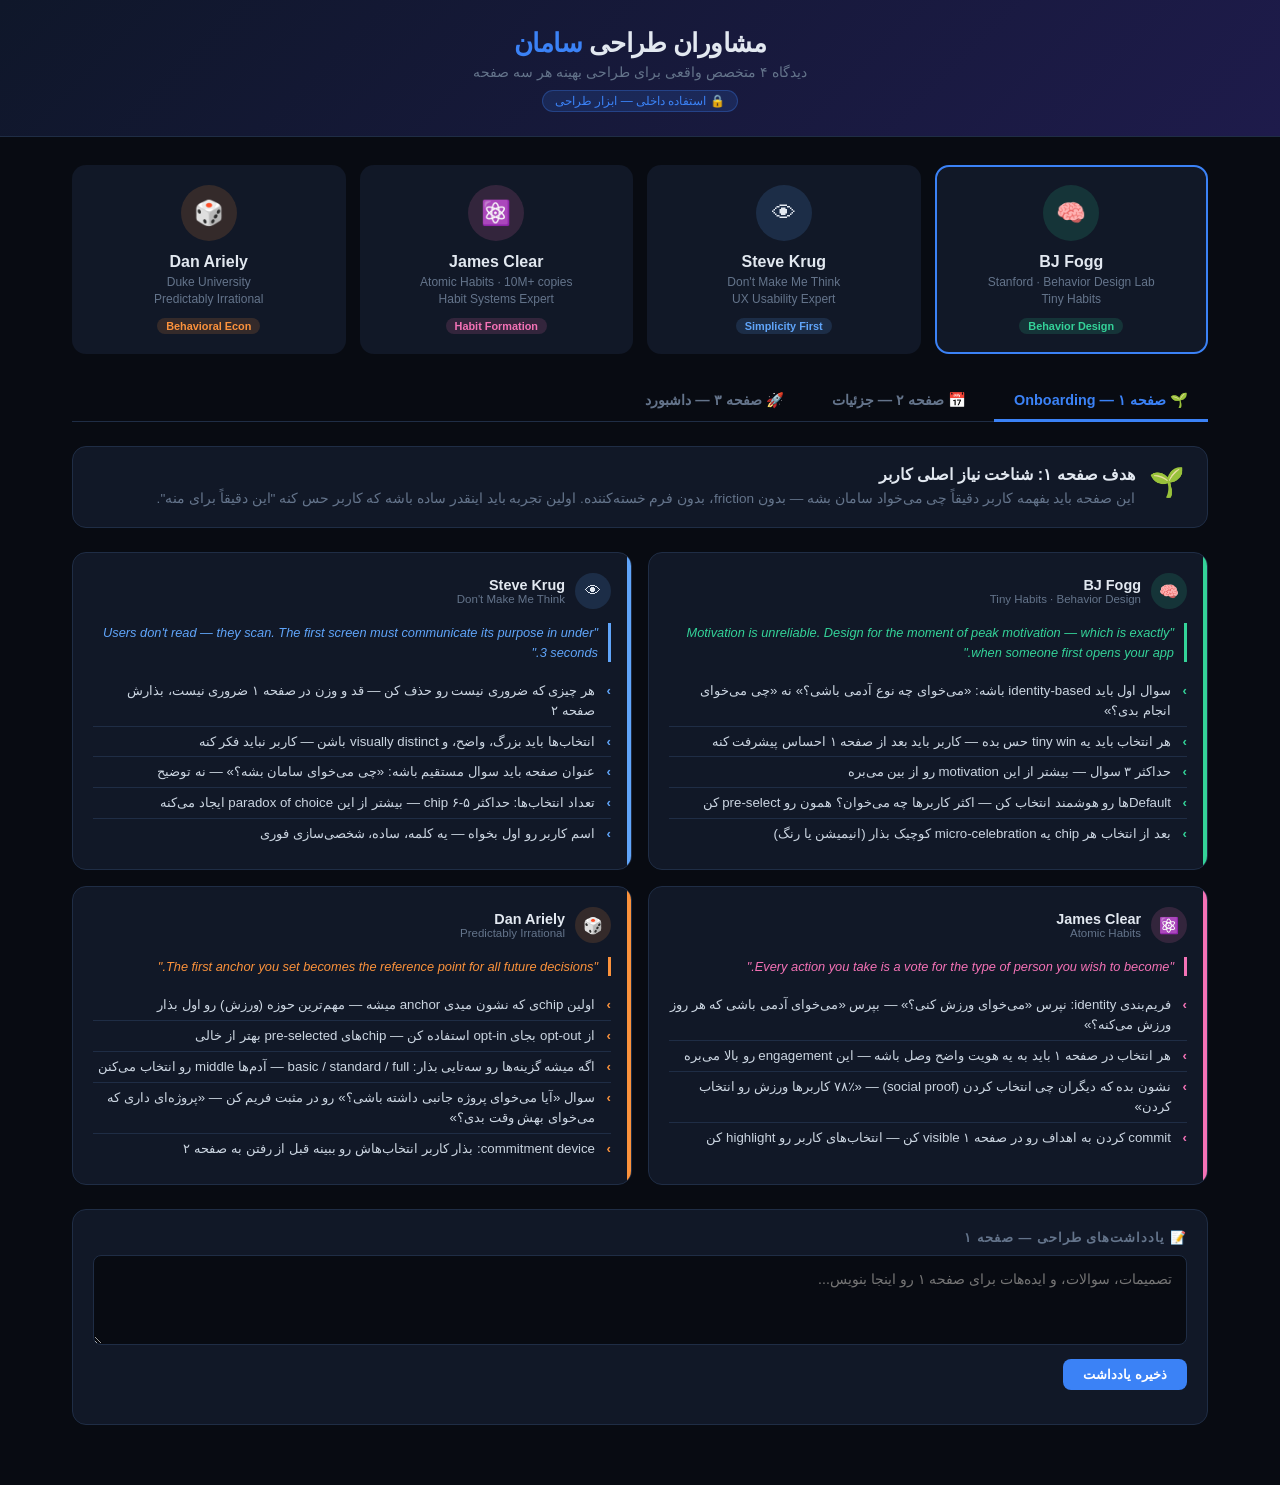
<file: advisors.html>
<!DOCTYPE html>
<html lang="fa" dir="rtl">
<head>
<meta charset="UTF-8">
<meta name="viewport" content="width=device-width, initial-scale=1.0">
<title>مشاوران طراحی — سامان</title>
<style>
  * { box-sizing: border-box; margin: 0; padding: 0; }

  :root {
    --bg:        #080b12;
    --surface:   #111827;
    --surface2:  #1a2235;
    --border:    #1f2d45;
    --accent:    #3b82f6;
    --green:     #34d399;
    --purple:    #a78bfa;
    --orange:    #fb923c;
    --yellow:    #fbbf24;
    --text:      #e2e8f0;
    --muted:     #64748b;
    --radius:    14px;
  }

  body {
    background: var(--bg);
    color: var(--text);
    font-family: 'Segoe UI', Tahoma, Arial, sans-serif;
    min-height: 100vh;
    padding: 0 0 60px;
  }

  /* ── HEADER ── */
  .header {
    background: linear-gradient(135deg, #0f172a 0%, #1e1b4b 100%);
    border-bottom: 1px solid var(--border);
    padding: 28px 32px 24px;
    text-align: center;
  }
  .header h1 { font-size: 1.6rem; font-weight: 800; letter-spacing: -0.5px; }
  .header h1 span { color: var(--accent); }
  .header p { color: var(--muted); font-size: .9rem; margin-top: 6px; }
  .header-badge {
    display: inline-block;
    background: rgba(59,130,246,.15);
    border: 1px solid rgba(59,130,246,.3);
    color: var(--accent);
    font-size: .75rem;
    padding: 3px 12px;
    border-radius: 20px;
    margin-top: 10px;
  }

  /* ── ADVISOR CARDS ROW ── */
  .advisors-row {
    display: grid;
    grid-template-columns: repeat(4, 1fr);
    gap: 14px;
    padding: 28px 32px 0;
    max-width: 1200px;
    margin: 0 auto;
  }
  @media(max-width: 900px) { .advisors-row { grid-template-columns: repeat(2,1fr); } }
  @media(max-width: 560px) { .advisors-row { grid-template-columns: 1fr; } }

  .advisor-card {
    background: var(--surface);
    border: 2px solid transparent;
    border-radius: var(--radius);
    padding: 18px 16px;
    cursor: pointer;
    transition: border-color .2s, transform .15s;
    text-align: center;
  }
  .advisor-card:hover { transform: translateY(-2px); }
  .advisor-card.active { border-color: var(--accent); }

  .adv-avatar {
    width: 56px; height: 56px;
    border-radius: 50%;
    display: flex; align-items: center; justify-content: center;
    font-size: 1.5rem;
    margin: 0 auto 12px;
  }
  .adv-name { font-weight: 700; font-size: 1rem; }
  .adv-role { font-size: .75rem; color: var(--muted); margin-top: 3px; line-height: 1.4; }
  .adv-tag {
    display: inline-block;
    font-size: .68rem; font-weight: 700;
    padding: 2px 9px;
    border-radius: 20px;
    margin-top: 10px;
  }

  /* ── PAGE TABS ── */
  .tabs-wrap {
    max-width: 1200px;
    margin: 28px auto 0;
    padding: 0 32px;
  }
  .tabs {
    display: flex;
    gap: 8px;
    border-bottom: 1px solid var(--border);
    padding-bottom: 0;
  }
  .tab-btn {
    background: none;
    border: none;
    color: var(--muted);
    font-size: .9rem;
    font-weight: 600;
    padding: 10px 20px;
    cursor: pointer;
    border-bottom: 3px solid transparent;
    margin-bottom: -1px;
    transition: color .2s, border-color .2s;
    font-family: inherit;
  }
  .tab-btn:hover { color: var(--text); }
  .tab-btn.active { color: var(--accent); border-bottom-color: var(--accent); }

  /* ── CONTENT AREA ── */
  .content {
    max-width: 1200px;
    margin: 24px auto 0;
    padding: 0 32px;
    display: none;
  }
  .content.active { display: block; }

  /* ── PAGE GOAL BOX ── */
  .page-goal {
    background: var(--surface);
    border: 1px solid var(--border);
    border-radius: var(--radius);
    padding: 18px 22px;
    margin-bottom: 24px;
    display: flex;
    align-items: flex-start;
    gap: 14px;
  }
  .pg-icon { font-size: 1.8rem; flex-shrink: 0; }
  .pg-title { font-weight: 700; font-size: 1rem; margin-bottom: 4px; }
  .pg-desc { font-size: .85rem; color: var(--muted); line-height: 1.6; }

  /* ── ADVICE GRID ── */
  .advice-grid {
    display: grid;
    grid-template-columns: repeat(2, 1fr);
    gap: 16px;
  }
  @media(max-width: 700px) { .advice-grid { grid-template-columns: 1fr; } }

  .advice-card {
    background: var(--surface);
    border: 1px solid var(--border);
    border-radius: var(--radius);
    padding: 20px;
    position: relative;
    overflow: hidden;
  }
  .advice-card::before {
    content: '';
    position: absolute;
    top: 0; right: 0;
    width: 4px; height: 100%;
  }

  .ac-header {
    display: flex;
    align-items: center;
    gap: 10px;
    margin-bottom: 14px;
  }
  .ac-avatar {
    width: 36px; height: 36px;
    border-radius: 50%;
    display: flex; align-items: center; justify-content: center;
    font-size: 1rem; flex-shrink: 0;
  }
  .ac-name { font-weight: 700; font-size: .9rem; }
  .ac-book { font-size: .72rem; color: var(--muted); }

  .ac-quote {
    font-size: .8rem;
    font-style: italic;
    color: var(--accent);
    border-right: 3px solid var(--accent);
    padding-right: 10px;
    margin-bottom: 14px;
    line-height: 1.5;
  }

  .ac-points { list-style: none; }
  .ac-points li {
    font-size: .83rem;
    color: #cbd5e1;
    padding: 5px 0;
    padding-right: 16px;
    position: relative;
    line-height: 1.5;
    border-bottom: 1px solid var(--border);
  }
  .ac-points li:last-child { border-bottom: none; }
  .ac-points li::before {
    content: '›';
    position: absolute;
    right: 0;
    color: var(--accent);
    font-weight: 700;
  }

  /* ── NOTES SECTION ── */
  .notes-section {
    margin-top: 24px;
    background: var(--surface);
    border: 1px solid var(--border);
    border-radius: var(--radius);
    padding: 20px;
  }
  .notes-label {
    font-size: .8rem;
    font-weight: 700;
    color: var(--muted);
    text-transform: uppercase;
    letter-spacing: 1px;
    margin-bottom: 10px;
  }
  .notes-area {
    width: 100%;
    background: var(--bg);
    border: 1px solid var(--border);
    border-radius: 8px;
    color: var(--text);
    font-size: .88rem;
    font-family: inherit;
    padding: 12px 14px;
    resize: vertical;
    min-height: 90px;
    line-height: 1.6;
    direction: rtl;
  }
  .notes-area:focus { outline: none; border-color: var(--accent); }
  .notes-save-btn {
    margin-top: 10px;
    background: var(--accent);
    color: #fff;
    border: none;
    border-radius: 8px;
    padding: 8px 20px;
    font-size: .83rem;
    font-weight: 700;
    cursor: pointer;
    font-family: inherit;
    transition: opacity .2s;
  }
  .notes-save-btn:hover { opacity: .85; }
  .notes-saved { font-size: .78rem; color: var(--green); margin-top: 6px; display: none; }

  /* ── DECISION LOG ── */
  .decision-log {
    margin-top: 14px;
  }
  .decision-item {
    background: var(--surface2);
    border-radius: 8px;
    padding: 10px 14px;
    font-size: .82rem;
    color: #94a3b8;
    margin-bottom: 8px;
    display: flex;
    align-items: flex-start;
    gap: 8px;
    line-height: 1.5;
  }
  .di-time { color: var(--muted); font-size: .72rem; white-space: nowrap; margin-top: 2px; }

  /* color themes per advisor */
  .fogg  { --adv: #34d399; }
  .krug  { --adv: #60a5fa; }
  .clear { --adv: #f472b6; }
  .ariely{ --adv: #fb923c; }

  .advice-card.fogg::before   { background: #34d399; }
  .advice-card.krug::before   { background: #60a5fa; }
  .advice-card.clear::before  { background: #f472b6; }
  .advice-card.ariely::before { background: #fb923c; }

  .fogg  .ac-quote { color: #34d399; border-right-color: #34d399; }
  .krug  .ac-quote { color: #60a5fa; border-right-color: #60a5fa; }
  .clear .ac-quote { color: #f472b6; border-right-color: #f472b6; }
  .ariely .ac-quote { color: #fb923c; border-right-color: #fb923c; }

  .fogg  .ac-points li::before { color: #34d399; }
  .krug  .ac-points li::before { color: #60a5fa; }
  .clear .ac-points li::before { color: #f472b6; }
  .ariely .ac-points li::before { color: #fb923c; }
</style>
</head>
<body>

<div class="header">
  <h1>مشاوران طراحی <span>سامان</span></h1>
  <p>دیدگاه ۴ متخصص واقعی برای طراحی بهینه هر سه صفحه</p>
  <div class="header-badge">🔒 استفاده داخلی — ابزار طراحی</div>
</div>

<!-- ── ADVISOR CARDS ── -->
<div class="advisors-row">

  <div class="advisor-card fogg active" onclick="setAdvisor('fogg',this)">
    <div class="adv-avatar" style="background:rgba(52,211,153,.15)">🧠</div>
    <div class="adv-name">BJ Fogg</div>
    <div class="adv-role">Stanford · Behavior Design Lab<br>Tiny Habits</div>
    <div class="adv-tag" style="background:rgba(52,211,153,.15);color:#34d399">Behavior Design</div>
  </div>

  <div class="advisor-card krug" onclick="setAdvisor('krug',this)">
    <div class="adv-avatar" style="background:rgba(96,165,250,.15)">👁</div>
    <div class="adv-name">Steve Krug</div>
    <div class="adv-role">Don't Make Me Think<br>UX Usability Expert</div>
    <div class="adv-tag" style="background:rgba(96,165,250,.15);color:#60a5fa">Simplicity First</div>
  </div>

  <div class="advisor-card clear" onclick="setAdvisor('clear',this)">
    <div class="adv-avatar" style="background:rgba(244,114,182,.15)">⚛️</div>
    <div class="adv-name">James Clear</div>
    <div class="adv-role">Atomic Habits · 10M+ copies<br>Habit Systems Expert</div>
    <div class="adv-tag" style="background:rgba(244,114,182,.15);color:#f472b6">Habit Formation</div>
  </div>

  <div class="advisor-card ariely" onclick="setAdvisor('ariely',this)">
    <div class="adv-avatar" style="background:rgba(251,146,60,.15)">🎲</div>
    <div class="adv-name">Dan Ariely</div>
    <div class="adv-role">Duke University<br>Predictably Irrational</div>
    <div class="adv-tag" style="background:rgba(251,146,60,.15);color:#fb923c">Behavioral Econ</div>
  </div>

</div>

<!-- ── TABS ── -->
<div class="tabs-wrap">
  <div class="tabs">
    <button class="tab-btn active" onclick="setTab(1,this)">🌱 صفحه ۱ — Onboarding</button>
    <button class="tab-btn" onclick="setTab(2,this)">📅 صفحه ۲ — جزئیات</button>
    <button class="tab-btn" onclick="setTab(3,this)">🚀 صفحه ۳ — داشبورد</button>
  </div>
</div>

<!-- ══════════════════════ PAGE 1 ══════════════════════ -->
<div class="content active" id="tab-1">
  <div class="page-goal">
    <div class="pg-icon">🌱</div>
    <div>
      <div class="pg-title">هدف صفحه ۱: شناخت نیاز اصلی کاربر</div>
      <div class="pg-desc">این صفحه باید بفهمه کاربر دقیقاً چی می‌خواد سامان بشه — بدون friction، بدون فرم خسته‌کننده. اولین تجربه باید اینقدر ساده باشه که کاربر حس کنه "این دقیقاً برای منه".</div>
    </div>
  </div>

  <div class="advice-grid">

    <div class="advice-card fogg">
      <div class="ac-header">
        <div class="ac-avatar" style="background:rgba(52,211,153,.15)">🧠</div>
        <div><div class="ac-name">BJ Fogg</div><div class="ac-book">Tiny Habits · Behavior Design</div></div>
      </div>
      <div class="ac-quote">"Motivation is unreliable. Design for the moment of peak motivation — which is exactly when someone first opens your app."</div>
      <ul class="ac-points">
        <li>سوال اول باید identity-based باشه: «می‌خوای چه نوع آدمی باشی؟» نه «چی می‌خوای انجام بدی؟»</li>
        <li>هر انتخاب باید یه tiny win حس بده — کاربر باید بعد از صفحه ۱ احساس پیشرفت کنه</li>
        <li>حداکثر ۳ سوال — بیشتر از این motivation رو از بین می‌بره</li>
        <li>Default‌ها رو هوشمند انتخاب کن — اکثر کاربرها چه می‌خوان؟ همون رو pre-select کن</li>
        <li>بعد از انتخاب هر chip یه micro-celebration کوچیک بذار (انیمیشن یا رنگ)</li>
      </ul>
    </div>

    <div class="advice-card krug">
      <div class="ac-header">
        <div class="ac-avatar" style="background:rgba(96,165,250,.15)">👁</div>
        <div><div class="ac-name">Steve Krug</div><div class="ac-book">Don't Make Me Think</div></div>
      </div>
      <div class="ac-quote">"Users don't read — they scan. The first screen must communicate its purpose in under 3 seconds."</div>
      <ul class="ac-points">
        <li>هر چیزی که ضروری نیست رو حذف کن — قد و وزن در صفحه ۱ ضروری نیست، بذارش صفحه ۲</li>
        <li>انتخاب‌ها باید بزرگ، واضح، و visually distinct باشن — کاربر نباید فکر کنه</li>
        <li>عنوان صفحه باید سوال مستقیم باشه: «چی می‌خوای سامان بشه؟» — نه توضیح</li>
        <li>تعداد انتخاب‌ها: حداکثر ۵-۶ chip — بیشتر از این paradox of choice ایجاد می‌کنه</li>
        <li>اسم کاربر رو اول بخواه — یه کلمه، ساده، شخصی‌سازی فوری</li>
      </ul>
    </div>

    <div class="advice-card clear">
      <div class="ac-header">
        <div class="ac-avatar" style="background:rgba(244,114,182,.15)">⚛️</div>
        <div><div class="ac-name">James Clear</div><div class="ac-book">Atomic Habits</div></div>
      </div>
      <div class="ac-quote">"Every action you take is a vote for the type of person you wish to become."</div>
      <ul class="ac-points">
        <li>فریم‌بندی identity: نپرس «می‌خوای ورزش کنی؟» — بپرس «می‌خوای آدمی باشی که هر روز ورزش می‌کنه؟»</li>
        <li>هر انتخاب در صفحه ۱ باید به یه هویت واضح وصل باشه — این engagement رو بالا می‌بره</li>
        <li>نشون بده که دیگران چی انتخاب کردن (social proof) — «۷۸٪ کاربرها ورزش رو انتخاب کردن»</li>
        <li>commit کردن به اهداف رو در صفحه ۱ visible کن — انتخاب‌های کاربر رو highlight کن</li>
      </ul>
    </div>

    <div class="advice-card ariely">
      <div class="ac-header">
        <div class="ac-avatar" style="background:rgba(251,146,60,.15)">🎲</div>
        <div><div class="ac-name">Dan Ariely</div><div class="ac-book">Predictably Irrational</div></div>
      </div>
      <div class="ac-quote">"The first anchor you set becomes the reference point for all future decisions."</div>
      <ul class="ac-points">
        <li>اولین chip‌ی که نشون میدی anchor میشه — مهم‌ترین حوزه (ورزش) رو اول بذار</li>
        <li>از opt-out بجای opt-in استفاده کن — chip‌های pre-selected بهتر از خالی</li>
        <li>اگه میشه گزینه‌ها رو سه‌تایی بذار: basic / standard / full — آدم‌ها middle رو انتخاب می‌کنن</li>
        <li>سوال «آیا می‌خوای پروژه جانبی داشته باشی؟» رو در مثبت فریم کن — «پروژه‌ای داری که می‌خوای بهش وقت بدی؟»</li>
        <li>commitment device: بذار کاربر انتخاب‌هاش رو ببینه قبل از رفتن به صفحه ۲</li>
      </ul>
    </div>

  </div>

  <div class="notes-section">
    <div class="notes-label">📝 یادداشت‌های طراحی — صفحه ۱</div>
    <textarea class="notes-area" id="notes-1" placeholder="تصمیمات، سوالات، و ایده‌هات برای صفحه ۱ رو اینجا بنویس..."></textarea>
    <button class="notes-save-btn" onclick="saveNote(1)">ذخیره یادداشت</button>
    <div class="notes-saved" id="saved-1">✓ ذخیره شد</div>
    <div class="decision-log" id="log-1"></div>
  </div>
</div>

<!-- ══════════════════════ PAGE 2 ══════════════════════ -->
<div class="content" id="tab-2">
  <div class="page-goal">
    <div class="pg-icon">📅</div>
    <div>
      <div class="pg-title">هدف صفحه ۲: جمع‌آوری جزئیات هر حوزه</div>
      <div class="pg-desc">این صفحه فقط سوال‌هایی رو نشون میده که کاربر در صفحه ۱ انتخاب کرده. هر سوال باید دقیقاً یه چیز مشخص رو بپرسه — نه بیشتر. هدف: کمترین friction برای بیشترین اطلاعات مفید.</div>
    </div>
  </div>

  <div class="advice-grid">

    <div class="advice-card fogg">
      <div class="ac-header">
        <div class="ac-avatar" style="background:rgba(52,211,153,.15)">🧠</div>
        <div><div class="ac-name">BJ Fogg</div><div class="ac-book">Tiny Habits · Behavior Design</div></div>
      </div>
      <div class="ac-quote">"Ask only what you need right now. Every extra question reduces completion rate."</div>
      <ul class="ac-points">
        <li>برای ورزش: فقط هدف و تعداد روز — بقیه (ساعت، نوع تمرین) بذارش برای بعد</li>
        <li>سوال‌ها رو کوچیک کن: «چند روز در هفته؟» با slider بهتر از هر چیز دیگه‌ایه</li>
        <li>برای تغذیه: یه سوال — «چه نوع رژیمی؟» با ۳-۴ انتخاب واضح. نه بیشتر</li>
        <li>اگه کاربر چیزی رو انتخاب نکرد (مثلاً تغذیه) هیچ سوالی نپرس — invisible باشه</li>
        <li>progress indicator واضح باشه — کاربر باید بدونه چقدر مونده</li>
      </ul>
    </div>

    <div class="advice-card krug">
      <div class="ac-header">
        <div class="ac-avatar" style="background:rgba(96,165,250,.15)">👁</div>
        <div><div class="ac-name">Steve Krug</div><div class="ac-book">Don't Make Me Think</div></div>
      </div>
      <div class="ac-quote">"If something requires a long explanation, it's a sign the design has failed."</div>
      <ul class="ac-points">
        <li>هر section یه heading واضح داشته باشه — «⏰ ساعت کاریت» بجای «مشخصات شغلی»</li>
        <li>time picker‌ها رو با مقدار پیش‌فرض معقول بذار — کاربر فقط اصلاح می‌کنه، از صفر شروع نمی‌کنه</li>
        <li>label‌ها باید human باشن: «کی بیدار میشی؟» نه «ساعت بیداری»</li>
        <li>هر section رو با divider جدا کن — چشم باید بتونه صفحه رو scan کنه</li>
        <li>اگه یه سوال برای همه sections مشترکه (مثل بیداری/خواب) یه بار بپرس، نه چند بار</li>
      </ul>
    </div>

    <div class="advice-card clear">
      <div class="ac-header">
        <div class="ac-avatar" style="background:rgba(244,114,182,.15)">⚛️</div>
        <div><div class="ac-name">James Clear</div><div class="ac-book">Atomic Habits</div></div>
      </div>
      <div class="ac-quote">"Habit stacking: pair your new habit with an existing behavior. Ask about existing schedule first."</div>
      <ul class="ac-points">
        <li>ابتدا بپرس کاربر الان چه روتینی داره — بعد پیشنهاد بده ورزش کجا fit میشه</li>
        <li>برای ورزش: ساعت بپرس، بعد یه پیشنهاد بده «معمولاً بعد از بیداری بهتره» — راهنمایی کن</li>
        <li>habit stacking prompt: «ورزشت رو بعد از کدوم کار روزانه انجام می‌دی؟»</li>
        <li>نشون بده که ترکیب اهداف انتخابی چقدر با هم سازگارن — اگه conflict دارن هشدار بده</li>
      </ul>
    </div>

    <div class="advice-card ariely">
      <div class="ac-header">
        <div class="ac-avatar" style="background:rgba(251,146,60,.15)">🎲</div>
        <div><div class="ac-name">Dan Ariely</div><div class="ac-book">Predictably Irrational</div></div>
      </div>
      <div class="ac-quote">"People don't know what they want until they see it. Show them options, not blank fields."</div>
      <ul class="ac-points">
        <li>جای blank input، گزینه‌های از پیش تعریف‌شده بده — کاربر ۶ صبح رو با slider انتخاب می‌کنه نه تایپ</li>
        <li>anchoring در مدت ورزش: اگه ۴۵ دقیقه رو default بذاری، اکثر همونو نگه می‌دارن</li>
        <li>برای نوع تغذیه، گزینه «همه چیزخور» رو اول بذار — این anchor میشه</li>
        <li>نشون بده که آدم‌های مشابه چی انتخاب کردن: «اکثر کاربرها با هدف عضله‌سازی ۴ روز تمرین می‌کنن»</li>
        <li>اگه کاربر داره exit می‌کنه، با یه nudge نگهش دار: «فقط ۲ سوال مونده!»</li>
      </ul>
    </div>

  </div>

  <div class="notes-section">
    <div class="notes-label">📝 یادداشت‌های طراحی — صفحه ۲</div>
    <textarea class="notes-area" id="notes-2" placeholder="تصمیمات، سوالات، و ایده‌هات برای صفحه ۲ رو اینجا بنویس..."></textarea>
    <button class="notes-save-btn" onclick="saveNote(2)">ذخیره یادداشت</button>
    <div class="notes-saved" id="saved-2">✓ ذخیره شد</div>
    <div class="decision-log" id="log-2"></div>
  </div>
</div>

<!-- ══════════════════════ PAGE 3 ══════════════════════ -->
<div class="content" id="tab-3">
  <div class="page-goal">
    <div class="pg-icon">🚀</div>
    <div>
      <div class="pg-title">هدف صفحه ۳: داشبوردی که آرامش و انگیزه میده</div>
      <div class="pg-desc">این داشبورد هدف اصلی محصوله. باید در ۲ ثانیه قابل scan باشه، حس پیشرفت بده، و کاربر رو هر روز برگردونه. نه اطلاعات زیاد — بلکه اطلاعات درست در جای درست.</div>
    </div>
  </div>

  <div class="advice-grid">

    <div class="advice-card fogg">
      <div class="ac-header">
        <div class="ac-avatar" style="background:rgba(52,211,153,.15)">🧠</div>
        <div><div class="ac-name">BJ Fogg</div><div class="ac-book">Tiny Habits · Behavior Design</div></div>
      </div>
      <div class="ac-quote">"After a tiny habit, celebrate immediately. The feeling of success is what wires the habit into the brain."</div>
      <ul class="ac-points">
        <li>وقتی کاربر یه عادت رو tick می‌کنه، یه celebration کوچیک نشون بده — انیمیشن، رنگ، صدا</li>
        <li>داشبورد باید «برنامه امروز» رو اول نشون بده — نه آمار کلی</li>
        <li>هر item در لیست روزانه باید tiny و قابل انجام باشه — نه «ورزش ۹۰ دقیقه» بلکه «رفتن به باشگاه»</li>
        <li>motivation trigger: اگه کاربر اول صبح داشبورد رو باز کنه، یه پیام انگیزشی کوتاه نشون بده</li>
        <li>از دست دادن streak باید بدون قضاوت باشه — «فردا دوباره شروع کن» نه «خراب کردی»</li>
      </ul>
    </div>

    <div class="advice-card krug">
      <div class="ac-header">
        <div class="ac-avatar" style="background:rgba(96,165,250,.15)">👁</div>
        <div><div class="ac-name">Steve Krug</div><div class="ac-book">Don't Make Me Think</div></div>
      </div>
      <div class="ac-quote">"The most important thing about a dashboard is that users should be able to understand their status at a glance."</div>
      <ul class="ac-points">
        <li>hierarchy واضح: امروز → این هفته → کلی. نه برعکس</li>
        <li>هر card در داشبورد فقط یه چیز بگه — یه number، یه status، یه action</li>
        <li>رنگ‌ها باید معنی داشته باشن و consistent باشن: سبز = انجام شد، خاکستری = باقیمونده</li>
        <li>دکمه ویرایش باید visible باشه ولی dominant نباشه — کوچیک ولی قابل پیدا کردن</li>
        <li>اگه کاربر هیچ چیزی برای امروز نداره، داشبورد خالی نشون نده — empty state راهنما باشه</li>
      </ul>
    </div>

    <div class="advice-card clear">
      <div class="ac-header">
        <div class="ac-avatar" style="background:rgba(244,114,182,.15)">⚛️</div>
        <div><div class="ac-name">James Clear</div><div class="ac-book">Atomic Habits</div></div>
      </div>
      <div class="ac-quote">"Never miss twice. The first mistake is never the problem — it's the spiral of repeated mistakes."</div>
      <ul class="ac-points">
        <li>streak tracking برای هر عادت — visualize کن، نه فقط عدد بنویس</li>
        <li>«never miss twice» rule رو در UI بذار: اگه دیروز miss شد، امروز highlight بشه</li>
        <li>habit stacking رو در داشبورد نشون بده: «بعد از صبحانه ← ورزش ← دوش»</li>
        <li>هفتگی review بذار: «این هفته ۵ از ۷ روز ورزش کردی — عالیه»</li>
        <li>identity reinforcement: «تو کسی هستی که [هدف] انجام میده» — این رو visible کن</li>
      </ul>
    </div>

    <div class="advice-card ariely">
      <div class="ac-header">
        <div class="ac-avatar" style="background:rgba(251,146,60,.15)">🎲</div>
        <div><div class="ac-name">Dan Ariely</div><div class="ac-book">Predictably Irrational</div></div>
      </div>
      <div class="ac-quote">"Loss aversion is twice as powerful as the pleasure of gains. Show what's at stake."</div>
      <ul class="ac-points">
        <li>loss framing: «اگه امروز ورزش نکنی، streak ۵ روزه‌ات میشکنه» قوی‌تر از «امروز ورزش کن»</li>
        <li>sunk cost رو positive کن: «تا اینجا X روز اومدی — ادامه بده»</li>
        <li>ownership effect: کاری کن کاربر داشبورد رو «مال خودش» بدونه — اسم، رنگ، شخصی‌سازی</li>
        <li>completion bias: آیتم‌های نزدیک به تموم شدن رو اول نشون بده — آدم‌ها چیزی رو که نزدیکه تموم میشن</li>
        <li>variable reward: گاهی یه surprise نشون بده — «امروز هفتمین روز متوالیته — یه milestone!»</li>
      </ul>
    </div>

  </div>

  <div class="notes-section">
    <div class="notes-label">📝 یادداشت‌های طراحی — صفحه ۳</div>
    <textarea class="notes-area" id="notes-3" placeholder="تصمیمات، سوالات، و ایده‌هات برای صفحه ۳ رو اینجا بنویس..."></textarea>
    <button class="notes-save-btn" onclick="saveNote(3)">ذخیره یادداشت</button>
    <div class="notes-saved" id="saved-3">✓ ذخیره شد</div>
    <div class="decision-log" id="log-3"></div>
  </div>
</div>

<script>
// ── Tab switching ──
function setTab(n, btn) {
  document.querySelectorAll('.tab-btn').forEach(b => b.classList.remove('active'));
  document.querySelectorAll('.content').forEach(c => c.classList.remove('active'));
  btn.classList.add('active');
  document.getElementById('tab-' + n).classList.add('active');
}

// ── Advisor highlight (cosmetic only) ──
function setAdvisor(name, card) {
  document.querySelectorAll('.advisor-card').forEach(c => c.classList.remove('active'));
  card.classList.add('active');
}

// ── Notes: save to localStorage ──
function saveNote(page) {
  const text = document.getElementById('notes-' + page).value.trim();
  if (!text) return;
  const key = 'saman_design_notes_' + page;
  const notes = JSON.parse(localStorage.getItem(key) || '[]');
  const now = new Date();
  const time = now.toLocaleDateString('fa-IR') + ' ' + now.toLocaleTimeString('fa-IR', {hour:'2-digit',minute:'2-digit'});
  notes.push({ text, time });
  localStorage.setItem(key, JSON.stringify(notes));
  document.getElementById('notes-' + page).value = '';
  const saved = document.getElementById('saved-' + page);
  saved.style.display = 'block';
  setTimeout(() => saved.style.display = 'none', 2000);
  renderLog(page);
}

// ── Notes: render log ──
function renderLog(page) {
  const key = 'saman_design_notes_' + page;
  const notes = JSON.parse(localStorage.getItem(key) || '[]');
  const log = document.getElementById('log-' + page);
  if (!notes.length) { log.innerHTML = ''; return; }
  log.innerHTML = notes.slice().reverse().map(n => `
    <div class="decision-item">
      <span style="flex:1">${n.text}</span>
      <span class="di-time">${n.time}</span>
    </div>
  `).join('');
}

// ── Init: restore notes ──
document.addEventListener('DOMContentLoaded', () => {
  [1,2,3].forEach(renderLog);
});
</script>

</body>
</html>
</file>
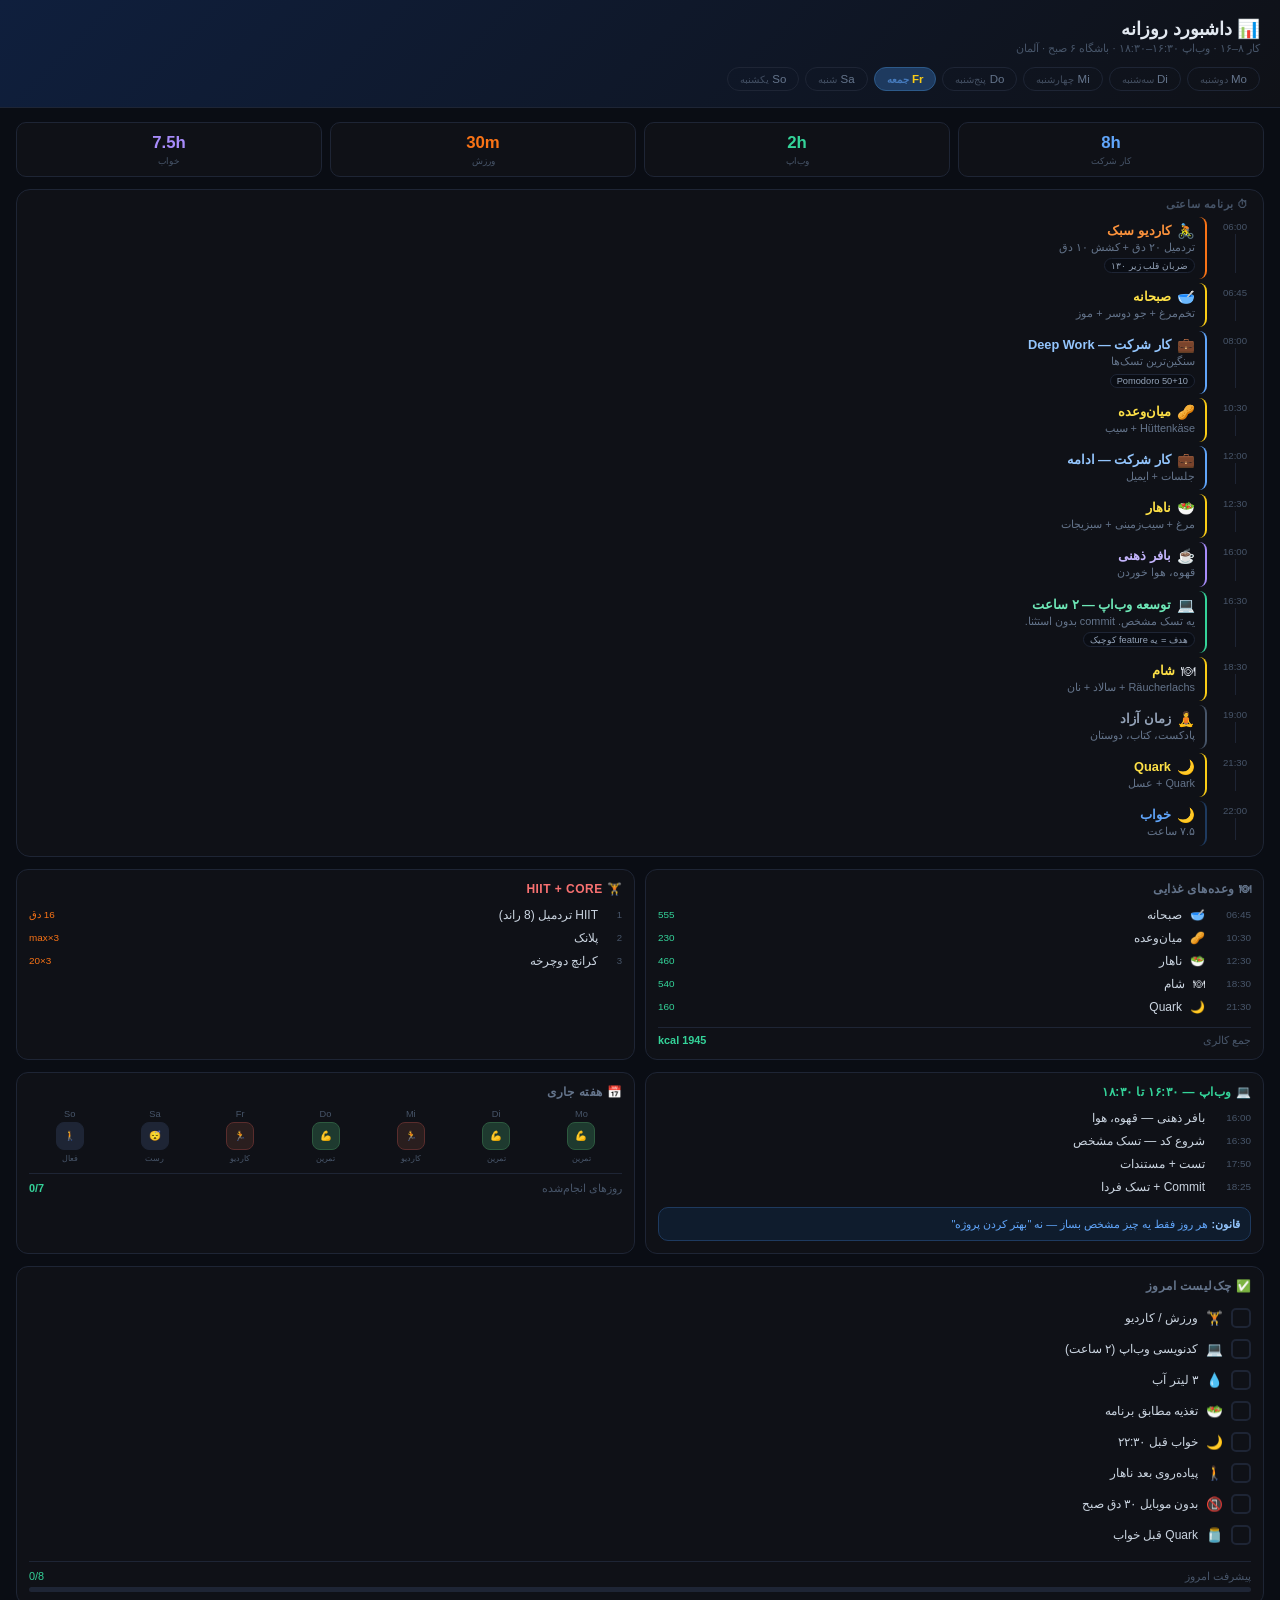
<file: daily_dashboard.html>
<!DOCTYPE html>
<html lang="fa" dir="rtl">
<head>
<meta charset="UTF-8">
<style>
  * { box-sizing: border-box; margin: 0; padding: 0; }
  body { font-family: 'Segoe UI', Tahoma, sans-serif; background: #0a0d14; color: #e2e8f0; direction: rtl; }

  /* Header */
  .header { background: linear-gradient(135deg, #0f1f3d 0%, #0f1117 100%); padding: 18px 20px 14px; border-bottom: 1px solid #1e2535; }
  .header h1 { font-size: 1.15rem; color: #e2e8f0; font-weight: 700; }
  .header .sub { font-size: 0.7rem; color: #475569; margin-top: 2px; }
  .day-strip { display: flex; gap: 6px; margin-top: 12px; overflow-x: auto; padding-bottom: 2px; }
  .day-btn { padding: 5px 12px; border-radius: 14px; border: 1px solid #1e2535; background: transparent; color: #64748b; cursor: pointer; font-size: 0.72rem; white-space: nowrap; transition: all 0.2s; flex-shrink: 0; }
  .day-btn.active { background: #1e3a5f; color: #60a5fa; border-color: #2d5a8a; font-weight: 700; }
  .day-btn.train { }
  .day-btn.rest-d { }

  /* Main layout */
  .main { padding: 14px 16px; display: flex; flex-direction: column; gap: 12px; }

  /* Timeline */
  .timeline-wrap { background: #0f1117; border-radius: 14px; border: 1px solid #1e2535; overflow: hidden; }
  .section-label { font-size: 0.68rem; font-weight: 700; color: #475569; padding: 8px 14px 4px; letter-spacing: 0.05em; text-transform: uppercase; }
  .timeline { display: flex; flex-direction: column; padding: 0 0 8px; }
  .tblock { display: flex; align-items: stretch; gap: 0; position: relative; }
  .tblock:hover .tblock-content { background: #141b2d; }
  .time-col { width: 56px; flex-shrink: 0; display: flex; flex-direction: column; align-items: center; padding: 6px 0; }
  .time-txt { font-size: 0.6rem; color: #475569; white-space: nowrap; }
  .time-line { flex: 1; width: 1px; background: #1e2535; margin: 2px 0; }
  .dot { width: 8px; height: 8px; border-radius: 50%; flex-shrink: 0; margin: 4px 0; }
  .tblock-content { flex: 1; padding: 6px 10px 6px 6px; border-right: 2px solid transparent; margin: 2px 0; border-radius: 0 8px 8px 0; transition: background 0.15s; }
  .tblock-icon { font-size: 0.9rem; float: right; margin-left: 6px; }
  .tblock-title { font-size: 0.8rem; font-weight: 600; margin-bottom: 2px; }
  .tblock-desc { font-size: 0.68rem; color: #64748b; line-height: 1.4; }
  .tblock-tag { display: inline-block; font-size: 0.58rem; padding: 1px 6px; border-radius: 8px; margin-top: 3px; background: #0a0d14; border: 1px solid #1e2535; color: #94a3b8; }

  /* Color coding */
  .c-wake  { border-color: #6366f1; } .c-wake  .dot { background: #6366f1; } .c-wake  .tblock-title { color: #a5b4fc; }
  .c-gym   { border-color: #f97316; } .c-gym   .dot { background: #f97316; } .c-gym   .tblock-title { color: #fb923c; }
  .c-food  { border-color: #facc15; } .c-food  .dot { background: #facc15; } .c-food  .tblock-title { color: #fde047; }
  .c-work  { border-color: #60a5fa; } .c-work  .dot { background: #60a5fa; } .c-work  .tblock-title { color: #93c5fd; }
  .c-buf   { border-color: #a78bfa; } .c-buf   .dot { background: #a78bfa; } .c-buf   .tblock-title { color: #c4b5fd; }
  .c-code  { border-color: #34d399; } .c-code  .dot { background: #34d399; } .c-code  .tblock-title { color: #6ee7b7; }
  .c-free  { border-color: #475569; } .c-free  .dot { background: #475569; } .c-free  .tblock-title { color: #94a3b8; }
  .c-sleep { border-color: #1e3a5f; } .c-sleep .dot { background: #2d4a8a; } .c-sleep .tblock-title { color: #60a5fa; }

  /* Stats row */
  .stats-row { display: grid; grid-template-columns: repeat(4, 1fr); gap: 8px; }
  .stat-card { background: #0f1117; border-radius: 10px; padding: 10px 8px; text-align: center; border: 1px solid #1e2535; }
  .stat-val { font-size: 1.05rem; font-weight: 700; }
  .stat-lbl { font-size: 0.58rem; color: #475569; margin-top: 2px; }
  .s-work { color: #60a5fa; }
  .s-code { color: #34d399; }
  .s-gym  { color: #f97316; }
  .s-sleep{ color: #a78bfa; }

  /* Cards */
  .cards-row { display: grid; grid-template-columns: 1fr 1fr; gap: 10px; }
  .info-card { background: #0f1117; border-radius: 12px; padding: 12px; border: 1px solid #1e2535; }
  .info-card h3 { font-size: 0.75rem; color: #64748b; margin-bottom: 8px; font-weight: 600; text-transform: uppercase; letter-spacing: 0.04em; }
  .meal-line { display: flex; align-items: center; gap: 8px; padding: 4px 0; border-bottom: 1px solid #0f1117; font-size: 0.75rem; }
  .meal-line:last-child { border-bottom: none; }
  .meal-time-sm { font-size: 0.62rem; color: #475569; min-width: 38px; }
  .meal-name-sm { flex: 1; color: #cbd5e1; }
  .meal-kcal { font-size: 0.62rem; color: #34d399; white-space: nowrap; }

  .workout-line { display: flex; align-items: center; gap: 8px; padding: 4px 0; border-bottom: 1px solid #0f1117; font-size: 0.75rem; }
  .workout-line:last-child { border-bottom: none; }
  .ex-num { font-size: 0.6rem; color: #475569; min-width: 16px; }
  .ex-name { flex: 1; color: #cbd5e1; }
  .ex-sets { font-size: 0.62rem; color: #f97316; white-space: nowrap; }

  /* Habit tracker */
  .habits-card { background: #0f1117; border-radius: 12px; padding: 12px; border: 1px solid #1e2535; }
  .habits-card h3 { font-size: 0.75rem; color: #64748b; margin-bottom: 10px; font-weight: 600; text-transform: uppercase; letter-spacing: 0.04em; }
  .habit-row { display: flex; align-items: center; gap: 8px; padding: 5px 0; border-bottom: 1px solid #0f1117; }
  .habit-row:last-child { border-bottom: none; }
  .habit-check { width: 20px; height: 20px; border-radius: 5px; border: 2px solid #1e2535; background: transparent; cursor: pointer; display: flex; align-items: center; justify-content: center; font-size: 0.65rem; flex-shrink: 0; transition: all 0.2s; }
  .habit-check.done { background: #34d399; border-color: #34d399; color: #0a0d14; font-weight: 700; }
  .habit-label { flex: 1; font-size: 0.75rem; color: #cbd5e1; }
  .habit-icon { font-size: 0.85rem; }

  /* Progress bar */
  .prog-card { background: #0f1117; border-radius: 12px; padding: 12px; border: 1px solid #1e2535; }
  .prog-card h3 { font-size: 0.75rem; color: #64748b; margin-bottom: 10px; font-weight: 600; text-transform: uppercase; letter-spacing: 0.04em; }
  .prog-item { margin-bottom: 10px; }
  .prog-item:last-child { margin-bottom: 0; }
  .prog-header { display: flex; justify-content: space-between; font-size: 0.7rem; margin-bottom: 4px; }
  .prog-name { color: #94a3b8; }
  .prog-val { font-weight: 600; }
  .prog-bar { height: 5px; background: #1e2535; border-radius: 3px; overflow: hidden; }
  .prog-fill { height: 100%; border-radius: 3px; transition: width 0.5s; }

  /* Week mini calendar */
  .week-card { background: #0f1117; border-radius: 12px; padding: 12px; border: 1px solid #1e2535; }
  .week-card h3 { font-size: 0.75rem; color: #64748b; margin-bottom: 10px; font-weight: 600; text-transform: uppercase; letter-spacing: 0.04em; }
  .week-row-cal { display: flex; gap: 4px; }
  .week-day-cal { flex: 1; display: flex; flex-direction: column; align-items: center; gap: 3px; }
  .wdc-label { font-size: 0.58rem; color: #475569; }
  .wdc-dot { width: 28px; height: 28px; border-radius: 8px; display: flex; align-items: center; justify-content: center; font-size: 0.6rem; font-weight: 700; border: 1px solid #1e2535; cursor: pointer; transition: all 0.2s; }
  .wdc-dot.today { border-color: #60a5fa; color: #60a5fa; }
  .wdc-dot.train-day { background: #1e3a2f; color: #34d399; border-color: #2d5a3f; }
  .wdc-dot.cardio-day { background: #2a1e1e; color: #f87171; border-color: #5a2d2d; }
  .wdc-dot.rest-day2 { background: #1e2535; color: #475569; }
  .wdc-dot.done-day { background: #34d399 !important; color: #0a0d14 !important; border-color: #34d399 !important; }
  .wdc-type { font-size: 0.52rem; color: #475569; text-align: center; }

  /* Notes */
  .note-box { background: #0f1c2d; border: 1px solid #1e3a5f; border-radius: 10px; padding: 10px 12px; font-size: 0.75rem; color: #60a5fa; line-height: 1.7; }
  .note-box strong { color: #93c5fd; }

  .rest-note { background: #1a1a2e; border: 1px solid #2d2d5a; border-radius: 12px; padding: 16px; text-align: center; }
  .rest-note .big { font-size: 2rem; margin-bottom: 8px; }
  .rest-note h3 { font-size: 0.9rem; color: #a78bfa; margin-bottom: 6px; }
  .rest-note p { font-size: 0.75rem; color: #64748b; line-height: 1.6; }
</style>
</head>
<body>

<div class="header">
  <h1>📊 داشبورد روزانه</h1>
  <div class="sub">کار ۸–۱۶ · وب‌اپ ۱۶:۳۰–۱۸:۳۰ · باشگاه ۶ صبح · آلمان</div>
  <div class="day-strip" id="dayStrip"></div>
</div>

<div class="main" id="mainContent"></div>

<script>
const days = [
  { de:'Mo', fa:'دوشنبه', type:'train', gym:'سینه + سه‌سر', gymColor:'#60a5fa',
    exercises:[
      { name:'پرس سینه هالتر', sets:'4×6-8' },
      { name:'پرس دمبل زاویه‌دار', sets:'3×8-10' },
      { name:'فلای دمبل', sets:'3×12' },
      { name:'پشت بازو سیمکش', sets:'3×10-12' },
      { name:'پشت بازو دمبل', sets:'3×12' },
    ]
  },
  { de:'Di', fa:'سه‌شنبه', type:'train', gym:'پشت + دوسر', gymColor:'#34d399',
    exercises:[
      { name:'ددلیفت رومانیایی', sets:'4×6-8' },
      { name:'زیربغل سیمکش', sets:'4×8-10' },
      { name:'پشت بازو هالتر خم', sets:'3×10' },
      { name:'جلو بازو هالتر', sets:'3×8-10' },
      { name:'جلو بازو چکشی', sets:'3×12' },
    ]
  },
  { de:'Mi', fa:'چهارشنبه', type:'cardio', gym:'کاردیو سبک', gymColor:'#f87171',
    exercises:[
      { name:'تردمیل / دوچرخه ثابت', sets:'20 دق' },
      { name:'کشش کامل بدن', sets:'10 دق' },
    ]
  },
  { de:'Do', fa:'پنج‌شنبه', type:'train', gym:'پا + شانه', gymColor:'#f97316',
    exercises:[
      { name:'اسکوات هالتر', sets:'4×6-8' },
      { name:'پرس پا', sets:'3×10-12' },
      { name:'ساق پا ایستاده', sets:'4×15' },
      { name:'پرس سرشانه دمبل', sets:'3×10' },
      { name:'نشر جانب دمبل', sets:'3×12-15' },
    ]
  },
  { de:'Fr', fa:'جمعه', type:'cardio', gym:'HIIT + Core', gymColor:'#f87171',
    exercises:[
      { name:'HIIT تردمیل (8 راند)', sets:'16 دق' },
      { name:'پلانک', sets:'3×max' },
      { name:'کرانچ دوچرخه', sets:'3×20' },
    ]
  },
  { de:'Sa', fa:'شنبه', type:'rest', gym:'استراحت کامل', gymColor:'#475569', exercises:[] },
  { de:'So', fa:'یکشنبه', type:'rest-active', gym:'استراحت فعال', gymColor:'#475569', exercises:[] },
];

const meals = {
  train: [
    { time:'05:15', icon:'⚡', name:'پیش‌وعده ورزش', desc:'موز + کره بادام‌زمینی', kcal:'220' },
    { time:'07:00', icon:'🍳', name:'صبحانه Post-Workout', desc:'تخم‌مرغ + جو دوسر + Skyr', kcal:'750' },
    { time:'10:30', icon:'🥜', name:'میان‌وعده', desc:'Hüttenkäse + Vollkornbrot', kcal:'350' },
    { time:'12:30', icon:'🥗', name:'ناهار', desc:'مرغ + برنج قهوه‌ای + قارچ', kcal:'620' },
    { time:'15:30', icon:'🍎', name:'میان‌وعده ۲', desc:'Skyr + بلوبری + آجیل', kcal:'300' },
    { time:'18:30', icon:'🍽', name:'شام', desc:'Räucherlachs + سیب‌زمینی + سالاد', kcal:'630' },
    { time:'21:30', icon:'🌙', name:'Quark قبل خواب', desc:'Quark + عسل + دارچین', kcal:'200' },
  ],
  cardio: [
    { time:'06:45', icon:'🥣', name:'صبحانه', desc:'تخم‌مرغ + جو دوسر + موز', kcal:'555' },
    { time:'10:30', icon:'🥜', name:'میان‌وعده', desc:'Hüttenkäse + سیب', kcal:'230' },
    { time:'12:30', icon:'🥗', name:'ناهار', desc:'مرغ + سیب‌زمینی + سبزیجات', kcal:'460' },
    { time:'18:30', icon:'🍽', name:'شام', desc:'Räucherlachs + سالاد + نان', kcal:'540' },
    { time:'21:30', icon:'🌙', name:'Quark', desc:'Quark + عسل', kcal:'160' },
  ],
  rest: [
    { time:'08:00', icon:'🥞', name:'صبحانه آرام', desc:'تخم‌مرغ + نان + Hüttenkäse', kcal:'580' },
    { time:'13:00', icon:'🍳', name:'ناهار', desc:'مرغ + قارچ + سبزیجات + برنج', kcal:'530' },
    { time:'18:30', icon:'🍽', name:'شام', desc:'ماهی + سالاد + سیب‌زمینی شیرین', kcal:'590' },
    { time:'21:30', icon:'🌙', name:'Quark', desc:'Quark + عسل + دارچین', kcal:'165' },
  ],
};

const timeline = {
  train: [
    { time:'05:15', cls:'c-food',  icon:'⚡', title:'پیش‌وعده ورزش', desc:'موز + کره بادام‌زمینی', tag:null },
    { time:'06:00', cls:'c-gym',   icon:'🏋️', title:'باشگاه', desc:'۴۵–۵۵ دقیقه', tag:'گرم‌کردن ۸ دقیقه فراموش نشه' },
    { time:'07:00', cls:'c-food',  icon:'🍳', title:'صبحانه Post-Workout', desc:'تخم‌مرغ + جو دوسر + Skyr', tag:null },
    { time:'08:00', cls:'c-work',  icon:'💼', title:'کار شرکت — Deep Work', desc:'سنگین‌ترین تسک‌ها. Pomodoro 50+10', tag:'موبایل ساکت' },
    { time:'10:30', cls:'c-food',  icon:'🥜', title:'میان‌وعده', desc:'Hüttenkäse + Vollkornbrot', tag:null },
    { time:'12:00', cls:'c-work',  icon:'💼', title:'کار شرکت — ادامه', desc:'جلسات + ایمیل + تسک‌های سبک‌تر', tag:null },
    { time:'12:30', cls:'c-food',  icon:'🥗', title:'ناهار + پیاده‌روی', desc:'مرغ + برنج + قارچ — ۱۰ دق پیاده‌روی', tag:null },
    { time:'15:30', cls:'c-food',  icon:'🍎', title:'میان‌وعده ۲', desc:'Skyr + بلوبری + آجیل', tag:null },
    { time:'16:00', cls:'c-buf',   icon:'☕', title:'بافر / ریکاوری ذهنی', desc:'قهوه، هوا — بدون کد!', tag:'shift از کارمند به سازنده' },
    { time:'16:30', cls:'c-code',  icon:'💻', title:'توسعه وب‌اپ — ۲ ساعت', desc:'یه تسک مشخص. commit بدون استثنا.', tag:'هدف = یه feature کوچیک' },
    { time:'18:30', cls:'c-food',  icon:'🍽', title:'شام', desc:'Räucherlachs + سیب‌زمینی + سالاد', tag:null },
    { time:'19:00', cls:'c-free',  icon:'🧘', title:'زمان آزاد', desc:'پادکست، کتاب، خانواده — بدون فشار', tag:null },
    { time:'21:30', cls:'c-food',  icon:'🌙', title:'Quark قبل خواب', desc:'Quark + عسل + دارچین', tag:null },
    { time:'22:00', cls:'c-sleep', icon:'🌙', title:'خواب — ۷.۵ ساعت', desc:'صفحه نمایش خاموش. غیرقابل معامله.', tag:null },
  ],
  cardio: [
    { time:'06:00', cls:'c-gym',   icon:'🚴', title:'کاردیو سبک', desc:'تردمیل ۲۰ دق + کشش ۱۰ دق', tag:'ضربان قلب زیر ۱۳۰' },
    { time:'06:45', cls:'c-food',  icon:'🥣', title:'صبحانه', desc:'تخم‌مرغ + جو دوسر + موز', tag:null },
    { time:'08:00', cls:'c-work',  icon:'💼', title:'کار شرکت — Deep Work', desc:'سنگین‌ترین تسک‌ها', tag:'Pomodoro 50+10' },
    { time:'10:30', cls:'c-food',  icon:'🥜', title:'میان‌وعده', desc:'Hüttenkäse + سیب', tag:null },
    { time:'12:00', cls:'c-work',  icon:'💼', title:'کار شرکت — ادامه', desc:'جلسات + ایمیل', tag:null },
    { time:'12:30', cls:'c-food',  icon:'🥗', title:'ناهار', desc:'مرغ + سیب‌زمینی + سبزیجات', tag:null },
    { time:'16:00', cls:'c-buf',   icon:'☕', title:'بافر ذهنی', desc:'قهوه، هوا خوردن', tag:null },
    { time:'16:30', cls:'c-code',  icon:'💻', title:'توسعه وب‌اپ — ۲ ساعت', desc:'یه تسک مشخص. commit بدون استثنا.', tag:'هدف = یه feature کوچیک' },
    { time:'18:30', cls:'c-food',  icon:'🍽', title:'شام', desc:'Räucherlachs + سالاد + نان', tag:null },
    { time:'19:00', cls:'c-free',  icon:'🧘', title:'زمان آزاد', desc:'پادکست، کتاب، دوستان', tag:null },
    { time:'21:30', cls:'c-food',  icon:'🌙', title:'Quark', desc:'Quark + عسل', tag:null },
    { time:'22:00', cls:'c-sleep', icon:'🌙', title:'خواب', desc:'۷.۵ ساعت', tag:null },
  ],
  rest: [
    { time:'08:00', cls:'c-wake',  icon:'☀️', title:'بیدار شدن آزاد', desc:'بدون زنگ ساعت', tag:null },
    { time:'09:00', cls:'c-food',  icon:'🥞', title:'صبحانه + Meal Prep', desc:'آماده‌سازی غذای هفته', tag:'شنبه = خرید + Meal Prep' },
    { time:'13:00', cls:'c-food',  icon:'🍳', title:'ناهار', desc:'مرغ + قارچ + سبزیجات + برنج', tag:null },
    { time:'15:00', cls:'c-free',  icon:'🚶', title:'پیاده‌روی / طبیعت', desc:'۳۰–۴۵ دقیقه — ریکاوری فعال', tag:null },
    { time:'18:30', cls:'c-food',  icon:'🍽', title:'شام', desc:'ماهی تازه + سالاد + سیب‌زمینی شیرین', tag:null },
    { time:'19:00', cls:'c-free',  icon:'🧘', title:'زمان آزاد کامل', desc:'خانواده، دوستان، سرگرمی', tag:null },
    { time:'21:30', cls:'c-food',  icon:'🌙', title:'Quark', desc:'Quark + عسل + دارچین', tag:null },
    { time:'22:00', cls:'c-sleep', icon:'🌙', title:'خواب', desc:'۷.۵ ساعت', tag:null },
  ],
};

const habits = [
  { icon:'🏋️', label:'ورزش / کاردیو' },
  { icon:'💻', label:'کدنویسی وب‌اپ (۲ ساعت)' },
  { icon:'💧', label:'۳ لیتر آب' },
  { icon:'🥗', label:'تغذیه مطابق برنامه' },
  { icon:'🌙', label:'خواب قبل ۲۲:۳۰' },
  { icon:'🚶', label:'پیاده‌روی بعد ناهار' },
  { icon:'📵', label:'بدون موبایل ۳۰ دق صبح' },
  { icon:'🫙', label:'Quark قبل خواب' },
];

const habitState = {};
const dayDoneState = {};
let currentDay = 0;

// Get current day of week (Mo=0)
const jsDay = new Date().getDay();
const todayIdx = jsDay === 0 ? 6 : jsDay - 1;

function getType(day) {
  return day.type === 'rest' || day.type === 'rest-active' ? 'rest' : day.type;
}

function renderDayStrip() {
  const strip = document.getElementById('dayStrip');
  strip.innerHTML = '';
  days.forEach((d, i) => {
    const btn = document.createElement('button');
    btn.className = 'day-btn' + (i === currentDay ? ' active' : '');
    const isToday = i === todayIdx;
    btn.innerHTML = `<span style="color:${isToday?'#facc15':'inherit'}">${d.de}</span> <span style="opacity:0.6;font-size:0.65rem">${d.fa}</span>`;
    btn.onclick = () => { currentDay = i; render(); };
    strip.appendChild(btn);
  });
}

function renderStats(day) {
  const type = getType(day);
  const isRest = type === 'rest';
  const workHours = isRest ? 0 : 8;
  const codeHours = isRest ? 0 : 2;
  const gymMin = isRest ? 0 : (day.type === 'cardio' ? 30 : 50);
  const sleepH = 7.5;
  return `<div class="stats-row">
    <div class="stat-card"><div class="stat-val s-work">${workHours}h</div><div class="stat-lbl">کار شرکت</div></div>
    <div class="stat-card"><div class="stat-val s-code">${codeHours}h</div><div class="stat-lbl">وب‌اپ</div></div>
    <div class="stat-card"><div class="stat-val s-gym">${gymMin}m</div><div class="stat-lbl">ورزش</div></div>
    <div class="stat-card"><div class="stat-val s-sleep">${sleepH}h</div><div class="stat-lbl">خواب</div></div>
  </div>`;
}

function renderTimeline(day) {
  const type = getType(day);
  const blocks = timeline[type] || timeline.rest;
  let html = `<div class="timeline-wrap"><div class="section-label">⏱ برنامه ساعتی</div><div class="timeline">`;
  blocks.forEach(b => {
    html += `<div class="tblock">
      <div class="time-col">
        <div class="time-txt">${b.time}</div>
        <div class="time-line"></div>
      </div>
      <div class="tblock-content ${b.cls}">
        <span class="tblock-icon">${b.icon}</span>
        <div class="tblock-title">${b.title}</div>
        <div class="tblock-desc">${b.desc}</div>
        ${b.tag ? `<div class="tblock-tag">${b.tag}</div>` : ''}
      </div>
    </div>`;
  });
  html += `</div></div>`;
  return html;
}

function renderMealsCard(day) {
  const type = getType(day);
  const ms = meals[type] || meals.rest;
  const total = ms.reduce((s, m) => s + parseInt(m.kcal), 0);
  let html = `<div class="info-card"><h3>🍽 وعده‌های غذایی</h3>`;
  ms.forEach(m => {
    html += `<div class="meal-line">
      <span class="meal-time-sm">${m.time}</span>
      <span style="font-size:0.75rem">${m.icon}</span>
      <span class="meal-name-sm">${m.name}</span>
      <span class="meal-kcal">${m.kcal}</span>
    </div>`;
  });
  html += `<div style="display:flex;justify-content:space-between;font-size:0.68rem;margin-top:8px;padding-top:6px;border-top:1px solid #1e2535">
    <span style="color:#475569">جمع کالری</span>
    <span style="color:#34d399;font-weight:700">${total} kcal</span>
  </div></div>`;
  return html;
}

function renderGymCard(day) {
  if (day.type === 'rest' || day.type === 'rest-active') {
    return `<div class="info-card" style="display:flex;flex-direction:column;align-items:center;justify-content:center;text-align:center;min-height:120px">
      <div style="font-size:1.5rem;margin-bottom:6px">😴</div>
      <div style="font-size:0.8rem;color:#a78bfa;font-weight:600">روز استراحت</div>
      <div style="font-size:0.68rem;color:#475569;margin-top:4px;line-height:1.5">عضله در استراحت می‌سازه.<br>پیاده‌روی سبک کافیه.</div>
    </div>`;
  }
  let html = `<div class="info-card"><h3 style="color:${day.gymColor}">🏋️ ${day.gym}</h3>`;
  day.exercises.forEach((ex, i) => {
    html += `<div class="workout-line">
      <span class="ex-num">${i+1}</span>
      <span class="ex-name">${ex.name}</span>
      <span class="ex-sets">${ex.sets}</span>
    </div>`;
  });
  html += `</div>`;
  return html;
}

function renderHabits(dayIdx) {
  let html = `<div class="habits-card"><h3>✅ چک‌لیست امروز</h3>`;
  habits.forEach((h, hi) => {
    const key = `${dayIdx}-${hi}`;
    const done = habitState[key];
    html += `<div class="habit-row">
      <div class="habit-check ${done ? 'done' : ''}" onclick="toggleHabit(${dayIdx},${hi})">${done ? '✓' : ''}</div>
      <span class="habit-icon">${h.icon}</span>
      <span class="habit-label" style="${done ? 'text-decoration:line-through;color:#475569' : ''}">${h.label}</span>
    </div>`;
  });
  const doneCount = habits.filter((_, hi) => habitState[`${dayIdx}-${hi}`]).length;
  const pct = Math.round(doneCount / habits.length * 100);
  html += `<div style="margin-top:10px;padding-top:8px;border-top:1px solid #1e2535">
    <div style="display:flex;justify-content:space-between;font-size:0.68rem;margin-bottom:4px">
      <span style="color:#475569">پیشرفت امروز</span>
      <span style="color:#34d399">${doneCount}/${habits.length}</span>
    </div>
    <div class="prog-bar"><div class="prog-fill" style="width:${pct}%;background:#34d399"></div></div>
  </div></div>`;
  return html;
}

function renderWeekProgress() {
  const dayTypeLabels = ['💪','💪','🏃','💪','🏃','😴','🚶'];
  const dayLabels = ['Mo','Di','Mi','Do','Fr','Sa','So'];
  const typeClass = ['train-day','train-day','cardio-day','train-day','cardio-day','rest-day2','rest-day2'];
  let html = `<div class="week-card"><h3>📅 هفته جاری</h3><div class="week-row-cal">`;
  dayLabels.forEach((dl, i) => {
    const isToday = i === todayIdx;
    const isDone = dayDoneState[i];
    let cls = typeClass[i];
    if (isDone) cls = 'done-day';
    if (isToday && !isDone) cls += ' today';
    html += `<div class="week-day-cal">
      <div class="wdc-label">${dl}</div>
      <div class="wdc-dot ${cls}" onclick="toggleDayDone(${i})">${isDone ? '✓' : dayTypeLabels[i]}</div>
      <div class="wdc-type">${days[i].type === 'rest' ? 'رست' : days[i].type === 'rest-active' ? 'فعال' : days[i].type === 'cardio' ? 'کاردیو' : 'تمرین'}</div>
    </div>`;
  });
  html += `</div>`;
  const doneDays = Object.values(dayDoneState).filter(Boolean).length;
  html += `<div style="display:flex;justify-content:space-between;font-size:0.68rem;margin-top:10px;padding-top:8px;border-top:1px solid #1e2535">
    <span style="color:#475569">روزهای انجام‌شده</span>
    <span style="color:#34d399;font-weight:700">${doneDays}/7</span>
  </div></div>`;
  return html;
}

function renderWebappCard(day) {
  const type = getType(day);
  const isRest = day.type === 'rest';
  if (isRest) {
    return `<div class="info-card" style="display:flex;flex-direction:column;align-items:center;justify-content:center;text-align:center;min-height:80px">
      <div style="font-size:0.8rem;color:#64748b">امروز کدنویسی نداری</div>
      <div style="font-size:0.68rem;color:#475569;margin-top:4px">برنامه فردا رو بنویس</div>
    </div>`;
  }
  return `<div class="info-card">
    <h3 style="color:#34d399">💻 وب‌اپ — ۱۶:۳۰ تا ۱۸:۳۰</h3>
    <div class="meal-line"><span class="meal-time-sm">16:00</span><span class="meal-name-sm">بافر ذهنی — قهوه، هوا</span></div>
    <div class="meal-line"><span class="meal-time-sm">16:30</span><span class="meal-name-sm">شروع کد — تسک مشخص</span></div>
    <div class="meal-line"><span class="meal-time-sm">17:50</span><span class="meal-name-sm">تست + مستندات</span></div>
    <div class="meal-line"><span class="meal-time-sm">18:25</span><span class="meal-name-sm">Commit + تسک فردا</span></div>
    <div class="note-box" style="margin-top:8px;font-size:0.68rem;padding:7px 10px">
      <strong>قانون:</strong> هر روز فقط یه چیز مشخص بساز — نه "بهتر کردن پروژه"
    </div>
  </div>`;
}

function render() {
  renderDayStrip();
  const day = days[currentDay];
  const main = document.getElementById('mainContent');
  main.innerHTML = renderStats(day)
    + renderTimeline(day)
    + `<div class="cards-row">${renderMealsCard(day)}${renderGymCard(day)}</div>`
    + `<div class="cards-row">${renderWebappCard(day)}${renderWeekProgress()}</div>`
    + renderHabits(currentDay);
}

function toggleHabit(dayIdx, hi) {
  const key = `${dayIdx}-${hi}`;
  habitState[key] = !habitState[key];
  render();
}

function toggleDayDone(i) {
  dayDoneState[i] = !dayDoneState[i];
  render();
}

currentDay = todayIdx;
render();
</script>
</body>
</html>
</file>
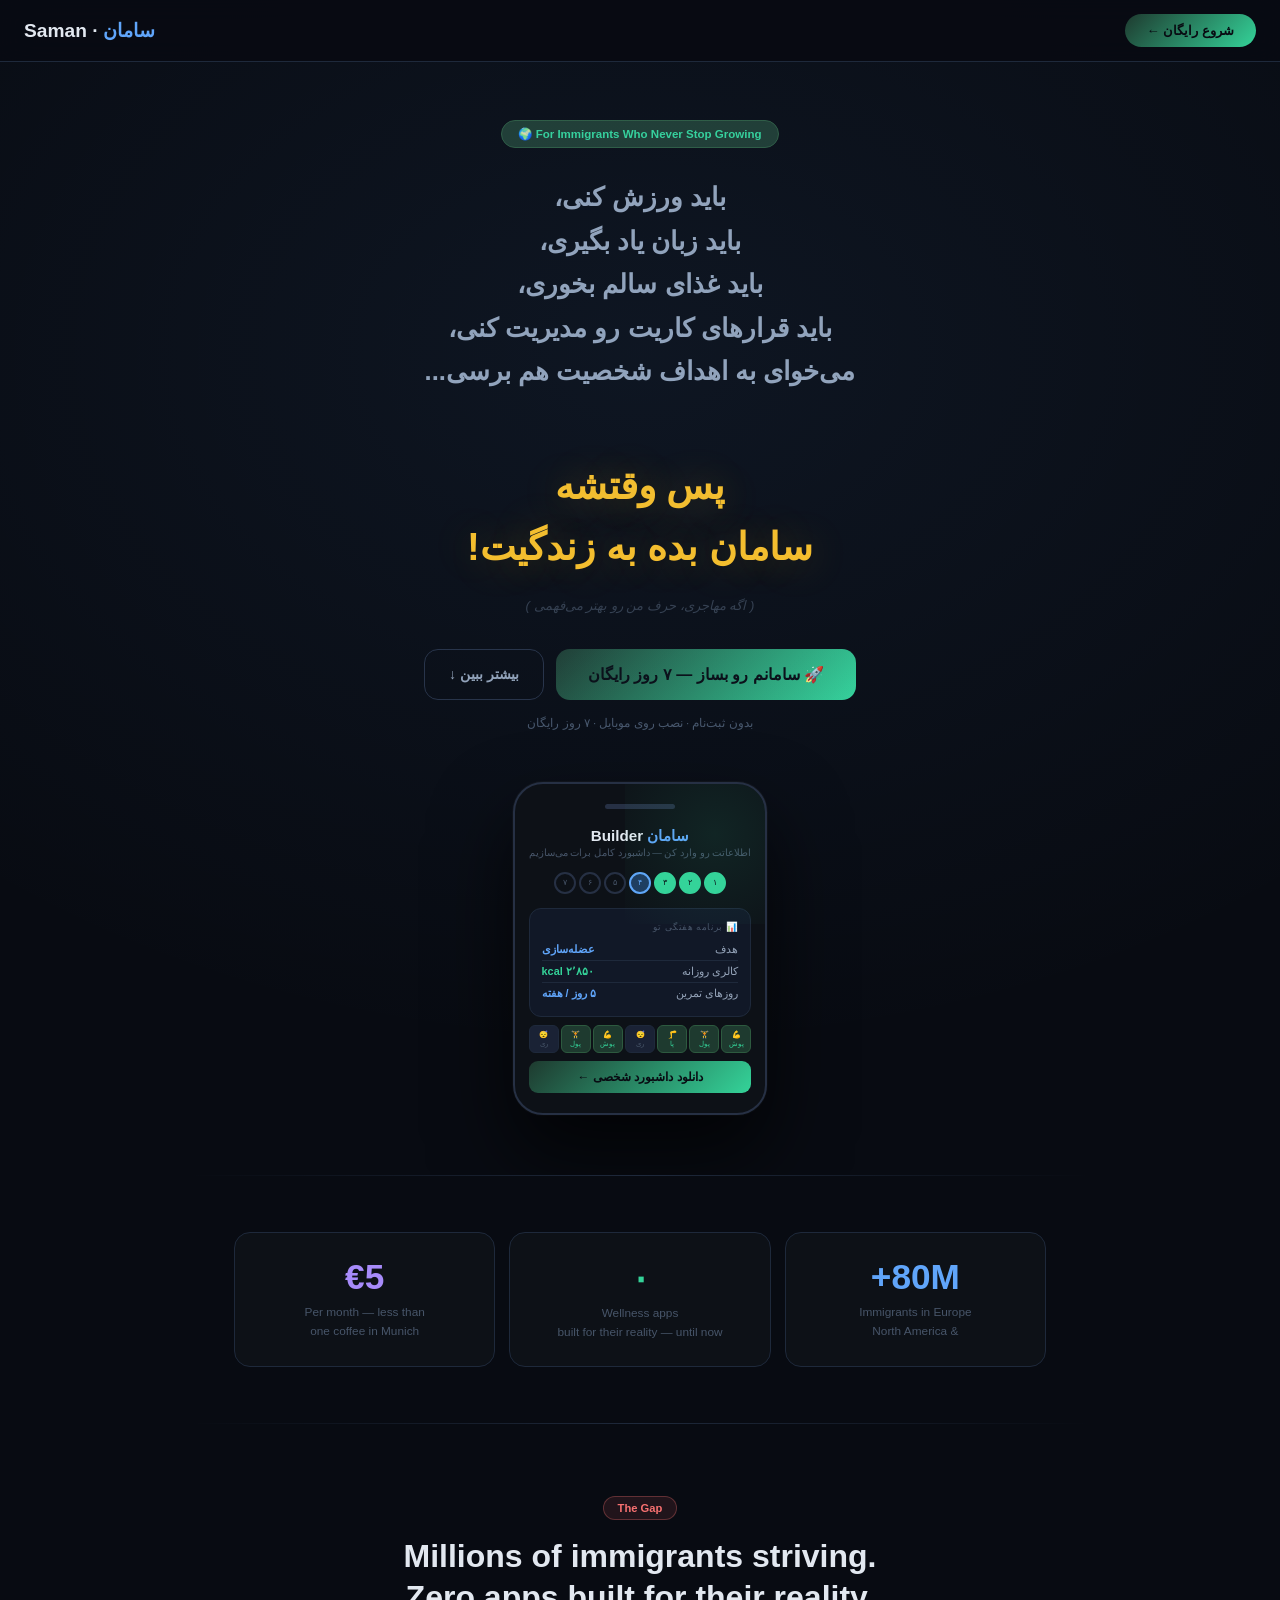
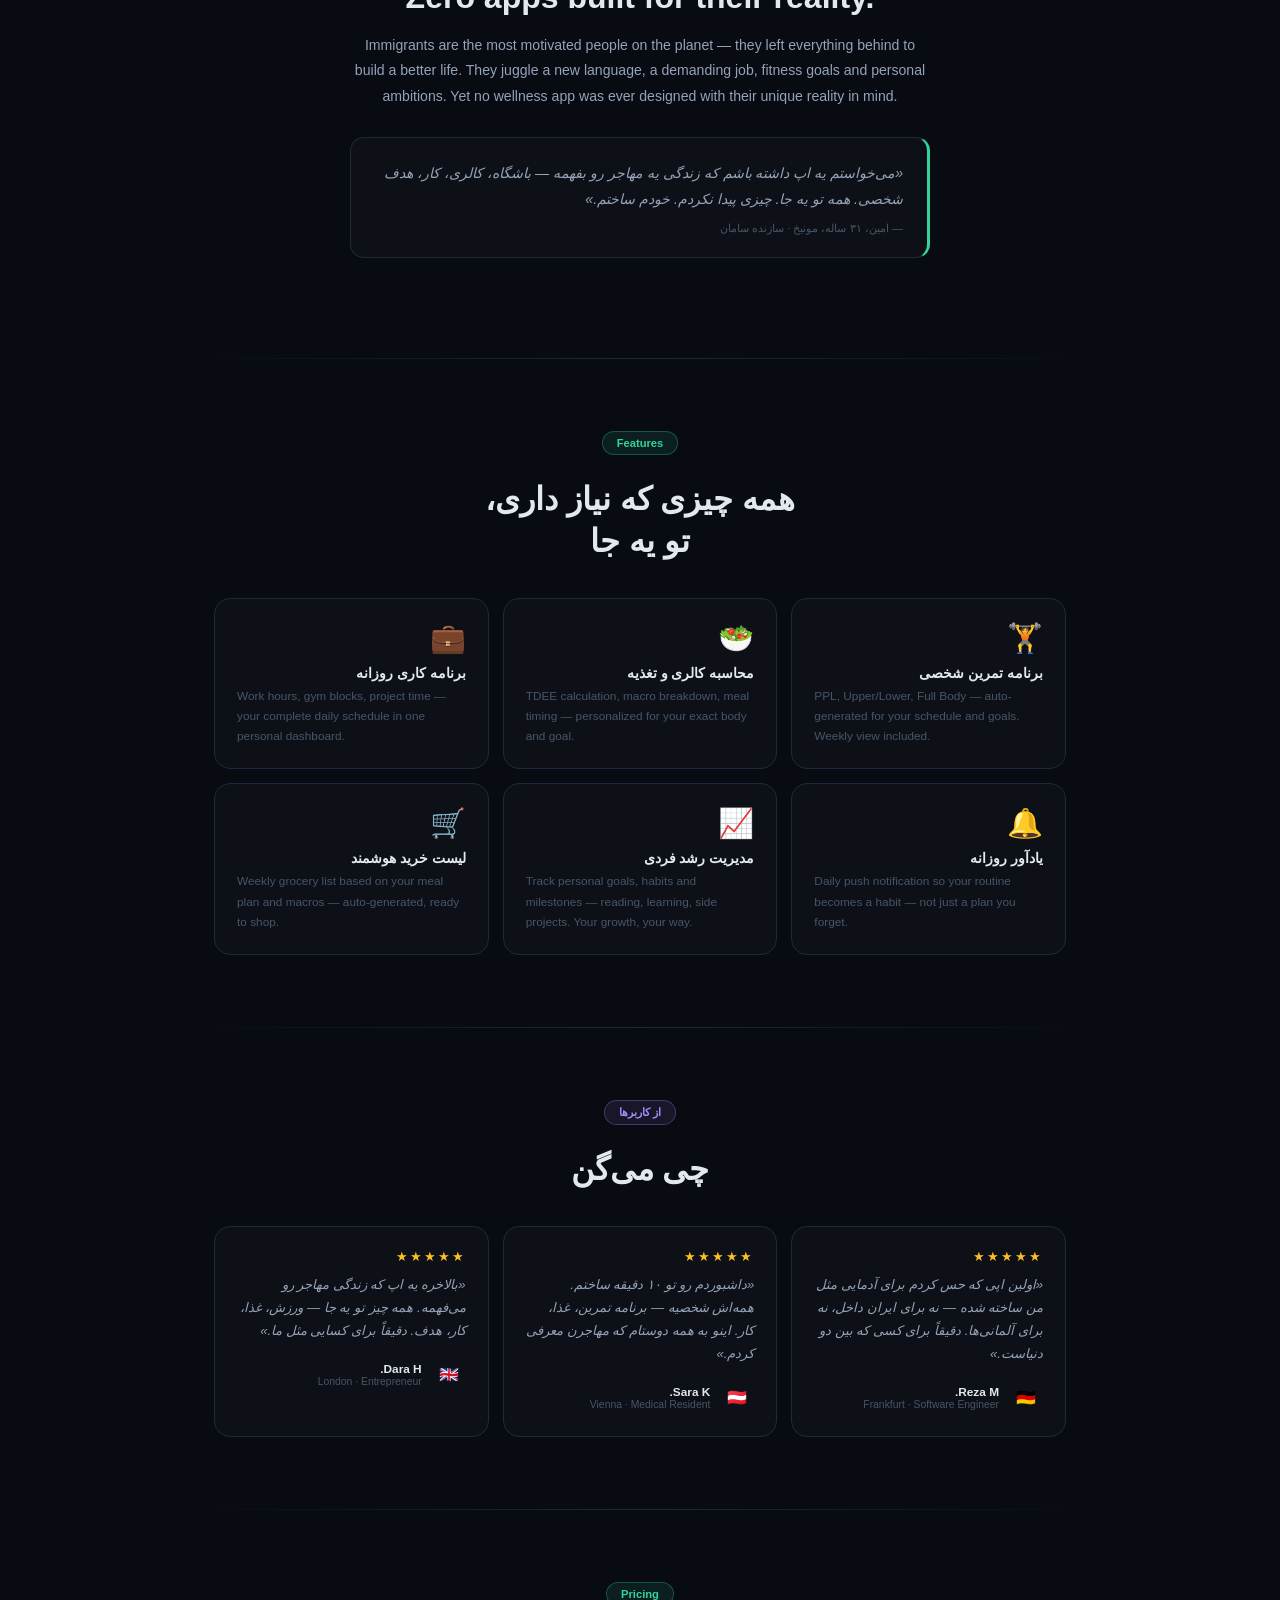
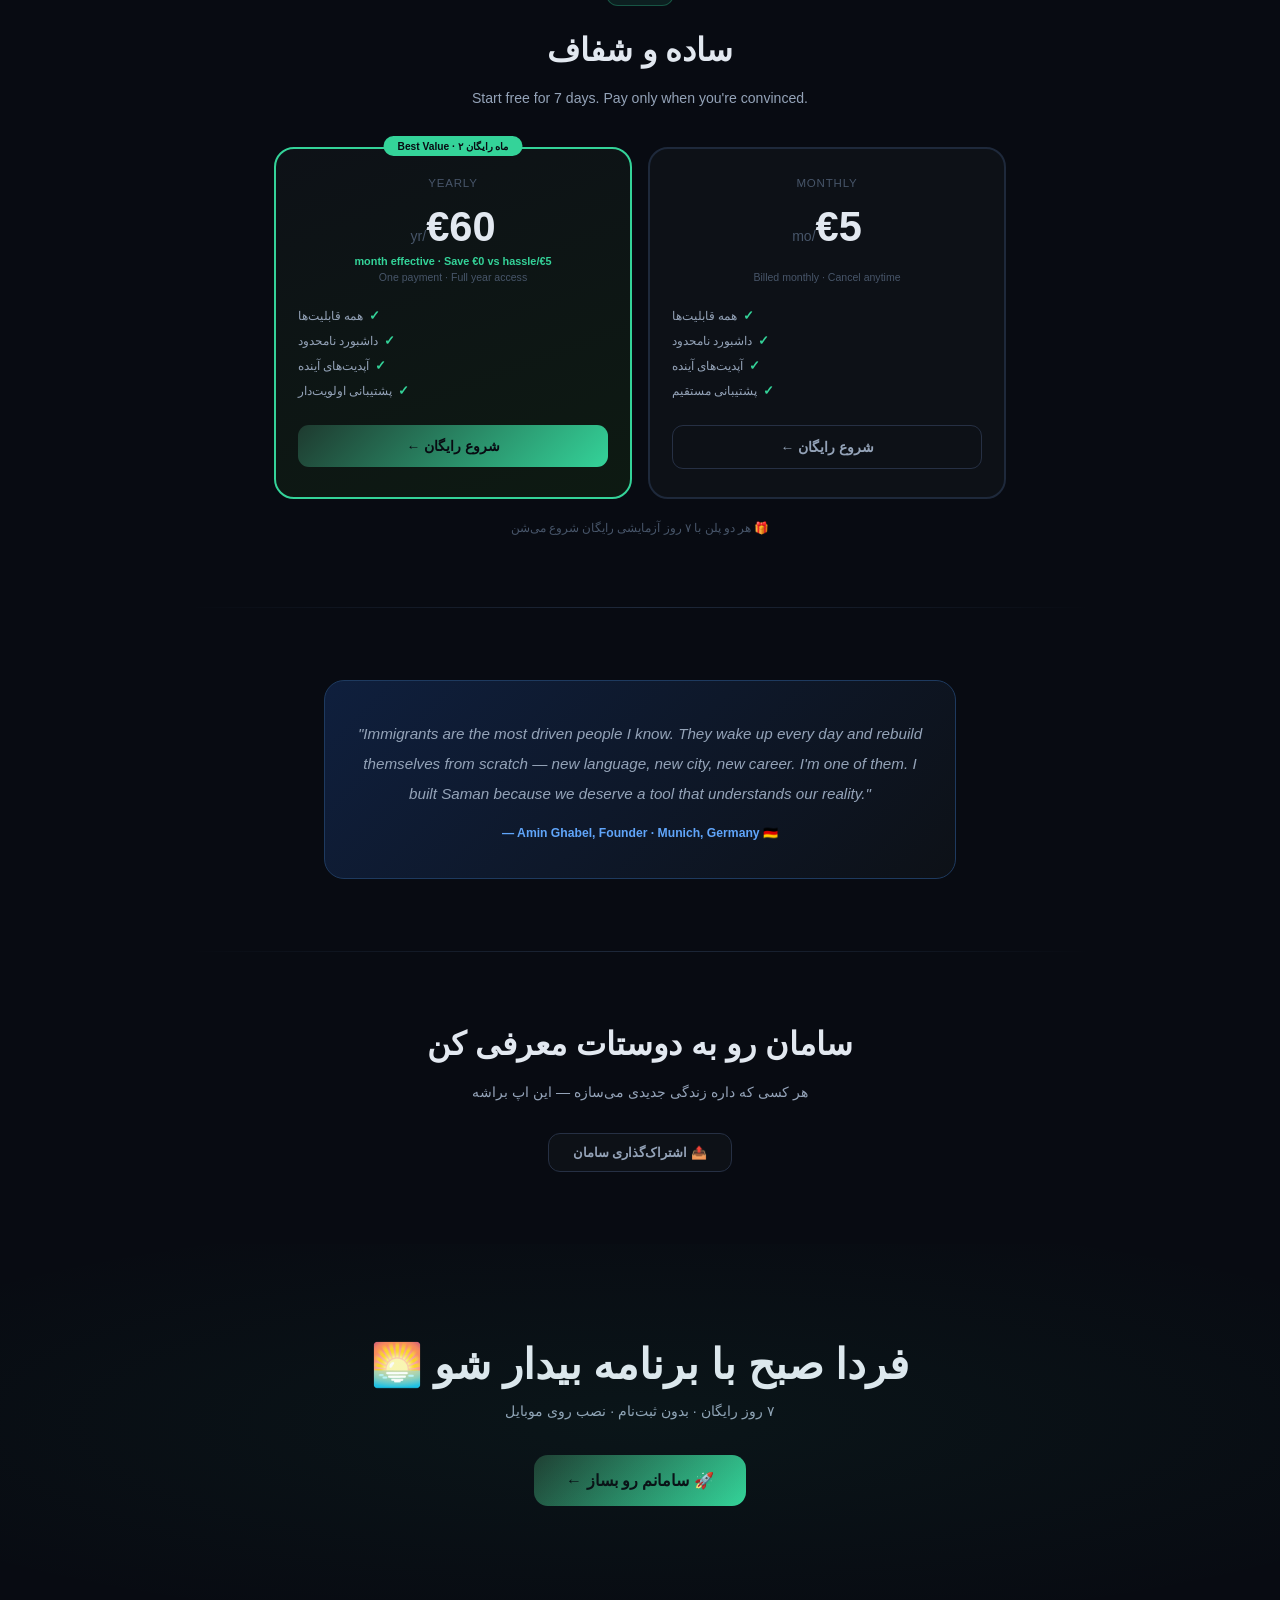
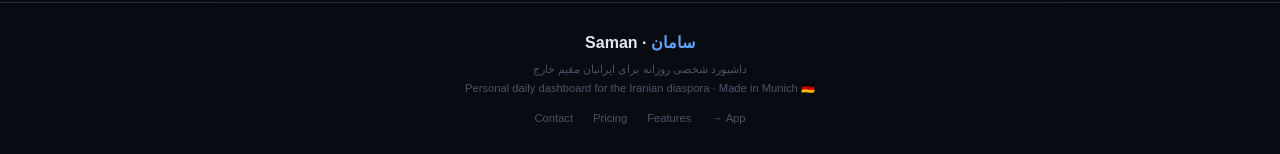
<file: landing.html>
<!DOCTYPE html>
<html lang="fa" dir="rtl">
<head>
<meta charset="UTF-8">
<meta name="viewport" content="width=device-width, initial-scale=1.0">
<title>سامان — اولین داشبورد سلامتی فارسی برای diaspora</title>
<meta name="description" content="هر روز صبح با برنامه بیدار شو. داشبورد شخصی ورزش، تغذیه و برنامه کاری — به فارسی.">
<meta property="og:title" content="سامان — اولین داشبورد سلامتی فارسی">
<meta property="og:description" content="First Persian wellness app for diaspora Iranians. Fitness · Nutrition · Work routine. 7-day free trial.">
<meta property="og:type" content="website">
<meta name="theme-color" content="#080b12">
<style>
:root{
  --bg:#080b12;--bg1:#0d1117;--bg2:#111827;--bg3:#1a2235;
  --border:#1e293b;--border2:#263044;
  --text:#e2e8f0;--text2:#94a3b8;--text3:#475569;
  --blue:#60a5fa;--blue-d:#1e3a5f;
  --green:#34d399;--green-d:#1e3a2f;
  --orange:#f97316;--purple:#a78bfa;
  --yellow:#fbbf24;--red:#f87171;
}
*{box-sizing:border-box;margin:0;padding:0}
html{scroll-behavior:smooth}
body{font-family:'Segoe UI',Tahoma,Arial,sans-serif;background:var(--bg);color:var(--text);overflow-x:hidden}

/* ── NAV ── */
nav{position:fixed;top:0;left:0;right:0;z-index:100;background:rgba(8,11,18,.9);backdrop-filter:blur(12px);border-bottom:1px solid var(--border);padding:14px 24px;display:flex;align-items:center;justify-content:space-between}
.nav-logo{font-size:1.2rem;font-weight:800;color:var(--text);text-decoration:none;direction:rtl}
.nav-logo span{color:var(--blue)}
.nav-cta{background:linear-gradient(135deg,var(--green-d),var(--green));color:var(--bg);padding:9px 22px;border-radius:20px;font-weight:700;font-size:0.82rem;text-decoration:none;transition:opacity .2s;white-space:nowrap}
.nav-cta:hover{opacity:.85}

/* ── HERO ── */
.hero{min-height:100vh;display:flex;flex-direction:column;align-items:center;justify-content:center;text-align:center;padding:120px 24px 60px;position:relative;overflow:hidden}
.hero::before{content:'';position:absolute;inset:0;background:radial-gradient(ellipse 80% 60% at 50% 30%,rgba(96,165,250,.07),transparent);pointer-events:none}
.hero-badge{display:inline-flex;align-items:center;gap:6px;background:var(--green-d);border:1px solid #2d5a3f;border-radius:20px;padding:6px 16px;font-size:0.72rem;color:var(--green);font-weight:600;margin-bottom:28px;direction:ltr}
.hero-h1{font-size:clamp(1.3rem,4vw,2.4rem);font-weight:900;line-height:1.6;margin-bottom:20px;direction:rtl}
.hero-line{display:block;font-size:clamp(1rem,3vw,1.6rem);font-weight:600;color:var(--text2);line-height:1.7}
.hero-h1 .hl-g{color:var(--green)}
.hero-h1 .hl-b{color:var(--blue)}
.hero-feeling{font-size:clamp(1rem,2.5vw,1.2rem);color:var(--text2);margin-bottom:10px;direction:rtl;line-height:1.8;max-width:520px}
.hero-en{font-size:0.84rem;color:var(--text3);margin-bottom:40px;direction:ltr;font-style:italic}
.hero-btns{display:flex;gap:12px;flex-wrap:wrap;justify-content:center;margin-bottom:16px}
.btn-primary{display:inline-flex;align-items:center;gap:8px;background:linear-gradient(135deg,var(--green-d),var(--green));color:var(--bg);padding:16px 32px;border-radius:14px;font-weight:800;font-size:1rem;text-decoration:none;transition:all .2s;direction:rtl}
.btn-primary:hover{opacity:.9;transform:translateY(-2px)}
.btn-secondary{display:inline-flex;align-items:center;gap:8px;background:transparent;color:var(--text2);border:1px solid var(--border2);padding:14px 24px;border-radius:14px;font-weight:600;font-size:0.88rem;text-decoration:none;transition:all .2s}
.btn-secondary:hover{border-color:var(--blue);color:var(--blue)}
.hero-note{font-size:0.72rem;color:var(--text3);direction:rtl;margin-bottom:52px}
.hero-whisper{font-size:0.82rem;color:var(--text3);direction:rtl;font-style:italic;margin-bottom:36px;opacity:.7}
.hl-punch{color:var(--yellow);font-weight:900;text-shadow:0 0 40px rgba(251,191,36,.3)}

/* ── MOCKUP ── */
.mockup-wrap{max-width:360px;margin:0 auto}
.mockup-phone{background:var(--bg1);border:2px solid var(--border2);border-radius:30px;padding:20px 14px;box-shadow:0 40px 80px rgba(0,0,0,.7),0 0 0 1px rgba(255,255,255,.03);overflow:hidden;position:relative}
.mockup-glow{position:absolute;width:180px;height:180px;background:radial-gradient(circle,rgba(52,211,153,.1),transparent);top:-40px;right:-40px;pointer-events:none}
.mockup-notch{width:70px;height:5px;background:var(--border2);border-radius:3px;margin:0 auto 18px}
.mockup-header{text-align:center;margin-bottom:14px}
.mockup-header h3{font-size:.95rem;font-weight:800;direction:rtl}
.mockup-header h3 span{color:var(--blue)}
.mockup-header p{font-size:.6rem;color:var(--text3);direction:rtl;margin-top:2px}
.mockup-steps{display:flex;justify-content:center;gap:3px;margin-bottom:14px}
.ms{width:22px;height:22px;border-radius:50%;border:2px solid var(--border2);display:flex;align-items:center;justify-content:center;font-size:.5rem;color:var(--text3)}
.ms.done{background:var(--green);border-color:var(--green);color:var(--bg)}
.ms.active{background:var(--blue-d);border-color:var(--blue);color:var(--blue)}
.mockup-card{background:var(--bg2);border-radius:12px;border:1px solid var(--border);padding:12px;margin-bottom:8px}
.mc-label{font-size:.58rem;color:var(--text3);text-transform:uppercase;letter-spacing:.05em;margin-bottom:7px;text-align:right;direction:rtl}
.mc-row{display:flex;justify-content:space-between;align-items:center;padding:4px 0;border-bottom:1px solid var(--border);direction:rtl}
.mc-row:last-child{border-bottom:none}
.mc-row span:first-child{font-size:.68rem;color:var(--text2)}
.mc-row span:last-child{font-size:.68rem;font-weight:600;color:var(--blue)}
.mockup-week{display:grid;grid-template-columns:repeat(7,1fr);gap:2px;margin-bottom:8px}
.mw-day{border-radius:6px;padding:4px 2px;text-align:center;border:1px solid var(--border);font-size:.45rem;color:var(--text3)}
.mw-day.train{background:var(--green-d);border-color:#2d5a3f;color:var(--green)}
.mw-day.rest{background:var(--bg3)}
.mockup-btn{width:100%;background:linear-gradient(135deg,var(--green-d),var(--green));color:var(--bg);border:none;border-radius:9px;padding:9px;font-weight:700;font-size:.75rem;cursor:pointer;font-family:inherit;direction:rtl}

/* ── MANIFESTO ── */
.manifesto{padding:56px 24px 48px;text-align:center}
.manifesto-tag{display:inline-block;font-size:0.7rem;color:var(--text3);border:1px solid var(--border2);border-radius:20px;padding:5px 16px;margin-bottom:28px;direction:rtl;font-style:italic}
.manifesto-card{max-width:520px;margin:0 auto;background:var(--bg1);border:1px solid var(--border2);border-radius:20px;padding:32px 36px;position:relative;overflow:hidden}
.manifesto-card::before{content:'';position:absolute;inset:0;background:radial-gradient(ellipse 80% 60% at 50% 0%,rgba(96,165,250,.04),transparent);pointer-events:none}
.manifesto-lines{display:flex;flex-direction:column;gap:10px;margin-bottom:28px;direction:rtl;text-align:right}
.mf-line{font-size:clamp(0.9rem,2.5vw,1.05rem);color:var(--text2);display:flex;align-items:center;gap:10px;justify-content:flex-end;font-weight:500}
.mf-bullet{color:var(--border2);font-size:1rem;flex-shrink:0}
.mf-conclusion{font-size:clamp(1.1rem,3vw,1.4rem);font-weight:800;color:var(--text);direction:rtl;border-top:1px solid var(--border);padding-top:22px;line-height:1.5}
.mf-conclusion span{color:var(--green)}

/* ── DIVIDER ── */
.divider{height:1px;background:linear-gradient(90deg,transparent,var(--border),transparent);max-width:900px;margin:0 auto}

/* ── STATS ── */
.stats{padding:56px 24px;max-width:860px;margin:0 auto}
.stats-grid{display:grid;grid-template-columns:repeat(3,1fr);gap:14px}
.stat-card{background:var(--bg1);border:1px solid var(--border);border-radius:16px;padding:24px;text-align:center}
.stat-num{font-size:2.2rem;font-weight:900;color:var(--blue);margin-bottom:6px}
.stat-label{font-size:0.74rem;color:var(--text3);line-height:1.6}

/* ── TAGS ── */
.section-tag{display:inline-block;background:rgba(248,113,113,.1);border:1px solid rgba(248,113,113,.3);border-radius:20px;padding:5px 14px;font-size:0.7rem;color:var(--red);font-weight:600;margin-bottom:16px;direction:ltr}
.section-tag.green{background:rgba(52,211,153,.1);border-color:rgba(52,211,153,.3);color:var(--green)}
.section-tag.blue{background:rgba(96,165,250,.1);border-color:rgba(96,165,250,.3);color:var(--blue)}
.section-tag.purple{background:rgba(167,139,250,.1);border-color:rgba(167,139,250,.3);color:var(--purple)}
.section-h{font-size:clamp(1.4rem,4vw,2rem);font-weight:800;margin-bottom:14px;line-height:1.3}
.section-p{font-size:0.88rem;color:var(--text2);line-height:1.8;max-width:580px;margin:0 auto}

/* ── PROBLEM ── */
.problem{padding:72px 24px;max-width:780px;margin:0 auto;text-align:center}
.problem-quote{background:var(--bg1);border:1px solid var(--border);border-right:3px solid var(--green);border-radius:14px;padding:22px 24px;margin:28px auto;max-width:580px;text-align:right;direction:rtl}
.problem-quote p{font-size:0.88rem;color:var(--text2);line-height:1.85;font-style:italic}
.problem-quote .quote-src{font-size:0.7rem;color:var(--text3);margin-top:10px}

/* ── FEATURES ── */
.features{padding:72px 24px;max-width:900px;margin:0 auto}
.features-grid{display:grid;grid-template-columns:repeat(auto-fit,minmax(240px,1fr));gap:14px;margin-top:36px}
.feat-card{background:var(--bg1);border:1px solid var(--border);border-radius:16px;padding:22px;transition:border-color .2s}
.feat-card:hover{border-color:var(--border2)}
.feat-icon{font-size:1.8rem;margin-bottom:10px}
.feat-h{font-size:0.88rem;font-weight:700;margin-bottom:5px;direction:rtl;text-align:right}
.feat-p{font-size:0.74rem;color:var(--text3);line-height:1.7;direction:ltr;text-align:left}

/* ── SOCIAL PROOF ── */
.social-proof{padding:72px 24px;max-width:900px;margin:0 auto}
.testimonials{display:grid;grid-template-columns:repeat(auto-fit,minmax(260px,1fr));gap:14px;margin-top:36px}
.testi-card{background:var(--bg1);border:1px solid var(--border);border-radius:16px;padding:22px}
.testi-stars{color:var(--yellow);font-size:0.8rem;margin-bottom:10px;letter-spacing:2px}
.testi-text{font-size:0.82rem;color:var(--text2);line-height:1.75;direction:rtl;text-align:right;margin-bottom:14px;font-style:italic}
.testi-author{display:flex;align-items:center;gap:10px}
.testi-avatar{width:34px;height:34px;border-radius:50%;display:flex;align-items:center;justify-content:center;font-size:1rem;flex-shrink:0}
.testi-name{font-size:0.74rem;font-weight:700;direction:rtl}
.testi-loc{font-size:0.65rem;color:var(--text3);direction:ltr}

/* ── PRICING ── */
.pricing{padding:72px 24px;max-width:780px;margin:0 auto;text-align:center}
.pricing-cards{display:grid;grid-template-columns:1fr 1fr;gap:16px;margin-top:36px}
.price-card{background:var(--bg1);border:2px solid var(--border);border-radius:20px;padding:28px 22px;text-align:center;position:relative;transition:all .2s}
.price-card:hover{border-color:var(--border2)}
.price-card.popular{border-color:var(--green);background:linear-gradient(160deg,#0d1117,#0d1a12)}
.popular-badge{position:absolute;top:-13px;left:50%;transform:translateX(-50%);background:var(--green);color:var(--bg);font-size:0.64rem;font-weight:700;padding:4px 14px;border-radius:20px;white-space:nowrap;direction:ltr}
.price-name{font-size:0.72rem;color:var(--text3);text-transform:uppercase;letter-spacing:.07em;margin-bottom:14px}
.price-amt{font-size:2.6rem;font-weight:900;color:var(--text);margin-bottom:4px}
.price-amt span{font-size:0.88rem;font-weight:400;color:var(--text3)}
.price-save{font-size:0.68rem;color:var(--green);font-weight:600;margin-bottom:4px}
.price-note{font-size:0.66rem;color:var(--text3);margin-bottom:20px}
.price-features{text-align:right;direction:rtl;margin-bottom:22px}
.pf{font-size:0.74rem;color:var(--text2);padding:5px 0;display:flex;align-items:center;gap:6px;justify-content:flex-end}
.pf::before{content:'✓';color:var(--green);font-weight:700;font-size:0.8rem}
.price-btn{display:block;width:100%;background:linear-gradient(135deg,var(--green-d),var(--green));color:var(--bg);padding:13px;border-radius:11px;font-weight:700;font-size:0.85rem;text-decoration:none;transition:opacity .2s}
.price-btn:hover{opacity:.85}
.price-btn.outline{background:transparent;color:var(--text2);border:1px solid var(--border2)}
.price-btn.outline:hover{border-color:var(--blue);color:var(--blue)}
.trial-note{font-size:0.74rem;color:var(--text3);margin-top:22px;direction:rtl}

/* ── FOUNDER / PITCH ── */
.pitch{padding:72px 24px;max-width:680px;margin:0 auto;text-align:center}
.pitch-box{background:linear-gradient(135deg,#0f1f3d,var(--bg1));border:1px solid var(--blue-d);border-radius:20px;padding:38px 30px}
.pitch-quote{font-size:0.95rem;color:var(--text2);line-height:1.95;margin-bottom:18px;direction:ltr;font-style:italic}
.pitch-author{font-size:0.76rem;color:var(--blue);font-weight:600;direction:ltr}

/* ── COMMUNITY ── */
.community{padding:72px 24px;max-width:780px;margin:0 auto;text-align:center}
.comm-cards{display:grid;grid-template-columns:repeat(auto-fit,minmax(200px,1fr));gap:12px;margin-top:32px}
.comm-card{background:var(--bg1);border:1px solid var(--border);border-radius:14px;padding:20px 16px;text-align:center;text-decoration:none;transition:all .2s;display:block}
.comm-card:hover{border-color:var(--border2);transform:translateY(-2px)}
.comm-icon{font-size:1.8rem;margin-bottom:8px}
.comm-name{font-size:0.82rem;font-weight:700;color:var(--text);margin-bottom:4px;direction:ltr}
.comm-desc{font-size:0.68rem;color:var(--text3);direction:rtl}

/* ── SHARE BUTTON ── */
.share-wrap{text-align:center;padding:40px 24px 0}
.share-btn{display:inline-flex;align-items:center;gap:8px;background:var(--bg1);border:1px solid var(--border2);color:var(--text2);padding:11px 24px;border-radius:12px;font-size:0.8rem;font-weight:600;cursor:pointer;font-family:inherit;transition:all .2s}
.share-btn:hover{border-color:var(--blue);color:var(--blue)}

/* ── FINAL CTA ── */
.final-cta{padding:96px 24px;text-align:center;position:relative;overflow:hidden}
.final-cta::before{content:'';position:absolute;inset:0;background:radial-gradient(ellipse 70% 60% at 50% 50%,rgba(52,211,153,.05),transparent);pointer-events:none}
.final-cta h2{font-size:clamp(1.6rem,5vw,2.6rem);font-weight:900;margin-bottom:14px;direction:rtl}
.final-cta p{font-size:0.88rem;color:var(--text2);margin-bottom:36px;direction:rtl}

/* ── FOOTER ── */
footer{border-top:1px solid var(--border);padding:30px 24px;text-align:center}
.footer-logo{font-size:1rem;font-weight:800;color:var(--text);margin-bottom:8px;direction:rtl}
.footer-logo span{color:var(--blue)}
footer p{font-size:0.7rem;color:var(--text3);line-height:1.7;direction:ltr}
.footer-links{display:flex;gap:20px;justify-content:center;margin-top:14px;flex-wrap:wrap}
.footer-links a{font-size:0.7rem;color:var(--text3);text-decoration:none;transition:color .2s}
.footer-links a:hover{color:var(--blue)}

/* ── RESPONSIVE ── */
@media(max-width:600px){
  .stats-grid{grid-template-columns:1fr 1fr}
  .pricing-cards{grid-template-columns:1fr}
  .hero-btns{flex-direction:column;align-items:center}
  .btn-primary,.btn-secondary{width:100%;justify-content:center;max-width:320px}
  .comm-cards{grid-template-columns:1fr 1fr}
}
</style>
</head>
<body>

<!-- ── NAV ── -->
<nav>
  <a href="./routine_builder.html" class="nav-cta">شروع رایگان ←</a>
  <a href="#" class="nav-logo"><span>سامان</span> · Saman</a>
</nav>

<!-- ── HERO ── -->
<section class="hero">
  <div class="hero-badge">🌍 For Immigrants Who Never Stop Growing</div>

  <h1 class="hero-h1">
    <span class="hero-line">باید ورزش کنی،</span>
    <span class="hero-line">باید زبان یاد بگیری،</span>
    <span class="hero-line">باید غذای سالم بخوری،</span>
    <span class="hero-line">باید قرارهای کاریت رو مدیریت کنی،</span>
    <span class="hero-line">می‌خوای به اهداف شخصیت هم برسی...</span>
    <br>
    <span class="hl-punch">پس وقتشه<br>سامان بده به زندگیت!</span>
  </h1>

  <p class="hero-whisper">( اگه مهاجری، حرف من رو بهتر می‌فهمی )</p>

  <div class="hero-btns">
    <a href="./routine_builder.html" class="btn-primary">🚀 سامانم رو بساز — ۷ روز رایگان</a>
    <a href="#features" class="btn-secondary">بیشتر ببین ↓</a>
  </div>
  <p class="hero-note">بدون ثبت‌نام · نصب روی موبایل · ۷ روز رایگان</p>

  <!-- Phone Mockup -->
  <div class="mockup-wrap">
    <div class="mockup-phone">
      <div class="mockup-glow"></div>
      <div class="mockup-notch"></div>
      <div class="mockup-header">
        <h3><span>سامان</span> Builder</h3>
        <p>اطلاعاتت رو وارد کن — داشبورد کامل برات می‌سازیم</p>
      </div>
      <div class="mockup-steps">
        <div class="ms done">۱</div>
        <div class="ms done">۲</div>
        <div class="ms done">۳</div>
        <div class="ms active">۴</div>
        <div class="ms">۵</div>
        <div class="ms">۶</div>
        <div class="ms">۷</div>
      </div>
      <div class="mockup-card">
        <div class="mc-label">📊 برنامه هفتگی تو</div>
        <div class="mc-row"><span>هدف</span><span>عضله‌سازی</span></div>
        <div class="mc-row"><span>کالری روزانه</span><span style="color:var(--green)">۲٬۸۵۰ kcal</span></div>
        <div class="mc-row"><span>روزهای تمرین</span><span>۵ روز / هفته</span></div>
      </div>
      <div class="mockup-week">
        <div class="mw-day train">💪<br>پوش</div>
        <div class="mw-day train">🏋️<br>پول</div>
        <div class="mw-day train">🦵<br>پا</div>
        <div class="mw-day rest">😴<br>ری</div>
        <div class="mw-day train">💪<br>پوش</div>
        <div class="mw-day train">🏋️<br>پول</div>
        <div class="mw-day rest">😴<br>ری</div>
      </div>
      <button class="mockup-btn">دانلود داشبورد شخصی ←</button>
    </div>
  </div>
</section>

<div class="divider"></div>

<!-- ── STATS ── -->
<section class="stats">
  <div class="stats-grid">
    <div class="stat-card">
      <div class="stat-num">80M+</div>
      <div class="stat-label">Immigrants in Europe<br>& North America</div>
    </div>
    <div class="stat-card">
      <div class="stat-num" style="color:var(--green)">۰</div>
      <div class="stat-label">Wellness apps<br>built for their reality — until now</div>
    </div>
    <div class="stat-card">
      <div class="stat-num" style="color:var(--purple)">€5</div>
      <div class="stat-label">Per month — less than<br>one coffee in Munich</div>
    </div>
  </div>
</section>

<div class="divider"></div>

<!-- ── PROBLEM ── -->
<section class="problem">
  <div class="section-tag">The Gap</div>
  <h2 class="section-h" style="direction:ltr">Millions of immigrants striving.<br>Zero apps built for their reality.</h2>
  <p class="section-p" style="direction:ltr">
    Immigrants are the most motivated people on the planet — they left everything behind to build a better life.
    They juggle a new language, a demanding job, fitness goals and personal ambitions.
    Yet no wellness app was ever designed with their unique reality in mind.
  </p>
  <div class="problem-quote">
    <p>«می‌خواستم یه اپ داشته باشم که زندگی یه مهاجر رو بفهمه — باشگاه، کالری، کار، هدف شخصی. همه تو یه جا. چیزی پیدا نکردم. خودم ساختم.»</p>
    <div class="quote-src">— امین، ۳۱ ساله، مونیخ · سازنده سامان</div>
  </div>
</section>

<div class="divider"></div>

<!-- ── FEATURES ── -->
<section class="features" id="features">
  <div style="text-align:center">
    <div class="section-tag green">Features</div>
    <h2 class="section-h" style="direction:rtl;margin-top:8px">همه چیزی که نیاز داری،<br>تو یه جا</h2>
  </div>
  <div class="features-grid">
    <div class="feat-card">
      <div class="feat-icon">🏋️</div>
      <h3 class="feat-h">برنامه تمرین شخصی</h3>
      <p class="feat-p">PPL, Upper/Lower, Full Body — auto-generated for your schedule and goals. Weekly view included.</p>
    </div>
    <div class="feat-card">
      <div class="feat-icon">🥗</div>
      <h3 class="feat-h">محاسبه کالری و تغذیه</h3>
      <p class="feat-p">TDEE calculation, macro breakdown, meal timing — personalized for your exact body and goal.</p>
    </div>
    <div class="feat-card">
      <div class="feat-icon">💼</div>
      <h3 class="feat-h">برنامه کاری روزانه</h3>
      <p class="feat-p">Work hours, gym blocks, project time — your complete daily schedule in one personal dashboard.</p>
    </div>
    <div class="feat-card">
      <div class="feat-icon">🔔</div>
      <h3 class="feat-h">یادآور روزانه</h3>
      <p class="feat-p">Daily push notification so your routine becomes a habit — not just a plan you forget.</p>
    </div>
    <div class="feat-card">
      <div class="feat-icon">📈</div>
      <h3 class="feat-h">مدیریت رشد فردی</h3>
      <p class="feat-p">Track personal goals, habits and milestones — reading, learning, side projects. Your growth, your way.</p>
    </div>
    <div class="feat-card">
      <div class="feat-icon">🛒</div>
      <h3 class="feat-h">لیست خرید هوشمند</h3>
      <p class="feat-p">Weekly grocery list based on your meal plan and macros — auto-generated, ready to shop.</p>
    </div>
  </div>
</section>

<div class="divider"></div>

<!-- ── SOCIAL PROOF ── -->
<section class="social-proof">
  <div style="text-align:center">
    <div class="section-tag purple">از کاربرها</div>
    <h2 class="section-h" style="direction:rtl;margin-top:8px">چی می‌گن</h2>
  </div>
  <div class="testimonials">
    <div class="testi-card">
      <div class="testi-stars">★★★★★</div>
      <p class="testi-text">«اولین اپی که حس کردم برای آدمایی مثل من ساخته شده — نه برای ایران داخل، نه برای آلمانی‌ها. دقیقاً برای کسی که بین دو دنیاست.»</p>
      <div class="testi-author">
        <div class="testi-avatar">🇩🇪</div>
        <div>
          <div class="testi-name">Reza M.</div>
          <div class="testi-loc">Frankfurt · Software Engineer</div>
        </div>
      </div>
    </div>
    <div class="testi-card">
      <div class="testi-stars">★★★★★</div>
      <p class="testi-text">«داشبوردم رو تو ۱۰ دقیقه ساختم. همه‌اش شخصیه — برنامه تمرین، غذا، کار. اینو به همه دوستام که مهاجرن معرفی کردم.»</p>
      <div class="testi-author">
        <div class="testi-avatar">🇦🇹</div>
        <div>
          <div class="testi-name">Sara K.</div>
          <div class="testi-loc">Vienna · Medical Resident</div>
        </div>
      </div>
    </div>
    <div class="testi-card">
      <div class="testi-stars">★★★★★</div>
      <p class="testi-text">«بالاخره یه اپ که زندگی مهاجر رو می‌فهمه. همه چیز تو یه جا — ورزش، غذا، کار، هدف. دقیقاً برای کسایی مثل ما.»</p>
      <div class="testi-author">
        <div class="testi-avatar">🇬🇧</div>
        <div>
          <div class="testi-name">Dara H.</div>
          <div class="testi-loc">London · Entrepreneur</div>
        </div>
      </div>
    </div>
  </div>
</section>

<div class="divider"></div>

<!-- ── PRICING ── -->
<section class="pricing" id="pricing">
  <div class="section-tag green">Pricing</div>
  <h2 class="section-h" style="margin-top:8px;direction:rtl">ساده و شفاف</h2>
  <p class="section-p" style="margin-top:8px;direction:ltr">Start free for 7 days. Pay only when you're convinced.</p>

  <div class="pricing-cards">
    <div class="price-card">
      <div class="price-name">Monthly</div>
      <div class="price-amt">€5<span>/mo</span></div>
      <div class="price-save">&nbsp;</div>
      <div class="price-note">Billed monthly · Cancel anytime</div>
      <div class="price-features">
        <div class="pf">همه قابلیت‌ها</div>
        <div class="pf">داشبورد نامحدود</div>
        <div class="pf">آپدیت‌های آینده</div>
        <div class="pf">پشتیبانی مستقیم</div>
      </div>
      <a href="./routine_builder.html" class="price-btn outline">شروع رایگان ←</a>
    </div>
    <div class="price-card popular">
      <div class="popular-badge">Best Value · ۲ ماه رایگان</div>
      <div class="price-name">Yearly</div>
      <div class="price-amt">€60<span>/yr</span></div>
      <div class="price-save">€5/month effective · Save €0 vs hassle</div>
      <div class="price-note">One payment · Full year access</div>
      <div class="price-features">
        <div class="pf">همه قابلیت‌ها</div>
        <div class="pf">داشبورد نامحدود</div>
        <div class="pf">آپدیت‌های آینده</div>
        <div class="pf">پشتیبانی اولویت‌دار</div>
      </div>
      <a href="./routine_builder.html" class="price-btn">شروع رایگان ←</a>
    </div>
  </div>
  <p class="trial-note">🎁 هر دو پلن با ۷ روز آزمایشی رایگان شروع می‌شن</p>
</section>

<div class="divider"></div>

<!-- ── FOUNDER PITCH ── -->
<section class="pitch">
  <div class="pitch-box">
    <p class="pitch-quote">
      "Immigrants are the most driven people I know. They wake up every day and rebuild themselves
      from scratch — new language, new city, new career. I'm one of them.
      I built Saman because we deserve a tool that understands our reality."
    </p>
    <div class="pitch-author">— Amin Ghabel, Founder · Munich, Germany 🇩🇪</div>
  </div>
</section>

<div class="divider"></div>

<!-- ── SHARE ── -->
<section class="community">
  <h2 class="section-h" style="margin-top:0;direction:rtl">سامان رو به دوستات معرفی کن</h2>
  <p class="section-p" style="direction:rtl;margin-top:8px;margin-bottom:28px">هر کسی که داره زندگی جدیدی می‌سازه — این اپ براشه</p>
  <div class="share-wrap" style="padding:0">
    <button class="share-btn" onclick="shareApp()">
      📤 اشتراک‌گذاری سامان
    </button>
  </div>
</section>

<!-- ── FINAL CTA ── -->
<section class="final-cta">
  <h2>فردا صبح با برنامه بیدار شو 🌅</h2>
  <p>۷ روز رایگان · بدون ثبت‌نام · نصب روی موبایل</p>
  <a href="./routine_builder.html" class="btn-primary" style="display:inline-flex">
    🚀 سامانم رو بساز ←
  </a>
</section>

<!-- ── FOOTER ── -->
<footer>
  <div class="footer-logo"><span>سامان</span> · Saman</div>
  <p>داشبورد شخصی روزانه برای ایرانیان مقیم خارج<br>
  Personal daily dashboard for the Iranian diaspora · Made in Munich 🇩🇪</p>
  <div class="footer-links">
    <a href="./routine_builder.html">App →</a>
    <a href="#features">Features</a>
    <a href="#pricing">Pricing</a>
    <a href="mailto:aminghabel@gmail.com">Contact</a>
  </div>
</footer>

<script>
function shareApp() {
  const text = 'سامان — اولین داشبورد سلامتی فارسی برای diaspora 🇮🇷\nورزش · تغذیه · برنامه کاری — همه به فارسی\n۷ روز رایگان ←';
  const url = window.location.href;
  if (navigator.share) {
    navigator.share({ title: 'سامان — داشبورد فارسی', text, url }).catch(() => {});
  } else {
    navigator.clipboard.writeText(text + '\n' + url).then(() => {
      alert('لینک کپی شد! 📋 برای دوستات بفرست');
    });
  }
}
</script>

</body>
</html>
</file>
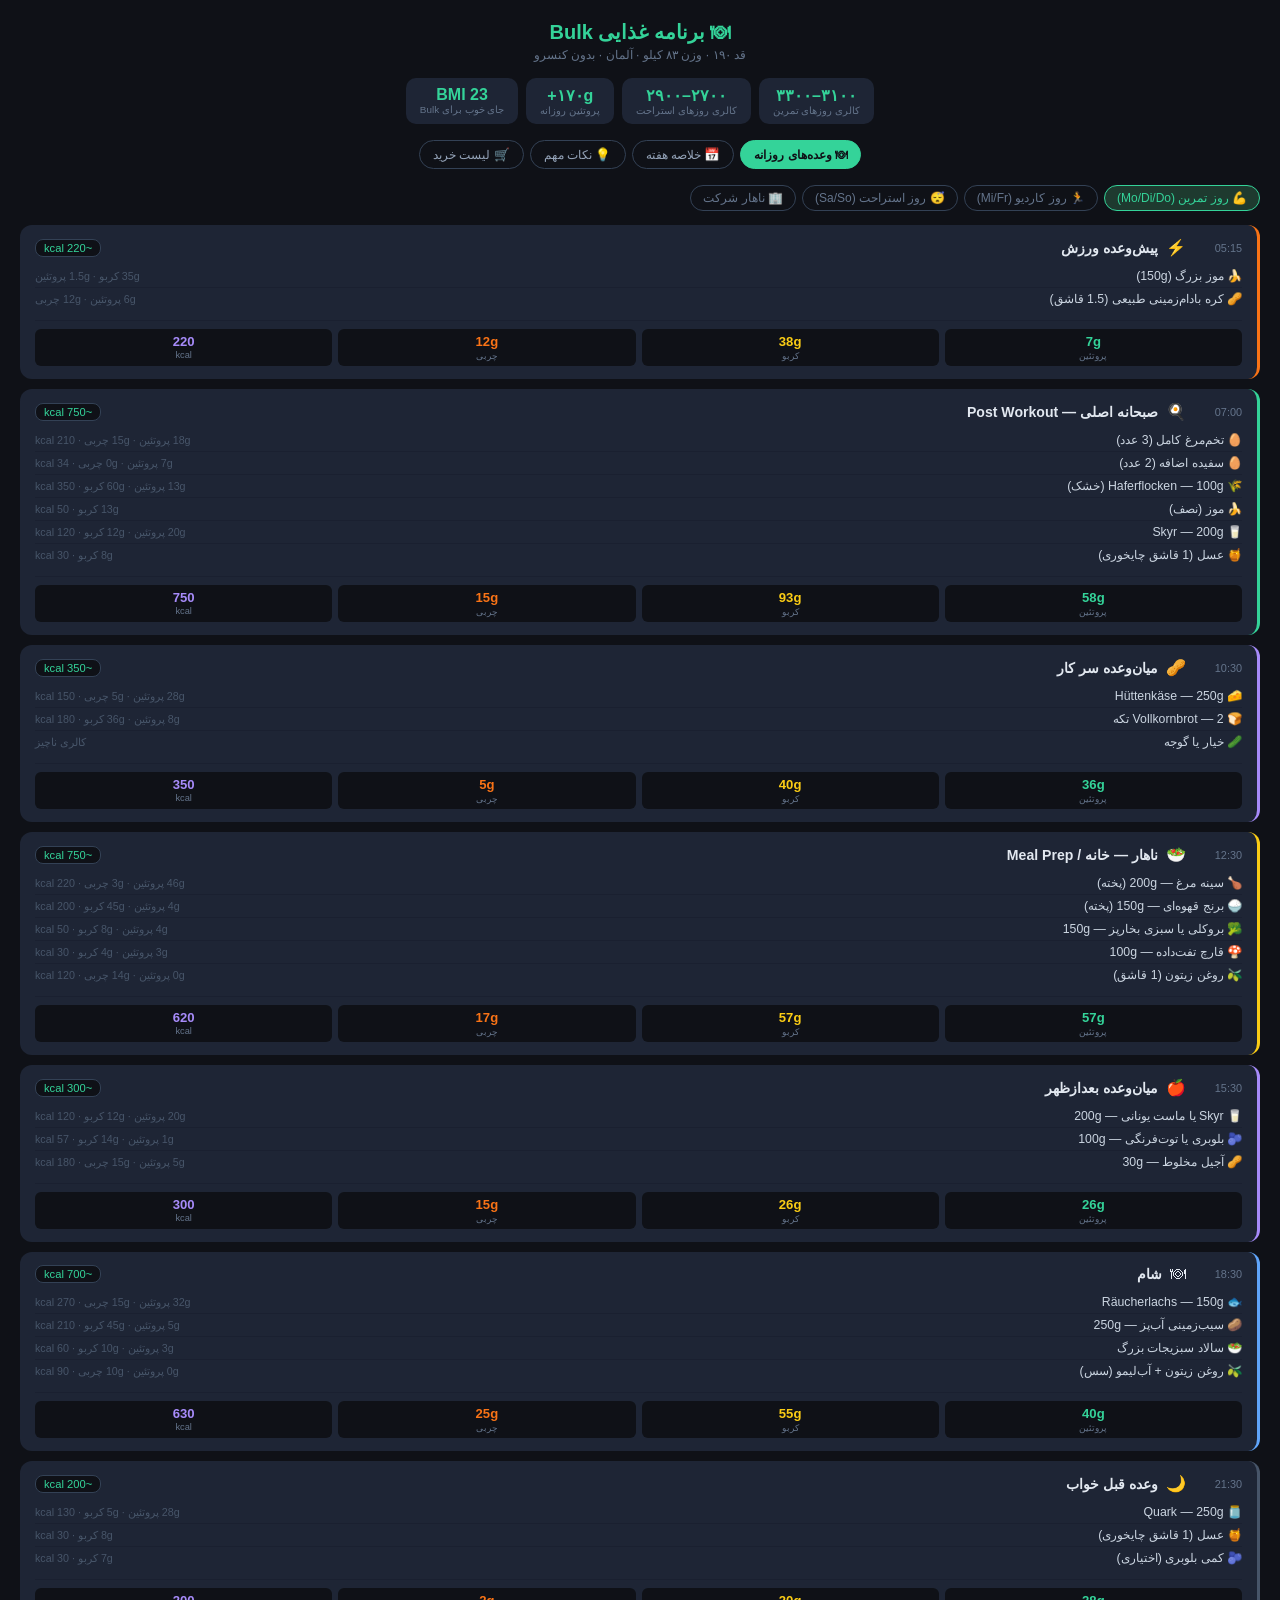
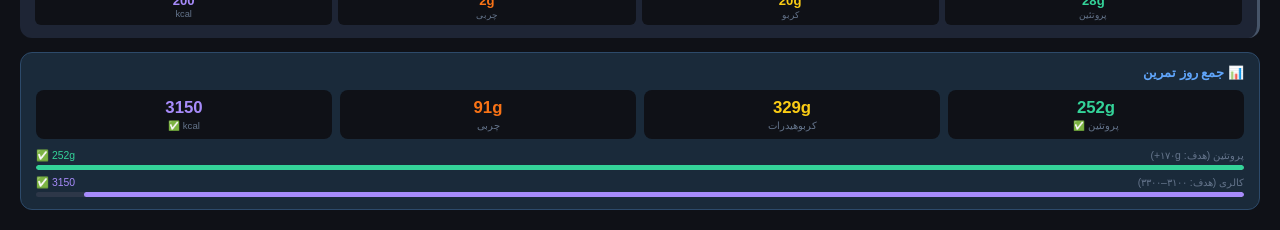
<file: meal_plan_190_83kg.html>
<!DOCTYPE html>
<html lang="fa" dir="rtl">
<head>
<meta charset="UTF-8">
<style>
  * { box-sizing: border-box; margin: 0; padding: 0; }
  body { font-family: 'Segoe UI', Tahoma, sans-serif; background: #0f1117; color: #e2e8f0; padding: 20px; direction: rtl; }
  h1 { text-align: center; font-size: 1.25rem; color: #34d399; margin-bottom: 4px; }
  .subtitle { text-align: center; font-size: 0.76rem; color: #64748b; margin-bottom: 16px; }
  .stats { display: flex; gap: 8px; justify-content: center; margin-bottom: 16px; flex-wrap: wrap; }
  .stat { background: #1e2535; border-radius: 10px; padding: 8px 14px; text-align: center; }
  .stat .v { font-size: 1rem; font-weight: 700; color: #34d399; }
  .stat .l { font-size: 0.62rem; color: #64748b; }

  .tabs { display: flex; gap: 6px; justify-content: center; margin-bottom: 16px; flex-wrap: wrap; }
  .tab { padding: 6px 13px; border-radius: 20px; border: 1px solid #334155; background: transparent; color: #94a3b8; cursor: pointer; font-size: 0.78rem; transition: all 0.2s; }
  .tab.active { background: #34d399; color: #0f1117; border-color: #34d399; font-weight: 700; }
  .section { display: none; }
  .section.active { display: block; }

  .day-tabs { display: flex; gap: 6px; margin-bottom: 14px; flex-wrap: wrap; }
  .day-tab { padding: 5px 12px; border-radius: 16px; border: 1px solid #334155; background: transparent; color: #64748b; cursor: pointer; font-size: 0.75rem; transition: all 0.2s; }
  .day-tab.active { background: #1e3a2f; color: #34d399; border-color: #34d399; }
  .day-content { display: none; }
  .day-content.active { display: block; }

  .meals { display: flex; flex-direction: column; gap: 10px; }
  .meal { background: #1e2535; border-radius: 12px; padding: 13px 15px; border-right: 3px solid transparent; }
  .meal.pre    { border-color: #f97316; }
  .meal.post   { border-color: #34d399; }
  .meal.lunch  { border-color: #facc15; }
  .meal.snack  { border-color: #a78bfa; }
  .meal.dinner { border-color: #60a5fa; }
  .meal.night  { border-color: #475569; }

  .meal-header { display: flex; align-items: center; gap: 8px; margin-bottom: 8px; }
  .meal-time { font-size: 0.68rem; color: #64748b; min-width: 48px; }
  .meal-icon { font-size: 1rem; }
  .meal-name { font-size: 0.88rem; font-weight: 600; flex: 1; }
  .meal-cal { font-size: 0.7rem; background: #0f1117; border: 1px solid #334155; border-radius: 8px; padding: 2px 8px; color: #34d399; white-space: nowrap; }

  .meal-items { display: flex; flex-direction: column; gap: 0; }
  .meal-item { display: flex; justify-content: space-between; align-items: center; font-size: 0.77rem; padding: 4px 0; border-bottom: 1px solid #1a2030; }
  .meal-item:last-child { border-bottom: none; }
  .item-name { color: #cbd5e1; }
  .item-macros { font-size: 0.67rem; color: #475569; white-space: nowrap; margin-right: 6px; }

  .macros-bar { display: flex; gap: 6px; margin-top: 10px; padding-top: 8px; border-top: 1px solid #1a2030; }
  .macro-pill { flex: 1; text-align: center; background: #0f1117; border-radius: 6px; padding: 5px 2px; }
  .macro-pill .val { font-size: 0.82rem; font-weight: 700; }
  .macro-pill .lbl { font-size: 0.58rem; color: #64748b; margin-top: 1px; }
  .p-col { color: #34d399; }
  .c-col { color: #facc15; }
  .f-col { color: #f97316; }
  .k-col { color: #a78bfa; }

  .daily-total { background: #1a2a3a; border: 1px solid #2d4a6a; border-radius: 12px; padding: 12px 15px; margin-top: 14px; }
  .daily-total h3 { font-size: 0.8rem; color: #60a5fa; margin-bottom: 10px; }
  .total-row { display: flex; gap: 8px; }
  .total-pill { flex: 1; text-align: center; background: #0f1117; border-radius: 8px; padding: 8px 4px; }
  .total-pill .big { font-size: 1.05rem; font-weight: 700; }
  .total-pill .sm { font-size: 0.6rem; color: #64748b; margin-top: 2px; }
  .prog-wrap { margin-top: 10px; }
  .prog-label { display: flex; justify-content: space-between; font-size: 0.65rem; color: #64748b; margin-bottom: 3px; margin-top: 6px; }
  .prog-bar { height: 5px; background: #2d3748; border-radius: 3px; overflow: hidden; }
  .prog-fill { height: 100%; border-radius: 3px; }

  /* Weekly summary */
  .week-grid { display: grid; grid-template-columns: 1fr 1fr; gap: 10px; }
  .w-card { background: #1e2535; border-radius: 12px; padding: 13px; border: 1px solid #2d3748; }
  .w-card h3 { font-size: 0.82rem; color: #34d399; margin-bottom: 10px; }
  .w-row { display: flex; justify-content: space-between; font-size: 0.77rem; padding: 4px 0; border-bottom: 1px solid #1a2030; }
  .w-row:last-child { border-bottom: none; }
  .w-row .day { color: #94a3b8; }
  .w-row .kcal { color: #34d399; font-weight: 600; }
  .w-row .prot { color: #60a5fa; }

  .tip { background: #1c2a1c; border: 1px solid #2d5a2d; border-radius: 10px; padding: 11px; font-size: 0.78rem; color: #86efac; margin-top: 12px; line-height: 1.7; }
  .tip strong { color: #34d399; }
  .warn { background: #2a1e1e; border: 1px solid #5a2d2d; border-radius: 10px; padding: 11px; font-size: 0.78rem; color: #fca5a5; margin-top: 10px; line-height: 1.7; }
  .warn strong { color: #f87171; }
</style>
</head>
<body>

<h1>🍽 برنامه غذایی Bulk</h1>
<p class="subtitle">قد ۱۹۰ · وزن ۸۳ کیلو · آلمان · بدون کنسرو</p>

<div class="stats">
  <div class="stat"><div class="v">۳۱۰۰–۳۳۰۰</div><div class="l">کالری روزهای تمرین</div></div>
  <div class="stat"><div class="v">۲۷۰۰–۲۹۰۰</div><div class="l">کالری روزهای استراحت</div></div>
  <div class="stat"><div class="v">۱۷۰g+</div><div class="l">پروتئین روزانه</div></div>
  <div class="stat"><div class="v">BMI 23</div><div class="l">جای خوب برای Bulk</div></div>
</div>

<div class="tabs">
  <button class="tab active" onclick="show('meals',this)">🍽 وعده‌های روزانه</button>
  <button class="tab" onclick="show('week',this)">📅 خلاصه هفته</button>
  <button class="tab" onclick="show('tips',this)">💡 نکات مهم</button>
  <button class="tab" onclick="show('shop',this)">🛒 لیست خرید</button>
</div>

<!-- MEALS -->
<div id="meals" class="section active">
  <div class="day-tabs">
    <button class="day-tab active" onclick="showDay('train',this)">💪 روز تمرین (Mo/Di/Do)</button>
    <button class="day-tab" onclick="showDay('cardio',this)">🏃 روز کاردیو (Mi/Fr)</button>
    <button class="day-tab" onclick="showDay('rest',this)">😴 روز استراحت (Sa/So)</button>
    <button class="day-tab" onclick="showDay('office',this)">🏢 ناهار شرکت</button>
  </div>

  <!-- TRAIN DAY -->
  <div id="train" class="day-content active">
    <div class="meals">

      <div class="meal pre">
        <div class="meal-header">
          <span class="meal-time">05:15</span>
          <span class="meal-icon">⚡</span>
          <span class="meal-name">پیش‌وعده ورزش</span>
          <span class="meal-cal">~220 kcal</span>
        </div>
        <div class="meal-items">
          <div class="meal-item"><span class="item-name">🍌 موز بزرگ (150g)</span><span class="item-macros">35g کربو · 1.5g پروتئین</span></div>
          <div class="meal-item"><span class="item-name">🥜 کره بادام‌زمینی طبیعی (1.5 قاشق)</span><span class="item-macros">6g پروتئین · 12g چربی</span></div>
        </div>
        <div class="macros-bar">
          <div class="macro-pill"><div class="val p-col">7g</div><div class="lbl">پروتئین</div></div>
          <div class="macro-pill"><div class="val c-col">38g</div><div class="lbl">کربو</div></div>
          <div class="macro-pill"><div class="val f-col">12g</div><div class="lbl">چربی</div></div>
          <div class="macro-pill"><div class="val k-col">220</div><div class="lbl">kcal</div></div>
        </div>
      </div>

      <div class="meal post">
        <div class="meal-header">
          <span class="meal-time">07:00</span>
          <span class="meal-icon">🍳</span>
          <span class="meal-name">صبحانه اصلی — Post Workout</span>
          <span class="meal-cal">~750 kcal</span>
        </div>
        <div class="meal-items">
          <div class="meal-item"><span class="item-name">🥚 تخم‌مرغ کامل (3 عدد)</span><span class="item-macros">18g پروتئین · 15g چربی · 210 kcal</span></div>
          <div class="meal-item"><span class="item-name">🥚 سفیده اضافه (2 عدد)</span><span class="item-macros">7g پروتئین · 0g چربی · 34 kcal</span></div>
          <div class="meal-item"><span class="item-name">🌾 Haferflocken — 100g (خشک)</span><span class="item-macros">13g پروتئین · 60g کربو · 350 kcal</span></div>
          <div class="meal-item"><span class="item-name">🍌 موز (نصف)</span><span class="item-macros">13g کربو · 50 kcal</span></div>
          <div class="meal-item"><span class="item-name">🥛 Skyr — 200g</span><span class="item-macros">20g پروتئین · 12g کربو · 120 kcal</span></div>
          <div class="meal-item"><span class="item-name">🍯 عسل (1 قاشق چایخوری)</span><span class="item-macros">8g کربو · 30 kcal</span></div>
        </div>
        <div class="macros-bar">
          <div class="macro-pill"><div class="val p-col">58g</div><div class="lbl">پروتئین</div></div>
          <div class="macro-pill"><div class="val c-col">93g</div><div class="lbl">کربو</div></div>
          <div class="macro-pill"><div class="val f-col">15g</div><div class="lbl">چربی</div></div>
          <div class="macro-pill"><div class="val k-col">750</div><div class="lbl">kcal</div></div>
        </div>
      </div>

      <div class="meal snack">
        <div class="meal-header">
          <span class="meal-time">10:30</span>
          <span class="meal-icon">🥜</span>
          <span class="meal-name">میان‌وعده سر کار</span>
          <span class="meal-cal">~350 kcal</span>
        </div>
        <div class="meal-items">
          <div class="meal-item"><span class="item-name">🧀 Hüttenkäse — 250g</span><span class="item-macros">28g پروتئین · 5g چربی · 150 kcal</span></div>
          <div class="meal-item"><span class="item-name">🍞 Vollkornbrot — 2 تکه</span><span class="item-macros">8g پروتئین · 36g کربو · 180 kcal</span></div>
          <div class="meal-item"><span class="item-name">🥒 خیار یا گوجه</span><span class="item-macros">کالری ناچیز</span></div>
        </div>
        <div class="macros-bar">
          <div class="macro-pill"><div class="val p-col">36g</div><div class="lbl">پروتئین</div></div>
          <div class="macro-pill"><div class="val c-col">40g</div><div class="lbl">کربو</div></div>
          <div class="macro-pill"><div class="val f-col">5g</div><div class="lbl">چربی</div></div>
          <div class="macro-pill"><div class="val k-col">350</div><div class="lbl">kcal</div></div>
        </div>
      </div>

      <div class="meal lunch">
        <div class="meal-header">
          <span class="meal-time">12:30</span>
          <span class="meal-icon">🥗</span>
          <span class="meal-name">ناهار — خانه / Meal Prep</span>
          <span class="meal-cal">~750 kcal</span>
        </div>
        <div class="meal-items">
          <div class="meal-item"><span class="item-name">🍗 سینه مرغ — 200g (پخته)</span><span class="item-macros">46g پروتئین · 3g چربی · 220 kcal</span></div>
          <div class="meal-item"><span class="item-name">🍚 برنج قهوه‌ای — 150g (پخته)</span><span class="item-macros">4g پروتئین · 45g کربو · 200 kcal</span></div>
          <div class="meal-item"><span class="item-name">🥦 بروکلی یا سبزی بخارپز — 150g</span><span class="item-macros">4g پروتئین · 8g کربو · 50 kcal</span></div>
          <div class="meal-item"><span class="item-name">🍄 قارچ تفت‌داده — 100g</span><span class="item-macros">3g پروتئین · 4g کربو · 30 kcal</span></div>
          <div class="meal-item"><span class="item-name">🫒 روغن زیتون (1 قاشق)</span><span class="item-macros">0g پروتئین · 14g چربی · 120 kcal</span></div>
        </div>
        <div class="macros-bar">
          <div class="macro-pill"><div class="val p-col">57g</div><div class="lbl">پروتئین</div></div>
          <div class="macro-pill"><div class="val c-col">57g</div><div class="lbl">کربو</div></div>
          <div class="macro-pill"><div class="val f-col">17g</div><div class="lbl">چربی</div></div>
          <div class="macro-pill"><div class="val k-col">620</div><div class="lbl">kcal</div></div>
        </div>
      </div>

      <div class="meal snack">
        <div class="meal-header">
          <span class="meal-time">15:30</span>
          <span class="meal-icon">🍎</span>
          <span class="meal-name">میان‌وعده بعدازظهر</span>
          <span class="meal-cal">~300 kcal</span>
        </div>
        <div class="meal-items">
          <div class="meal-item"><span class="item-name">🥛 Skyr یا ماست یونانی — 200g</span><span class="item-macros">20g پروتئین · 12g کربو · 120 kcal</span></div>
          <div class="meal-item"><span class="item-name">🫐 بلوبری یا توت‌فرنگی — 100g</span><span class="item-macros">1g پروتئین · 14g کربو · 57 kcal</span></div>
          <div class="meal-item"><span class="item-name">🥜 آجیل مخلوط — 30g</span><span class="item-macros">5g پروتئین · 15g چربی · 180 kcal</span></div>
        </div>
        <div class="macros-bar">
          <div class="macro-pill"><div class="val p-col">26g</div><div class="lbl">پروتئین</div></div>
          <div class="macro-pill"><div class="val c-col">26g</div><div class="lbl">کربو</div></div>
          <div class="macro-pill"><div class="val f-col">15g</div><div class="lbl">چربی</div></div>
          <div class="macro-pill"><div class="val k-col">300</div><div class="lbl">kcal</div></div>
        </div>
      </div>

      <div class="meal dinner">
        <div class="meal-header">
          <span class="meal-time">18:30</span>
          <span class="meal-icon">🍽</span>
          <span class="meal-name">شام</span>
          <span class="meal-cal">~700 kcal</span>
        </div>
        <div class="meal-items">
          <div class="meal-item"><span class="item-name">🐟 Räucherlachs — 150g</span><span class="item-macros">32g پروتئین · 15g چربی · 270 kcal</span></div>
          <div class="meal-item"><span class="item-name">🥔 سیب‌زمینی آب‌پز — 250g</span><span class="item-macros">5g پروتئین · 45g کربو · 210 kcal</span></div>
          <div class="meal-item"><span class="item-name">🥗 سالاد سبزیجات بزرگ</span><span class="item-macros">3g پروتئین · 10g کربو · 60 kcal</span></div>
          <div class="meal-item"><span class="item-name">🫒 روغن زیتون + آب‌لیمو (سس)</span><span class="item-macros">0g پروتئین · 10g چربی · 90 kcal</span></div>
        </div>
        <div class="macros-bar">
          <div class="macro-pill"><div class="val p-col">40g</div><div class="lbl">پروتئین</div></div>
          <div class="macro-pill"><div class="val c-col">55g</div><div class="lbl">کربو</div></div>
          <div class="macro-pill"><div class="val f-col">25g</div><div class="lbl">چربی</div></div>
          <div class="macro-pill"><div class="val k-col">630</div><div class="lbl">kcal</div></div>
        </div>
      </div>

      <div class="meal night">
        <div class="meal-header">
          <span class="meal-time">21:30</span>
          <span class="meal-icon">🌙</span>
          <span class="meal-name">وعده قبل خواب</span>
          <span class="meal-cal">~200 kcal</span>
        </div>
        <div class="meal-items">
          <div class="meal-item"><span class="item-name">🫙 Quark — 250g</span><span class="item-macros">28g پروتئین · 5g کربو · 130 kcal</span></div>
          <div class="meal-item"><span class="item-name">🍯 عسل (1 قاشق چایخوری)</span><span class="item-macros">8g کربو · 30 kcal</span></div>
          <div class="meal-item"><span class="item-name">🫐 کمی بلوبری (اختیاری)</span><span class="item-macros">7g کربو · 30 kcal</span></div>
        </div>
        <div class="macros-bar">
          <div class="macro-pill"><div class="val p-col">28g</div><div class="lbl">پروتئین</div></div>
          <div class="macro-pill"><div class="val c-col">20g</div><div class="lbl">کربو</div></div>
          <div class="macro-pill"><div class="val f-col">2g</div><div class="lbl">چربی</div></div>
          <div class="macro-pill"><div class="val k-col">200</div><div class="lbl">kcal</div></div>
        </div>
      </div>

    </div>

    <div class="daily-total">
      <h3>📊 جمع روز تمرین</h3>
      <div class="total-row">
        <div class="total-pill"><div class="big p-col">252g</div><div class="sm">پروتئین ✅</div></div>
        <div class="total-pill"><div class="big c-col">329g</div><div class="sm">کربوهیدرات</div></div>
        <div class="total-pill"><div class="big f-col">91g</div><div class="sm">چربی</div></div>
        <div class="total-pill"><div class="big k-col">3150</div><div class="sm">kcal ✅</div></div>
      </div>
      <div class="prog-wrap">
        <div class="prog-label"><span>پروتئین (هدف: ۱۷۰g+)</span><span class="p-col">252g ✅</span></div>
        <div class="prog-bar"><div class="prog-fill" style="width:100%;background:#34d399"></div></div>
        <div class="prog-label"><span>کالری (هدف: ۳۱۰۰–۳۳۰۰)</span><span class="k-col">3150 ✅</span></div>
        <div class="prog-bar"><div class="prog-fill" style="width:96%;background:#a78bfa"></div></div>
      </div>
    </div>
  </div>

  <!-- CARDIO DAY -->
  <div id="cardio" class="day-content">
    <div class="meals">
      <div class="meal post">
        <div class="meal-header">
          <span class="meal-time">06:45</span>
          <span class="meal-icon">🥣</span>
          <span class="meal-name">صبحانه (بعد کاردیو سبک)</span>
          <span class="meal-cal">~550 kcal</span>
        </div>
        <div class="meal-items">
          <div class="meal-item"><span class="item-name">🥚 تخم‌مرغ کامل (3 عدد)</span><span class="item-macros">18g پروتئین · 15g چربی</span></div>
          <div class="meal-item"><span class="item-name">🌾 Haferflocken — 80g</span><span class="item-macros">10g پروتئین · 48g کربو</span></div>
          <div class="meal-item"><span class="item-name">🍌 موز</span><span class="item-macros">1g پروتئین · 27g کربو</span></div>
          <div class="meal-item"><span class="item-name">☕ قهوه (اختیاری)</span><span class="item-macros">—</span></div>
        </div>
        <div class="macros-bar">
          <div class="macro-pill"><div class="val p-col">29g</div><div class="lbl">پروتئین</div></div>
          <div class="macro-pill"><div class="val c-col">75g</div><div class="lbl">کربو</div></div>
          <div class="macro-pill"><div class="val f-col">15g</div><div class="lbl">چربی</div></div>
          <div class="macro-pill"><div class="val k-col">555</div><div class="lbl">kcal</div></div>
        </div>
      </div>

      <div class="meal snack">
        <div class="meal-header">
          <span class="meal-time">10:30</span>
          <span class="meal-icon">🥜</span>
          <span class="meal-name">میان‌وعده</span>
          <span class="meal-cal">~300 kcal</span>
        </div>
        <div class="meal-items">
          <div class="meal-item"><span class="item-name">🧀 Hüttenkäse — 200g</span><span class="item-macros">22g پروتئین</span></div>
          <div class="meal-item"><span class="item-name">🍎 سیب یا میوه فصل</span><span class="item-macros">20g کربو</span></div>
        </div>
        <div class="macros-bar">
          <div class="macro-pill"><div class="val p-col">23g</div><div class="lbl">پروتئین</div></div>
          <div class="macro-pill"><div class="val c-col">25g</div><div class="lbl">کربو</div></div>
          <div class="macro-pill"><div class="val f-col">4g</div><div class="lbl">چربی</div></div>
          <div class="macro-pill"><div class="val k-col">230</div><div class="lbl">kcal</div></div>
        </div>
      </div>

      <div class="meal lunch">
        <div class="meal-header">
          <span class="meal-time">12:30</span>
          <span class="meal-icon">🥗</span>
          <span class="meal-name">ناهار — کمی کربو کمتر</span>
          <span class="meal-cal">~550 kcal</span>
        </div>
        <div class="meal-items">
          <div class="meal-item"><span class="item-name">🍗 سینه مرغ — 200g</span><span class="item-macros">46g پروتئین</span></div>
          <div class="meal-item"><span class="item-name">🥔 سیب‌زمینی کوچک — 150g</span><span class="item-macros">27g کربو</span></div>
          <div class="meal-item"><span class="item-name">🍄 قارچ + سبزیجات بخارپز</span><span class="item-macros">10g کربو</span></div>
        </div>
        <div class="macros-bar">
          <div class="macro-pill"><div class="val p-col">50g</div><div class="lbl">پروتئین</div></div>
          <div class="macro-pill"><div class="val c-col">40g</div><div class="lbl">کربو</div></div>
          <div class="macro-pill"><div class="val f-col">10g</div><div class="lbl">چربی</div></div>
          <div class="macro-pill"><div class="val k-col">460</div><div class="lbl">kcal</div></div>
        </div>
      </div>

      <div class="meal dinner">
        <div class="meal-header">
          <span class="meal-time">18:30</span>
          <span class="meal-icon">🍽</span>
          <span class="meal-name">شام</span>
          <span class="meal-cal">~600 kcal</span>
        </div>
        <div class="meal-items">
          <div class="meal-item"><span class="item-name">🐟 Räucherlachs — 150g</span><span class="item-macros">32g پروتئین · 15g چربی</span></div>
          <div class="meal-item"><span class="item-name">🥗 سالاد بزرگ با آووکادو</span><span class="item-macros">5g پروتئین · 15g چربی</span></div>
          <div class="meal-item"><span class="item-name">🍞 Vollkornbrot — 1 تکه</span><span class="item-macros">4g پروتئین · 18g کربو</span></div>
        </div>
        <div class="macros-bar">
          <div class="macro-pill"><div class="val p-col">41g</div><div class="lbl">پروتئین</div></div>
          <div class="macro-pill"><div class="val c-col">25g</div><div class="lbl">کربو</div></div>
          <div class="macro-pill"><div class="val f-col">30g</div><div class="lbl">چربی</div></div>
          <div class="macro-pill"><div class="val k-col">540</div><div class="lbl">kcal</div></div>
        </div>
      </div>

      <div class="meal night">
        <div class="meal-header">
          <span class="meal-time">21:30</span>
          <span class="meal-icon">🌙</span>
          <span class="meal-name">Quark قبل خواب</span>
          <span class="meal-cal">~160 kcal</span>
        </div>
        <div class="meal-items">
          <div class="meal-item"><span class="item-name">🫙 Quark — 250g + عسل</span><span class="item-macros">28g پروتئین · 13g کربو</span></div>
        </div>
        <div class="macros-bar">
          <div class="macro-pill"><div class="val p-col">28g</div><div class="lbl">پروتئین</div></div>
          <div class="macro-pill"><div class="val c-col">13g</div><div class="lbl">کربو</div></div>
          <div class="macro-pill"><div class="val f-col">1g</div><div class="lbl">چربی</div></div>
          <div class="macro-pill"><div class="val k-col">160</div><div class="lbl">kcal</div></div>
        </div>
      </div>
    </div>

    <div class="daily-total">
      <h3>📊 جمع روز کاردیو</h3>
      <div class="total-row">
        <div class="total-pill"><div class="big p-col">171g</div><div class="sm">پروتئین ✅</div></div>
        <div class="total-pill"><div class="big c-col">178g</div><div class="sm">کربوهیدرات</div></div>
        <div class="total-pill"><div class="big f-col">60g</div><div class="sm">چربی</div></div>
        <div class="total-pill"><div class="big k-col">1945</div><div class="sm">kcal</div></div>
      </div>
    </div>
  </div>

  <!-- REST DAY -->
  <div id="rest" class="day-content">
    <div class="tip" style="margin-bottom:12px">
      💡 <strong>روز استراحت:</strong> کربو رو کم کن، پروتئین رو نگه دار. هدف ~۲۷۰۰ کیلوکالری.
    </div>
    <div class="meals">
      <div class="meal post">
        <div class="meal-header">
          <span class="meal-time">08:00</span>
          <span class="meal-icon">🥞</span>
          <span class="meal-name">صبحانه آرام (بدون عجله)</span>
          <span class="meal-cal">~600 kcal</span>
        </div>
        <div class="meal-items">
          <div class="meal-item"><span class="item-name">🥚 تخم‌مرغ (4 عدد) + قارچ</span><span class="item-macros">28g پروتئین</span></div>
          <div class="meal-item"><span class="item-name">🍞 Vollkornbrot — 2 تکه</span><span class="item-macros">8g پروتئین · 36g کربو</span></div>
          <div class="meal-item"><span class="item-name">🧀 Hüttenkäse — 100g</span><span class="item-macros">11g پروتئین</span></div>
          <div class="meal-item"><span class="item-name">☕ قهوه + شیر کم‌چرب</span><span class="item-macros">4g پروتئین</span></div>
        </div>
        <div class="macros-bar">
          <div class="macro-pill"><div class="val p-col">51g</div><div class="lbl">پروتئین</div></div>
          <div class="macro-pill"><div class="val c-col">45g</div><div class="lbl">کربو</div></div>
          <div class="macro-pill"><div class="val f-col">20g</div><div class="lbl">چربی</div></div>
          <div class="macro-pill"><div class="val k-col">580</div><div class="lbl">kcal</div></div>
        </div>
      </div>

      <div class="meal lunch">
        <div class="meal-header">
          <span class="meal-time">13:00</span>
          <span class="meal-icon">🍳</span>
          <span class="meal-name">ناهار — Meal Prep شنبه</span>
          <span class="meal-cal">~700 kcal</span>
        </div>
        <div class="meal-items">
          <div class="meal-item"><span class="item-name">🍗 مرغ — 200g + قارچ تفت‌داده</span><span class="item-macros">49g پروتئین</span></div>
          <div class="meal-item"><span class="item-name">🥦 سبزیجات بخارپز — 200g</span><span class="item-macros">8g پروتئین · 15g کربو</span></div>
          <div class="meal-item"><span class="item-name">🍚 برنج قهوه‌ای — 100g پخته</span><span class="item-macros">2g پروتئین · 28g کربو</span></div>
        </div>
        <div class="macros-bar">
          <div class="macro-pill"><div class="val p-col">59g</div><div class="lbl">پروتئین</div></div>
          <div class="macro-pill"><div class="val c-col">45g</div><div class="lbl">کربو</div></div>
          <div class="macro-pill"><div class="val f-col">12g</div><div class="lbl">چربی</div></div>
          <div class="macro-pill"><div class="val k-col">530</div><div class="lbl">kcal</div></div>
        </div>
      </div>

      <div class="meal dinner">
        <div class="meal-header">
          <span class="meal-time">18:30</span>
          <span class="meal-icon">🍽</span>
          <span class="meal-name">شام</span>
          <span class="meal-cal">~650 kcal</span>
        </div>
        <div class="meal-items">
          <div class="meal-item"><span class="item-name">🐟 ماهی تازه یا Räucherlachs — 200g</span><span class="item-macros">42g پروتئین</span></div>
          <div class="meal-item"><span class="item-name">🥗 سالاد بزرگ + آووکادو</span><span class="item-macros">20g چربی سالم</span></div>
          <div class="meal-item"><span class="item-name">🍠 سیب‌زمینی شیرین — 150g</span><span class="item-macros">30g کربو</span></div>
        </div>
        <div class="macros-bar">
          <div class="macro-pill"><div class="val p-col">45g</div><div class="lbl">پروتئین</div></div>
          <div class="macro-pill"><div class="val c-col">38g</div><div class="lbl">کربو</div></div>
          <div class="macro-pill"><div class="val f-col">28g</div><div class="lbl">چربی</div></div>
          <div class="macro-pill"><div class="val k-col">590</div><div class="lbl">kcal</div></div>
        </div>
      </div>

      <div class="meal night">
        <div class="meal-header">
          <span class="meal-time">21:30</span>
          <span class="meal-icon">🌙</span>
          <span class="meal-name">Quark قبل خواب</span>
          <span class="meal-cal">~160 kcal</span>
        </div>
        <div class="meal-items">
          <div class="meal-item"><span class="item-name">🫙 Quark — 250g + عسل + دارچین</span><span class="item-macros">28g پروتئین</span></div>
        </div>
        <div class="macros-bar">
          <div class="macro-pill"><div class="val p-col">28g</div><div class="lbl">پروتئین</div></div>
          <div class="macro-pill"><div class="val c-col">13g</div><div class="lbl">کربو</div></div>
          <div class="macro-pill"><div class="val f-col">1g</div><div class="lbl">چربی</div></div>
          <div class="macro-pill"><div class="val k-col">165</div><div class="lbl">kcal</div></div>
        </div>
      </div>
    </div>

    <div class="daily-total">
      <h3>📊 جمع روز استراحت</h3>
      <div class="total-row">
        <div class="total-pill"><div class="big p-col">183g</div><div class="sm">پروتئین ✅</div></div>
        <div class="total-pill"><div class="big c-col">141g</div><div class="sm">کربوهیدرات</div></div>
        <div class="total-pill"><div class="big f-col">61g</div><div class="sm">چربی</div></div>
        <div class="total-pill"><div class="big k-col">1865</div><div class="sm">kcal</div></div>
      </div>
    </div>
  </div>

  <!-- OFFICE DAY -->
  <div id="office" class="day-content">
    <div class="tip" style="margin-bottom:12px">
      🏢 <strong>روزهایی که کانتین شرکت داری:</strong> این راهنما برای انتخاب بهتر از منو کانتین.
    </div>
    <div class="meals">
      <div class="meal lunch">
        <div class="meal-header">
          <span class="meal-time">12:00</span>
          <span class="meal-icon">🍽</span>
          <span class="meal-name">کانتین — چی انتخاب کنی</span>
          <span class="meal-cal">~600–800 kcal</span>
        </div>
        <div class="meal-items">
          <div class="meal-item"><span class="item-name">✅ مرغ / ماهی + سبزیجات</span><span class="item-macros">بهترین انتخاب</span></div>
          <div class="meal-item"><span class="item-name">✅ سالاد بزرگ + پروتئین</span><span class="item-macros">اگه گرسنگی کمه</span></div>
          <div class="meal-item"><span class="item-name">✅ ماکارونی با مرغ (نه خامه)</span><span class="item-macros">کربو + پروتئین</span></div>
          <div class="meal-item"><span class="item-name">⚠️ غذاهای سرخ‌شده</span><span class="item-macros">اگه گزینه دیگه نیست، اوکه</span></div>
          <div class="meal-item"><span class="item-name">❌ پیتزا / فست‌فود</span><span class="item-macros">چربی بد، پروتئین کم</span></div>
        </div>
      </div>
      <div class="warn">
        ⚠️ <strong>نکته کانتین:</strong> معمولاً سس‌ها کالری مخفی زیاد دارن. سس رو کم بخواه یا کنار بذار. اگه پورسیون کوچیکه، یه ماست یا Hüttenkäse از خونه بیار.
      </div>
    </div>
  </div>
</div>

<!-- WEEK SUMMARY -->
<div id="week" class="section">
  <div class="week-grid">
    <div class="w-card">
      <h3>📅 کالری هفتگی</h3>
      <div class="w-row"><span class="day">Mo — سینه + سه‌سر</span><span class="kcal">۳۱۵۰</span><span class="prot">252g</span></div>
      <div class="w-row"><span class="day">Di — پشت + دوسر</span><span class="kcal">۳۱۵۰</span><span class="prot">252g</span></div>
      <div class="w-row"><span class="day">Mi — کاردیو سبک</span><span class="kcal">۱۹۴۵</span><span class="prot">171g</span></div>
      <div class="w-row"><span class="day">Do — پا + شانه</span><span class="kcal">۳۳۰۰</span><span class="prot">260g</span></div>
      <div class="w-row"><span class="day">Fr — HIIT + Core</span><span class="kcal">۱۹۴۵</span><span class="prot">171g</span></div>
      <div class="w-row"><span class="day">Sa — استراحت</span><span class="kcal">۱۸۶۵</span><span class="prot">183g</span></div>
      <div class="w-row"><span class="day">So — استراحت فعال</span><span class="kcal">۱۸۶۵</span><span class="prot">183g</span></div>
      <div class="w-row" style="border-top:1px solid #334155;margin-top:4px;padding-top:6px"><span class="day" style="font-weight:700;color:#e2e8f0">میانگین روزانه</span><span class="kcal" style="font-size:0.88rem">~۲۴۶۰</span><span class="prot" style="font-size:0.88rem">210g</span></div>
    </div>
    <div class="w-card">
      <h3>🛒 Meal Prep شنبه</h3>
      <div class="w-row"><span class="day">مرغ سینه</span><span class="kcal">۸۰۰g بپز</span></div>
      <div class="w-row"><span class="day">برنج قهوه‌ای</span><span class="kcal">۵۰۰g بپز</span></div>
      <div class="w-row"><span class="day">بروکلی / سبزیجات</span><span class="kcal">۶۰۰g بخارپز</span></div>
      <div class="w-row"><span class="day">قارچ تفت‌داده</span><span class="kcal">۴۰۰g</span></div>
      <div class="w-row"><span class="day">تخم‌مرغ آب‌پز</span><span class="kcal">۱۰ عدد</span></div>
      <div class="w-row"><span class="day">Haferflocken آماده</span><span class="kcal">۳ ظرف</span></div>
    </div>
  </div>
</div>

<!-- TIPS -->
<div id="tips" class="section">
  <div class="tip">💡 <strong>قانون ۸۰/۲۰:</strong> ۸۰٪ روزها دقیق بخور، ۲۰٪ (یعنی ۱–۲ وعده در هفته) می‌تونی منعطف‌تر باشی. این پایداری رو بالا می‌بره.</div>
  <div class="tip" style="margin-top:10px">🌊 <strong>آب:</strong> روزهای تمرین حداقل ۳.۵ لیتر. یه بطری ۱ لیتری همیشه روی میزت باشه.</div>
  <div class="tip" style="margin-top:10px">⚖️ <strong>پیشرفت رو بسنج:</strong> هر دوشنبه صبح ناشتا وزن کن. اگه در ۴ هفته ۵۰۰g–۱kg اضافه نشدی، ۲۰۰ کیلوکالری اضافه کن.</div>
  <div class="warn" style="margin-top:10px">⚠️ <strong>اگه سریع چاق شدی:</strong> هدف Bulk سالم ۲۵۰–۵۰۰g در هفته‌ست. بیشتر از این یعنی کالری زیادیه و چربی اضافه می‌شه.</div>
</div>

<div id="shop" class="section">
  <div style="display:flex;gap:8px;justify-content:center;margin-bottom:14px;flex-wrap:wrap">
    <div style="background:#1e2535;border-radius:10px;padding:7px 14px;text-align:center;border:1px solid #2d3748">
      <div style="font-size:0.95rem;font-weight:700;color:#34d399" id="shopChecked">0</div>
      <div style="font-size:0.6rem;color:#64748b">تیک زده</div>
    </div>
    <div style="background:#1e2535;border-radius:10px;padding:7px 14px;text-align:center;border:1px solid #2d3748">
      <div style="font-size:0.95rem;font-weight:700;color:#34d399" id="shopTotal">0</div>
      <div style="font-size:0.6rem;color:#64748b">کل اقلام</div>
    </div>
    <div style="background:#1e2535;border-radius:10px;padding:7px 14px;text-align:center;border:1px solid #2d3748">
      <div style="font-size:0.95rem;font-weight:700;color:#a78bfa">~€45–55</div>
      <div style="font-size:0.6rem;color:#64748b">هزینه هفتگی</div>
    </div>
  </div>

  <div style="display:flex;gap:6px;justify-content:center;margin-bottom:14px;flex-wrap:wrap" id="shopStoreTabs">
    <button class="day-tab active" onclick="showShop('shopAll',this)">🛒 همه</button>
    <button class="day-tab" onclick="showShop('shopAldi',this)">🔵 Aldi/Lidl</button>
    <button class="day-tab" onclick="showShop('shopRewe',this)">🔴 Rewe/Edeka</button>
  </div>

  <div id="shopAll" class="day-content active"><div class="cat-grid2" id="shopAllGrid"></div></div>
  <div id="shopAldi" class="day-content"><div class="cat-grid2" id="shopAldiGrid"></div>
    <div class="tip" style="margin-top:12px">🔵 <strong>Aldi/Lidl:</strong> تخم‌مرغ، موز، Quark، Skyr، Haferflocken، مرغ فریزری، آجیل — ۶۰٪ خریدت اینجاست.</div>
  </div>
  <div id="shopRewe" class="day-content"><div class="cat-grid2" id="shopReweGrid"></div>
    <div class="tip" style="margin-top:12px">🔴 <strong>Rewe/Edeka:</strong> Räucherlachs تازه، قارچ، آووکادو، سبزیجات تازه، Vollkornbrot.</div>
  </div>

  <div style="background:#1a2a3a;border:1px solid #2d4a6a;border-radius:12px;padding:12px 15px;margin-top:14px">
    <div style="font-size:0.8rem;color:#60a5fa;margin-bottom:10px">💰 تخمین هزینه هفتگی</div>
    <div style="display:flex;justify-content:space-between;font-size:0.78rem;padding:4px 0;border-bottom:1px solid #1a2030"><span style="color:#94a3b8">پروتئین (مرغ، ماهی، تخم‌مرغ)</span><span style="color:#34d399">~€18–22</span></div>
    <div style="display:flex;justify-content:space-between;font-size:0.78rem;padding:4px 0;border-bottom:1px solid #1a2030"><span style="color:#94a3b8">لبنیات (Quark، Skyr، Hüttenkäse)</span><span style="color:#34d399">~€8–10</span></div>
    <div style="display:flex;justify-content:space-between;font-size:0.78rem;padding:4px 0;border-bottom:1px solid #1a2030"><span style="color:#94a3b8">کربوهیدرات (جو، نان، برنج)</span><span style="color:#34d399">~€5–7</span></div>
    <div style="display:flex;justify-content:space-between;font-size:0.78rem;padding:4px 0;border-bottom:1px solid #1a2030"><span style="color:#94a3b8">میوه و سبزیجات</span><span style="color:#34d399">~€8–10</span></div>
    <div style="display:flex;justify-content:space-between;font-size:0.78rem;padding:4px 0"><span style="color:#e2e8f0;font-weight:700">جمع کل</span><span style="color:#34d399;font-weight:700">~€44–56</span></div>
  </div>
  <button onclick="resetShop()" style="display:block;margin:12px auto 0;padding:8px 20px;border-radius:20px;border:1px solid #334155;background:transparent;color:#64748b;cursor:pointer;font-size:0.75rem">🔄 شروع مجدد لیست</button>
</div>

<script>
// Shopping list
const shopCategories = [
  { name:'پروتئین اصلی', icon:'🍗', items:[
    { name:'سینه مرغ', sub:'Hähnchenbrustfilet', amount:'1.5 کیلو', price:'~€9', store:'aldi' },
    { name:'Räucherlachs (ماهی دودی)', sub:'برش‌های ۱۰۰–۱۵۰g', amount:'400g', price:'~€5', store:'rewe' },
    { name:'ماهی تازه یا فریزری', sub:'Lachs / Forelle', amount:'400g', price:'~€5', store:'rewe' },
    { name:'تخم‌مرغ', sub:'Eier Größe M یا L', amount:'18 عدد', price:'~€3.5', store:'aldi' },
  ]},
  { name:'لبنیات پروتئینی', icon:'🥛', items:[
    { name:'Quark (Magerquark)', sub:'کازئین طبیعی — وعده شب', amount:'3 × 500g', price:'~€3', store:'aldi' },
    { name:'Skyr یا ماست یونانی', sub:'Griechischer Joghurt', amount:'4 × 200g', price:'~€4', store:'aldi' },
    { name:'Hüttenkäse', sub:'پنیر کم‌چرب — میان‌وعده', amount:'2 × 200g', price:'~€2.5', store:'aldi' },
    { name:'شیر کم‌چرب', sub:'Fettarme Milch 1.5%', amount:'1 لیتر', price:'~€1', store:'aldi' },
  ]},
  { name:'کربوهیدرات', icon:'🌾', items:[
    { name:'Haferflocken (جو دوسر)', sub:'Kernige یا zarte', amount:'1 کیلو', price:'~€1.5', store:'aldi' },
    { name:'Vollkornbrot (نان سبوس‌دار)', sub:'میان‌وعده و شام', amount:'1 قرص', price:'~€2.5', store:'rewe' },
    { name:'برنج قهوه‌ای', sub:'Naturreis — Meal Prep', amount:'500g', price:'~€1.5', store:'aldi' },
    { name:'سیب‌زمینی', sub:'Kartoffeln — شام', amount:'1.5 کیلو', price:'~€2', store:'aldi' },
    { name:'سیب‌زمینی شیرین', sub:'Süßkartoffeln', amount:'500g', price:'~€2', store:'rewe' },
  ]},
  { name:'میوه', icon:'🍌', items:[
    { name:'موز', sub:'Bananen — پیش‌وعده ورزش', amount:'8–10 عدد', price:'~€2', store:'aldi' },
    { name:'بلوبری', sub:'Blaubeeren — با Quark', amount:'250g', price:'~€2.5', store:'aldi' },
    { name:'توت‌فرنگی', sub:'Erdbeeren', amount:'250g', price:'~€2', store:'aldi' },
    { name:'سیب', sub:'Äpfel — میان‌وعده', amount:'4 عدد', price:'~€1.5', store:'aldi' },
  ]},
  { name:'سبزیجات', icon:'🥦', items:[
    { name:'قارچ', sub:'Champignons', amount:'500g', price:'~€2', store:'rewe' },
    { name:'بروکلی', sub:'Brokkoli تازه یا فریزری', amount:'500g', price:'~€1.5', store:'aldi' },
    { name:'اسفناج فریزری', sub:'Tiefkühl Spinat', amount:'450g', price:'~€1.5', store:'aldi' },
    { name:'گوجه‌فرنگی', sub:'Tomaten', amount:'500g', price:'~€1.5', store:'rewe' },
    { name:'خیار', sub:'Gurke', amount:'2 عدد', price:'~€1', store:'rewe' },
    { name:'آووکادو', sub:'Avocado — چربی سالم', amount:'2 عدد', price:'~€2', store:'rewe' },
  ]},
  { name:'چربی‌های سالم', icon:'🥜', items:[
    { name:'کره بادام‌زمینی طبیعی', sub:'Erdnussmus (بدون شکر)', amount:'500g', price:'~€3', store:'aldi' },
    { name:'آجیل مخلوط', sub:'Nussmischung بدون نمک', amount:'200g', price:'~€3', store:'aldi' },
    { name:'روغن زیتون', sub:'Olivenöl', amount:'500ml', price:'~€3.5', store:'aldi' },
  ]},
  { name:'متفرقه', icon:'🍯', items:[
    { name:'عسل طبیعی', sub:'Honig', amount:'250g', price:'~€2.5', store:'aldi' },
    { name:'دارچین', sub:'Zimt', amount:'1 بسته', price:'~€1', store:'aldi' },
    { name:'خرما', sub:'Datteln — پیش‌وعده ورزش', amount:'200g', price:'~€2.5', store:'aldi' },
    { name:'آب معدنی', sub:'Mineralwasser', amount:'6 × 1.5L', price:'~€3', store:'aldi' },
  ]},
];
const shopState = {};

function renderShopGrid(containerId, filterStore) {
  const container = document.getElementById(containerId);
  if (!container) return;
  container.innerHTML = '';
  let total = 0, checked = 0;
  shopCategories.forEach((cat, ci) => {
    const filtered = filterStore === 'all' ? cat.items : cat.items.filter(i => i.store === filterStore);
    if (!filtered.length) return;
    total += filtered.length;
    const doneCount = filtered.filter((item) => shopState[`${ci}-${cat.items.indexOf(item)}`]).length;
    checked += doneCount;
    const card = document.createElement('div');
    card.style.cssText = 'background:#1e2535;border-radius:12px;overflow:hidden;border:1px solid #2d3748;margin-bottom:10px';
    card.innerHTML = `<div style="display:flex;align-items:center;gap:10px;padding:10px 14px;background:#1a2030">
      <span style="font-size:1.1rem">${cat.icon}</span>
      <span style="font-size:0.88rem;font-weight:700;flex:1">${cat.name}</span>
      <span style="font-size:0.68rem;color:#64748b">${doneCount}/${filtered.length}</span>
      <span style="font-size:0.68rem;color:#34d399">${doneCount===filtered.length&&filtered.length>0?'✅':''}</span>
    </div>`;
    filtered.forEach((item) => {
      const originalIdx = cat.items.indexOf(item);
      const key = `${ci}-${originalIdx}`;
      const isDone = shopState[key];
      const row = document.createElement('div');
      row.style.cssText = `display:flex;align-items:center;gap:10px;padding:8px 14px;border-bottom:1px solid #1a2030;cursor:pointer;opacity:${isDone?'0.5':'1'}`;
      const storeBadge = item.store==='aldi'
        ? '<span style="font-size:0.6rem;padding:1px 6px;border-radius:8px;background:#1a2744;color:#60a5fa;border:1px solid #2d4a8a">Aldi/Lidl</span>'
        : '<span style="font-size:0.6rem;padding:1px 6px;border-radius:8px;background:#2a1a1a;color:#f87171;border:1px solid #5a2d2d">Rewe/Edeka</span>';
      row.innerHTML = `
        <div style="width:20px;height:20px;border-radius:5px;border:2px solid ${isDone?'#34d399':'#334155'};background:${isDone?'#34d399':'transparent'};flex-shrink:0;display:flex;align-items:center;justify-content:center;font-size:0.7rem;color:#0f1117;font-weight:700">${isDone?'✓':''}</div>
        <div style="flex:1">
          <div style="font-size:0.82rem;${isDone?'text-decoration:line-through;color:#475569':'color:#e2e8f0'}">${item.name}</div>
          <div style="font-size:0.67rem;color:#64748b;margin-top:1px">${item.sub} ${storeBadge}</div>
        </div>
        <span style="font-size:0.68rem;color:#475569;white-space:nowrap">${item.price}</span>
        <span style="font-size:0.75rem;font-weight:600;color:#a78bfa;white-space:nowrap">${item.amount}</span>`;
      row.onclick = () => { shopState[key] = !shopState[key]; renderAllShop(); };
      card.appendChild(row);
    });
    container.appendChild(card);
  });
  if (containerId === 'shopAllGrid') {
    document.getElementById('shopChecked').textContent = checked;
    document.getElementById('shopTotal').textContent = total;
  }
}

function renderAllShop() {
  renderShopGrid('shopAllGrid', 'all');
  renderShopGrid('shopAldiGrid', 'aldi');
  renderShopGrid('shopReweGrid', 'rewe');
}

function showShop(id, btn) {
  document.querySelectorAll('#shopStoreTabs .day-tab').forEach(t => t.classList.remove('active'));
  ['shopAll','shopAldi','shopRewe'].forEach(i => { const el=document.getElementById(i); if(el){el.classList.remove('active');} });
  document.getElementById(id).classList.add('active');
  btn.classList.add('active');
}

function resetShop() {
  Object.keys(shopState).forEach(k => delete shopState[k]);
  renderAllShop();
}

renderAllShop();

function show(id, btn) {
  document.querySelectorAll('.section').forEach(s => s.classList.remove('active'));
  document.querySelectorAll('.tab').forEach(t => t.classList.remove('active'));
  document.getElementById(id).classList.add('active');
  btn.classList.add('active');
}
function showDay(id, btn) {
  document.querySelectorAll('.day-content').forEach(d => d.classList.remove('active'));
  document.querySelectorAll('.day-tab').forEach(t => t.classList.remove('active'));
  document.getElementById(id).classList.add('active');
  btn.classList.add('active');
}
</script>
</body>
</html>
</file>
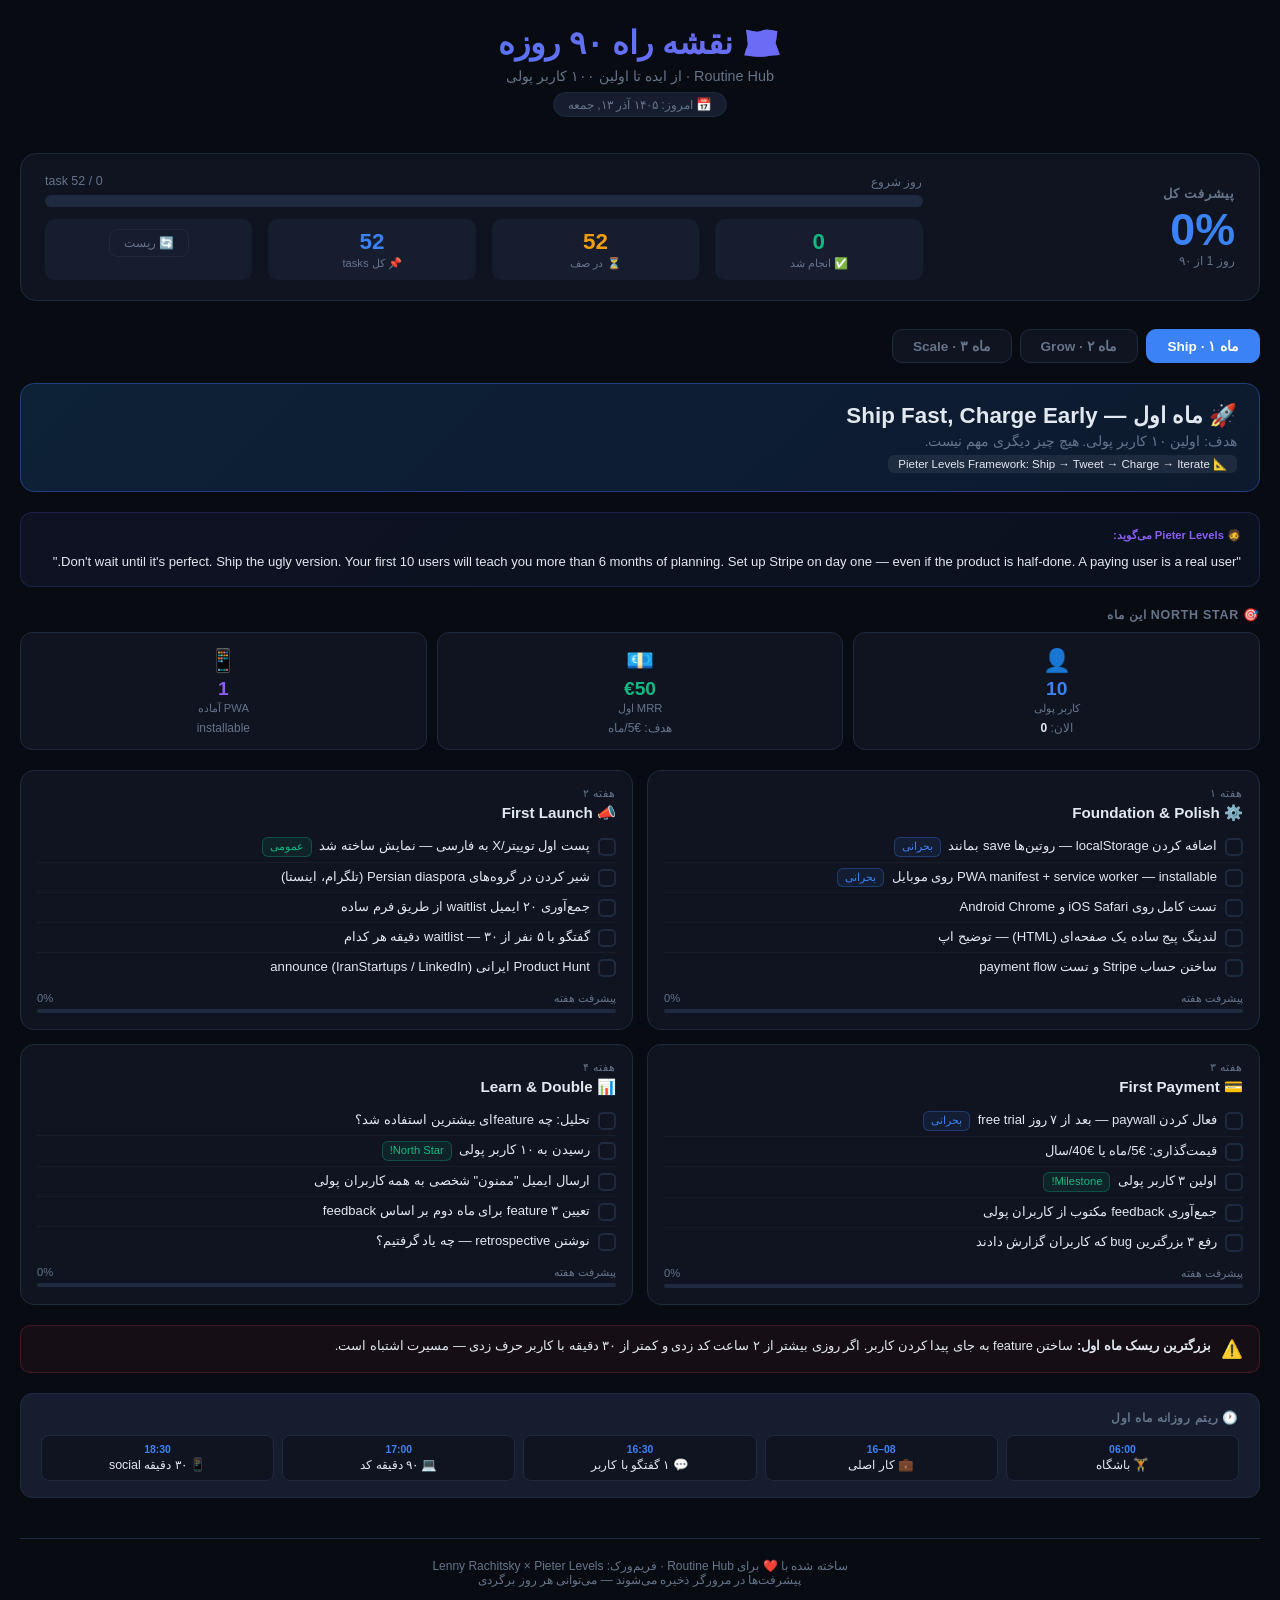
<file: roadmap_90day.html>
<!DOCTYPE html>
<html lang="fa" dir="rtl">
<head>
<meta charset="UTF-8">
<meta name="viewport" content="width=device-width, initial-scale=1.0">
<title>Routine Hub — نقشه راه ۹۰ روزه</title>
<style>
  :root {
    --bg: #080b12;
    --surface: #0f1420;
    --surface2: #161d2e;
    --border: #1e2a40;
    --accent: #3b82f6;
    --accent2: #6366f1;
    --green: #10b981;
    --yellow: #f59e0b;
    --red: #ef4444;
    --purple: #8b5cf6;
    --text: #e2e8f0;
    --muted: #64748b;
    --month1: #1e3a5f;
    --month2: #1e3a2f;
    --month3: #3a1e3a;
  }
  * { box-sizing: border-box; margin: 0; padding: 0; }
  body {
    background: var(--bg);
    color: var(--text);
    font-family: 'Segoe UI', Tahoma, sans-serif;
    min-height: 100vh;
    padding: 24px 20px 60px;
  }

  /* ── Header ── */
  .header {
    text-align: center;
    margin-bottom: 36px;
  }
  .header h1 {
    font-size: 2rem;
    font-weight: 800;
    background: linear-gradient(135deg, #3b82f6, #8b5cf6);
    -webkit-background-clip: text;
    -webkit-text-fill-color: transparent;
    margin-bottom: 6px;
  }
  .header p { color: var(--muted); font-size: 0.9rem; }
  .today-badge {
    display: inline-block;
    background: var(--surface2);
    border: 1px solid var(--border);
    border-radius: 20px;
    padding: 4px 14px;
    font-size: 0.78rem;
    color: var(--muted);
    margin-top: 8px;
  }

  /* ── Overall progress ── */
  .overall-card {
    background: var(--surface);
    border: 1px solid var(--border);
    border-radius: 16px;
    padding: 20px 24px;
    margin-bottom: 28px;
    display: flex;
    align-items: center;
    gap: 20px;
    flex-wrap: wrap;
  }
  .overall-left { flex: 1; min-width: 160px; }
  .overall-left h3 { font-size: 0.8rem; color: var(--muted); margin-bottom: 6px; text-transform: uppercase; letter-spacing: .06em; }
  .overall-left .big-num { font-size: 2.8rem; font-weight: 800; color: var(--accent); line-height: 1; }
  .overall-left .big-label { font-size: 0.78rem; color: var(--muted); margin-top: 2px; }
  .overall-bar-wrap { flex: 3; min-width: 200px; }
  .overall-bar-wrap label { font-size: 0.78rem; color: var(--muted); display: flex; justify-content: space-between; margin-bottom: 6px; }
  .bar-track { height: 12px; background: var(--border); border-radius: 99px; overflow: hidden; }
  .bar-fill { height: 100%; border-radius: 99px; background: linear-gradient(90deg, #3b82f6, #8b5cf6); transition: width 0.6s ease; }
  .stats-row { display: flex; gap: 16px; margin-top: 12px; flex-wrap: wrap; }
  .stat-item { background: var(--surface2); border-radius: 10px; padding: 10px 16px; text-align: center; flex: 1; min-width: 90px; }
  .stat-item .s-val { font-size: 1.4rem; font-weight: 700; }
  .stat-item .s-lbl { font-size: 0.7rem; color: var(--muted); margin-top: 2px; }
  .green { color: var(--green); }
  .yellow { color: var(--yellow); }
  .red { color: var(--red); }
  .blue { color: var(--accent); }
  .purple { color: var(--purple); }

  /* ── Month tabs ── */
  .tabs { display: flex; gap: 8px; margin-bottom: 20px; flex-wrap: wrap; }
  .tab {
    padding: 8px 20px;
    border-radius: 10px;
    border: 1px solid var(--border);
    background: var(--surface);
    color: var(--muted);
    cursor: pointer;
    font-size: 0.85rem;
    transition: all .2s;
    font-weight: 600;
  }
  .tab.active, .tab:hover { color: var(--text); border-color: var(--accent); background: #1a2540; }
  .tab.active { background: var(--accent); border-color: var(--accent); color: #fff; }

  /* ── Month panel ── */
  .month-panel { display: none; }
  .month-panel.active { display: block; }

  .month-header {
    border-radius: 14px;
    padding: 18px 22px;
    margin-bottom: 20px;
    border: 1px solid var(--border);
  }
  .m1 .month-header { background: linear-gradient(135deg, #0d2137, #0d1a2e); border-color: #1e4080; }
  .m2 .month-header { background: linear-gradient(135deg, #0a1f15, #0d1a12); border-color: #1a4030; }
  .m3 .month-header { background: linear-gradient(135deg, #1a0d2e, #120d1a); border-color: #3a1e5f; }

  .month-header h2 { font-size: 1.4rem; font-weight: 800; margin-bottom: 4px; }
  .month-header .tagline { font-size: 0.85rem; color: var(--muted); }
  .month-header .framework { font-size: 0.72rem; background: rgba(255,255,255,0.07); border-radius: 6px; padding: 2px 10px; display: inline-block; margin-top: 6px; }

  /* ── Week cards ── */
  .weeks-grid { display: grid; grid-template-columns: 1fr 1fr; gap: 14px; margin-bottom: 20px; }
  @media (max-width: 600px) { .weeks-grid { grid-template-columns: 1fr; } }

  .week-card {
    background: var(--surface);
    border: 1px solid var(--border);
    border-radius: 14px;
    padding: 16px;
    position: relative;
    transition: border-color .2s;
  }
  .week-card:hover { border-color: var(--accent); }
  .week-card .wk-label { font-size: 0.7rem; color: var(--muted); margin-bottom: 4px; text-transform: uppercase; letter-spacing: .05em; }
  .week-card h4 { font-size: 0.95rem; font-weight: 700; margin-bottom: 10px; }

  .milestone-list { list-style: none; }
  .milestone-list li {
    display: flex;
    align-items: flex-start;
    gap: 8px;
    padding: 5px 0;
    font-size: 0.82rem;
    border-bottom: 1px solid rgba(255,255,255,0.04);
  }
  .milestone-list li:last-child { border-bottom: none; }
  .milestone-list li .chk {
    width: 18px;
    height: 18px;
    border-radius: 5px;
    border: 2px solid var(--border);
    flex-shrink: 0;
    cursor: pointer;
    display: flex;
    align-items: center;
    justify-content: center;
    font-size: 11px;
    margin-top: 1px;
    transition: all .15s;
  }
  .milestone-list li .chk.done { background: var(--green); border-color: var(--green); color: #fff; }
  .milestone-list li .chk:hover { border-color: var(--green); }
  .milestone-list li .txt { flex: 1; line-height: 1.4; }
  .milestone-list li .txt.done-txt { text-decoration: line-through; color: var(--muted); }

  /* Metric chip */
  .metric-chip {
    display: inline-block;
    background: rgba(59,130,246,0.1);
    border: 1px solid rgba(59,130,246,0.3);
    color: var(--accent);
    border-radius: 6px;
    padding: 1px 7px;
    font-size: 0.7rem;
    margin-right: 4px;
    white-space: nowrap;
  }
  .chip-green { background: rgba(16,185,129,0.1); border-color: rgba(16,185,129,0.3); color: var(--green); }
  .chip-yellow { background: rgba(245,158,11,0.1); border-color: rgba(245,158,11,0.3); color: var(--yellow); }
  .chip-purple { background: rgba(139,92,246,0.1); border-color: rgba(139,92,246,0.3); color: var(--purple); }

  /* ── North Star KPIs ── */
  .kpi-section { margin-bottom: 20px; }
  .kpi-section h3 { font-size: 0.78rem; color: var(--muted); text-transform: uppercase; letter-spacing: .06em; margin-bottom: 10px; }
  .kpi-grid { display: grid; grid-template-columns: repeat(3, 1fr); gap: 10px; }
  @media (max-width: 500px) { .kpi-grid { grid-template-columns: repeat(2, 1fr); } }
  .kpi-card {
    background: var(--surface);
    border: 1px solid var(--border);
    border-radius: 12px;
    padding: 14px;
    text-align: center;
  }
  .kpi-card .kpi-icon { font-size: 1.4rem; margin-bottom: 4px; }
  .kpi-card .kpi-target { font-size: 1.2rem; font-weight: 800; }
  .kpi-card .kpi-lbl { font-size: 0.7rem; color: var(--muted); margin-top: 2px; }
  .kpi-card .kpi-current { font-size: 0.75rem; color: var(--muted); margin-top: 6px; }
  .kpi-card .kpi-current span { color: var(--text); font-weight: 600; }

  /* ── Daily focus box ── */
  .daily-box {
    background: var(--surface2);
    border: 1px solid var(--border);
    border-radius: 12px;
    padding: 16px 20px;
    margin-bottom: 20px;
  }
  .daily-box h3 { font-size: 0.78rem; color: var(--muted); margin-bottom: 10px; text-transform: uppercase; letter-spacing: .05em; }
  .daily-rhythm { display: flex; gap: 8px; flex-wrap: wrap; }
  .rhythm-block {
    background: var(--surface);
    border: 1px solid var(--border);
    border-radius: 8px;
    padding: 8px 12px;
    font-size: 0.78rem;
    display: flex;
    flex-direction: column;
    align-items: center;
    flex: 1;
    min-width: 80px;
  }
  .rhythm-block .time { font-size: 0.65rem; color: var(--accent); font-weight: 700; }
  .rhythm-block .act { margin-top: 2px; }

  /* ── Advisor insight ── */
  .advisor-quote {
    background: linear-gradient(135deg, rgba(99,102,241,0.08), rgba(59,130,246,0.06));
    border: 1px solid rgba(99,102,241,0.2);
    border-radius: 12px;
    padding: 14px 18px;
    margin-bottom: 20px;
    font-size: 0.82rem;
    line-height: 1.6;
  }
  .advisor-quote .who { font-size: 0.7rem; color: var(--purple); font-weight: 700; margin-bottom: 6px; }

  /* ── Danger/blocker ── */
  .blocker-box {
    background: rgba(239,68,68,0.06);
    border: 1px solid rgba(239,68,68,0.2);
    border-radius: 10px;
    padding: 12px 16px;
    margin-bottom: 20px;
    font-size: 0.8rem;
    display: flex;
    gap: 10px;
    align-items: flex-start;
  }
  .blocker-box .icon { font-size: 1.1rem; flex-shrink: 0; margin-top: 1px; }

  /* ── Footer note ── */
  .footer-note {
    text-align: center;
    color: var(--muted);
    font-size: 0.75rem;
    margin-top: 40px;
    padding-top: 20px;
    border-top: 1px solid var(--border);
  }

  /* ── Reset button ── */
  .reset-btn {
    background: transparent;
    border: 1px solid var(--border);
    color: var(--muted);
    border-radius: 8px;
    padding: 6px 14px;
    font-size: 0.75rem;
    cursor: pointer;
    transition: all .2s;
  }
  .reset-btn:hover { border-color: var(--red); color: var(--red); }

  /* Progress bar per week */
  .week-progress { margin-top: 10px; }
  .week-progress label { font-size: 0.7rem; color: var(--muted); display: flex; justify-content: space-between; }
  .week-bar { height: 4px; background: var(--border); border-radius: 99px; overflow: hidden; margin-top: 4px; }
  .week-bar-fill { height: 100%; border-radius: 99px; background: var(--green); transition: width .4s; }

  .month-progress-row { display: flex; align-items: center; gap: 12px; margin-top: 8px; flex-wrap: wrap; }
  .month-pct { font-size: 1.6rem; font-weight: 800; }
</style>
</head>
<body>

<div class="header">
  <h1>🗺️ نقشه راه ۹۰ روزه</h1>
  <p>Routine Hub · از ایده تا اولین ۱۰۰ کاربر پولی</p>
  <div class="today-badge" id="todayBadge">📅 امروز: ...</div>
</div>

<!-- Overall Progress -->
<div class="overall-card">
  <div class="overall-left">
    <h3>پیشرفت کل</h3>
    <div class="big-num" id="totalPct">0%</div>
    <div class="big-label" id="daysLeft">روز ۱ از ۹۰</div>
  </div>
  <div class="overall-bar-wrap">
    <label>
      <span>روز شروع</span>
      <span id="overallFrac">0 / 0 task</span>
    </label>
    <div class="bar-track"><div class="bar-fill" id="overallBar" style="width:0%"></div></div>
    <div class="stats-row">
      <div class="stat-item"><div class="s-val green" id="doneCount">0</div><div class="s-lbl">✅ انجام شد</div></div>
      <div class="stat-item"><div class="s-val yellow" id="pendCount">0</div><div class="s-lbl">⏳ در صف</div></div>
      <div class="stat-item"><div class="s-val blue" id="totalCount">0</div><div class="s-lbl">📌 کل tasks</div></div>
      <div class="stat-item" style="margin-right:auto;">
        <button class="reset-btn" onclick="resetAll()">🔄 ریست</button>
      </div>
    </div>
  </div>
</div>

<!-- Tabs -->
<div class="tabs">
  <div class="tab active" onclick="switchTab(1)">ماه ۱ · Ship</div>
  <div class="tab" onclick="switchTab(2)">ماه ۲ · Grow</div>
  <div class="tab" onclick="switchTab(3)">ماه ۳ · Scale</div>
</div>

<!-- ═══════════════ MONTH 1 ═══════════════ -->
<div class="month-panel m1 active" id="panel-1">

  <div class="month-header">
    <h2>🚀 ماه اول — Ship Fast, Charge Early</h2>
    <div class="tagline">هدف: اولین ۱۰ کاربر پولی. هیچ چیز دیگری مهم نیست.</div>
    <span class="framework">📐 Pieter Levels Framework: Ship → Tweet → Charge → Iterate</span>
  </div>

  <div class="advisor-quote">
    <div class="who">🧔 Pieter Levels می‌گوید:</div>
    "Don't wait until it's perfect. Ship the ugly version. Your first 10 users will teach you more than 6 months of planning. Set up Stripe on day one — even if the product is half-done. A paying user is a real user."
  </div>

  <div class="kpi-section">
    <h3>🎯 North Star این ماه</h3>
    <div class="kpi-grid">
      <div class="kpi-card">
        <div class="kpi-icon">👤</div>
        <div class="kpi-target blue">10</div>
        <div class="kpi-lbl">کاربر پولی</div>
        <div class="kpi-current">الان: <span>0</span></div>
      </div>
      <div class="kpi-card">
        <div class="kpi-icon">💶</div>
        <div class="kpi-target green">€50</div>
        <div class="kpi-lbl">MRR اول</div>
        <div class="kpi-current">هدف: €5/ماه</div>
      </div>
      <div class="kpi-card">
        <div class="kpi-icon">📱</div>
        <div class="kpi-target purple">1</div>
        <div class="kpi-lbl">PWA آماده</div>
        <div class="kpi-current">installable</div>
      </div>
    </div>
  </div>

  <div class="weeks-grid">
    <!-- Week 1 -->
    <div class="week-card">
      <div class="wk-label">هفته ۱</div>
      <h4>⚙️ Foundation & Polish</h4>
      <ul class="milestone-list" id="m1w1">
        <li><span class="chk" onclick="toggleCheck(this)"></span><span class="txt">اضافه کردن localStorage — روتین‌ها save بمانند <span class="metric-chip">بحرانی</span></span></li>
        <li><span class="chk" onclick="toggleCheck(this)"></span><span class="txt">PWA manifest + service worker — installable روی موبایل <span class="metric-chip">بحرانی</span></span></li>
        <li><span class="chk" onclick="toggleCheck(this)"></span><span class="txt">تست کامل روی iOS Safari و Android Chrome</span></li>
        <li><span class="chk" onclick="toggleCheck(this)"></span><span class="txt">لندینگ پیج ساده یک صفحه‌ای (HTML) — توضیح اپ</span></li>
        <li><span class="chk" onclick="toggleCheck(this)"></span><span class="txt">ساختن حساب Stripe و تست payment flow</span></li>
      </ul>
      <div class="week-progress">
        <label><span>پیشرفت هفته</span><span class="week-pct">0%</span></label>
        <div class="week-bar"><div class="week-bar-fill" style="width:0%"></div></div>
      </div>
    </div>
    <!-- Week 2 -->
    <div class="week-card">
      <div class="wk-label">هفته ۲</div>
      <h4>📣 First Launch</h4>
      <ul class="milestone-list" id="m1w2">
        <li><span class="chk" onclick="toggleCheck(this)"></span><span class="txt">پست اول توییتر/X به فارسی — نمایش ساخته شد <span class="metric-chip chip-green">عمومی</span></span></li>
        <li><span class="chk" onclick="toggleCheck(this)"></span><span class="txt">شیر کردن در گروه‌های Persian diaspora (تلگرام، اینستا)</span></li>
        <li><span class="chk" onclick="toggleCheck(this)"></span><span class="txt">جمع‌آوری ۲۰ ایمیل waitlist از طریق فرم ساده</span></li>
        <li><span class="chk" onclick="toggleCheck(this)"></span><span class="txt">گفتگو با ۵ نفر از waitlist — ۳۰ دقیقه هر کدام</span></li>
        <li><span class="chk" onclick="toggleCheck(this)"></span><span class="txt">Product Hunt ایرانی (IranStartups / LinkedIn) announce</span></li>
      </ul>
      <div class="week-progress">
        <label><span>پیشرفت هفته</span><span class="week-pct">0%</span></label>
        <div class="week-bar"><div class="week-bar-fill" style="width:0%"></div></div>
      </div>
    </div>
    <!-- Week 3 -->
    <div class="week-card">
      <div class="wk-label">هفته ۳</div>
      <h4>💳 First Payment</h4>
      <ul class="milestone-list" id="m1w3">
        <li><span class="chk" onclick="toggleCheck(this)"></span><span class="txt">فعال کردن paywall — بعد از ۷ روز free trial <span class="metric-chip">بحرانی</span></span></li>
        <li><span class="chk" onclick="toggleCheck(this)"></span><span class="txt">قیمت‌گذاری: €5/ماه یا €40/سال</span></li>
        <li><span class="chk" onclick="toggleCheck(this)"></span><span class="txt">اولین ۳ کاربر پولی <span class="metric-chip chip-green">Milestone!</span></span></li>
        <li><span class="chk" onclick="toggleCheck(this)"></span><span class="txt">جمع‌آوری feedback مکتوب از کاربران پولی</span></li>
        <li><span class="chk" onclick="toggleCheck(this)"></span><span class="txt">رفع ۳ بزرگترین bug که کاربران گزارش دادند</span></li>
      </ul>
      <div class="week-progress">
        <label><span>پیشرفت هفته</span><span class="week-pct">0%</span></label>
        <div class="week-bar"><div class="week-bar-fill" style="width:0%"></div></div>
      </div>
    </div>
    <!-- Week 4 -->
    <div class="week-card">
      <div class="wk-label">هفته ۴</div>
      <h4>📊 Learn & Double</h4>
      <ul class="milestone-list" id="m1w4">
        <li><span class="chk" onclick="toggleCheck(this)"></span><span class="txt">تحلیل: چه feature‌ای بیشترین استفاده شد؟</span></li>
        <li><span class="chk" onclick="toggleCheck(this)"></span><span class="txt">رسیدن به ۱۰ کاربر پولی <span class="metric-chip chip-green">North Star!</span></span></li>
        <li><span class="chk" onclick="toggleCheck(this)"></span><span class="txt">ارسال ایمیل "ممنون" شخصی به همه کاربران پولی</span></li>
        <li><span class="chk" onclick="toggleCheck(this)"></span><span class="txt">تعیین ۳ feature برای ماه دوم بر اساس feedback</span></li>
        <li><span class="chk" onclick="toggleCheck(this)"></span><span class="txt">نوشتن retrospective — چه یاد گرفتیم؟</span></li>
      </ul>
      <div class="week-progress">
        <label><span>پیشرفت هفته</span><span class="week-pct">0%</span></label>
        <div class="week-bar"><div class="week-bar-fill" style="width:0%"></div></div>
      </div>
    </div>
  </div>

  <div class="blocker-box">
    <div class="icon">⚠️</div>
    <div>
      <strong>بزرگترین ریسک ماه اول:</strong> ساختن feature به جای پیدا کردن کاربر. اگر روزی بیشتر از ۲ ساعت کد زدی و کمتر از ۳۰ دقیقه با کاربر حرف زدی — مسیرت اشتباه است.
    </div>
  </div>

  <div class="daily-box">
    <h3>🕐 ریتم روزانه ماه اول</h3>
    <div class="daily-rhythm">
      <div class="rhythm-block"><div class="time">06:00</div><div class="act">🏋️ باشگاه</div></div>
      <div class="rhythm-block"><div class="time">08–16</div><div class="act">💼 کار اصلی</div></div>
      <div class="rhythm-block"><div class="time">16:30</div><div class="act">💬 ۱ گفتگو با کاربر</div></div>
      <div class="rhythm-block"><div class="time">17:00</div><div class="act">💻 ۹۰ دقیقه کد</div></div>
      <div class="rhythm-block"><div class="time">18:30</div><div class="act">📱 ۳۰ دقیقه social</div></div>
    </div>
  </div>

</div>

<!-- ═══════════════ MONTH 2 ═══════════════ -->
<div class="month-panel m2" id="panel-2">

  <div class="month-header">
    <h2>📈 ماه دوم — Retain & Grow</h2>
    <div class="tagline">هدف: ۵۰ کاربر پولی. کاربری که ماند مهم‌تر از کاربری که آمد.</div>
    <span class="framework">📐 Lenny Rachitsky: Retention → Referral → Revenue</span>
  </div>

  <div class="advisor-quote">
    <div class="who">📊 Lenny Rachitsky می‌گوید:</div>
    "The single most important metric at your stage is Day-7 retention. If people come back after one week, you have something real. If they don't, no amount of growth hacking will save you. Fix retention before you pour fuel on distribution."
  </div>

  <div class="kpi-section">
    <h3>🎯 North Star این ماه</h3>
    <div class="kpi-grid">
      <div class="kpi-card">
        <div class="kpi-icon">👥</div>
        <div class="kpi-target blue">50</div>
        <div class="kpi-lbl">کاربر پولی</div>
        <div class="kpi-current">از ماه ۱: <span>10</span></div>
      </div>
      <div class="kpi-card">
        <div class="kpi-icon">🔄</div>
        <div class="kpi-target green">40%</div>
        <div class="kpi-lbl">Day-7 Retention</div>
        <div class="kpi-current">benchmark SaaS: 25%</div>
      </div>
      <div class="kpi-card">
        <div class="kpi-icon">💶</div>
        <div class="kpi-target purple">€250</div>
        <div class="kpi-lbl">MRR</div>
        <div class="kpi-current">€5 × 50 کاربر</div>
      </div>
    </div>
  </div>

  <div class="weeks-grid">
    <div class="week-card">
      <div class="wk-label">هفته ۵</div>
      <h4>🔄 Retention Engine</h4>
      <ul class="milestone-list" id="m2w1">
        <li><span class="chk" onclick="toggleCheck(this)"></span><span class="txt">اضافه کردن push notification روزانه (PWA) <span class="metric-chip">retention</span></span></li>
        <li><span class="chk" onclick="toggleCheck(this)"></span><span class="txt">Streak counter — نمایش روزهای متوالی باشگاه</span></li>
        <li><span class="chk" onclick="toggleCheck(this)"></span><span class="txt">Weekly summary ایمیل — پیشرفت هفته</span></li>
        <li><span class="chk" onclick="toggleCheck(this)"></span><span class="txt">اندازه‌گیری چرخه بازگشت کاربران فعلی</span></li>
      </ul>
      <div class="week-progress">
        <label><span>پیشرفت هفته</span><span class="week-pct">0%</span></label>
        <div class="week-bar"><div class="week-bar-fill" style="width:0%"></div></div>
      </div>
    </div>
    <div class="week-card">
      <div class="wk-label">هفته ۶</div>
      <h4>📣 Distribution</h4>
      <ul class="milestone-list" id="m2w2">
        <li><span class="chk" onclick="toggleCheck(this)"></span><span class="txt">پست در Reddit: r/IranianDiaspora, r/fitness <span class="metric-chip chip-green">انگلیسی</span></span></li>
        <li><span class="chk" onclick="toggleCheck(this)"></span><span class="txt">یوتیوب شورت فارسی — ۶۰ ثانیه نمایش اپ</span></li>
        <li><span class="chk" onclick="toggleCheck(this)"></span><span class="txt">ارتباط با ۳ influencer فارسی‌زبان حوزه سلامت</span></li>
        <li><span class="chk" onclick="toggleCheck(this)"></span><span class="txt">Referral: کاربر فعلی → ۱ ماه رایگان در ازای دعوت</span></li>
      </ul>
      <div class="week-progress">
        <label><span>پیشرفت هفته</span><span class="week-pct">0%</span></label>
        <div class="week-bar"><div class="week-bar-fill" style="width:0%"></div></div>
      </div>
    </div>
    <div class="week-card">
      <div class="wk-label">هفته ۷</div>
      <h4>✨ Feature Bets</h4>
      <ul class="milestone-list" id="m2w3">
        <li><span class="chk" onclick="toggleCheck(this)"></span><span class="txt">Progress photos tracking (بر اساس feedback ماه ۱)</span></li>
        <li><span class="chk" onclick="toggleCheck(this)"></span><span class="txt">کالری و وزن ورودی دستی + نمودار هفتگی</span></li>
        <li><span class="chk" onclick="toggleCheck(this)"></span><span class="txt">Share card — تصویر آماده برای اینستاگرام از روتین</span></li>
        <li><span class="chk" onclick="toggleCheck(this)"></span><span class="txt">A/B test: قیمت €5 در مقابل €8</span></li>
      </ul>
      <div class="week-progress">
        <label><span>پیشرفت هفته</span><span class="week-pct">0%</span></label>
        <div class="week-bar"><div class="week-bar-fill" style="width:0%"></div></div>
      </div>
    </div>
    <div class="week-card">
      <div class="wk-label">هفته ۸</div>
      <h4>🤝 Community</h4>
      <ul class="milestone-list" id="m2w4">
        <li><span class="chk" onclick="toggleCheck(this)"></span><span class="txt">تلگرام channel اپ — محتوای روتین روزانه <span class="metric-chip chip-purple">community</span></span></li>
        <li><span class="chk" onclick="toggleCheck(this)"></span><span class="txt">رسیدن به ۵۰ کاربر پولی <span class="metric-chip chip-green">North Star!</span></span></li>
        <li><span class="chk" onclick="toggleCheck(this)"></span><span class="txt">€250 MRR اولین بار در تاریخ</span></li>
        <li><span class="chk" onclick="toggleCheck(this)"></span><span class="txt">جمع‌آوری ۵ testimonial مکتوب برای لندینگ پیج</span></li>
      </ul>
      <div class="week-progress">
        <label><span>پیشرفت هفته</span><span class="week-pct">0%</span></label>
        <div class="week-bar"><div class="week-bar-fill" style="width:0%"></div></div>
      </div>
    </div>
  </div>

  <div class="blocker-box">
    <div class="icon">⚠️</div>
    <div>
      <strong>بزرگترین ریسک ماه دوم:</strong> ساختن feature جدید قبل از fix کردن retention. اگر کاربران بعد از ۷ روز برنگردند، feature جدید فقط leak را بزرگتر می‌کند.
    </div>
  </div>

  <div class="daily-box">
    <h3>🕐 ریتم روزانه ماه دوم</h3>
    <div class="daily-rhythm">
      <div class="rhythm-block"><div class="time">06:00</div><div class="act">🏋️ باشگاه</div></div>
      <div class="rhythm-block"><div class="time">08–16</div><div class="act">💼 کار اصلی</div></div>
      <div class="rhythm-block"><div class="time">16:30</div><div class="act">📊 metrics بررسی</div></div>
      <div class="rhythm-block"><div class="time">17:00</div><div class="act">💻 ۶۰ دقیقه کد</div></div>
      <div class="rhythm-block"><div class="time">18:00</div><div class="act">📝 ۳۰ دقیقه content</div></div>
    </div>
  </div>

</div>

<!-- ═══════════════ MONTH 3 ═══════════════ -->
<div class="month-panel m3" id="panel-3">

  <div class="month-header">
    <h2>🌍 ماه سوم — Scale & Pitch</h2>
    <div class="tagline">هدف: ۱۰۰ کاربر پولی + آماده‌سازی برای سرمایه‌گذار.</div>
    <span class="framework">📐 Omid Kordestani: Distribution Map → Warm Intro → Credibility Signal</span>
  </div>

  <div class="advisor-quote">
    <div class="who">🌐 Omid Kordestani می‌گوید:</div>
    "Numbers tell the story investors can't ignore. Walk into any room with 100 paying users, €500 MRR, and 40% retention — and you're not asking for money, you're choosing who to partner with. Build the proof first."
  </div>

  <div class="kpi-section">
    <h3>🎯 North Star این ماه</h3>
    <div class="kpi-grid">
      <div class="kpi-card">
        <div class="kpi-icon">💯</div>
        <div class="kpi-target blue">100</div>
        <div class="kpi-lbl">کاربر پولی</div>
        <div class="kpi-current">از ماه ۲: <span>50</span></div>
      </div>
      <div class="kpi-card">
        <div class="kpi-icon">💶</div>
        <div class="kpi-target green">€500</div>
        <div class="kpi-lbl">MRR</div>
        <div class="kpi-current">Ramen profitable</div>
      </div>
      <div class="kpi-card">
        <div class="kpi-icon">🤝</div>
        <div class="kpi-target purple">3</div>
        <div class="kpi-lbl">Investor Calls</div>
        <div class="kpi-current">warm intro</div>
      </div>
    </div>
  </div>

  <div class="weeks-grid">
    <div class="week-card">
      <div class="wk-label">هفته ۹</div>
      <h4>🚀 Growth Channels</h4>
      <ul class="milestone-list" id="m3w1">
        <li><span class="chk" onclick="toggleCheck(this)"></span><span class="txt">Product Hunt launch — English <span class="metric-chip chip-green">بین‌المللی</span></span></li>
        <li><span class="chk" onclick="toggleCheck(this)"></span><span class="txt">مقاله Medium انگلیسی: "Building a Persian fitness app"</span></li>
        <li><span class="chk" onclick="toggleCheck(this)"></span><span class="txt">پادکست‌های فارسی tech — ۲ مصاحبه</span></li>
        <li><span class="chk" onclick="toggleCheck(this)"></span><span class="txt">SEO: ۵ پست فارسی keyword-rich (روتین، باشگاه)</span></li>
      </ul>
      <div class="week-progress">
        <label><span>پیشرفت هفته</span><span class="week-pct">0%</span></label>
        <div class="week-bar"><div class="week-bar-fill" style="width:0%"></div></div>
      </div>
    </div>
    <div class="week-card">
      <div class="wk-label">هفته ۱۰</div>
      <h4>💼 Investor Prep</h4>
      <ul class="milestone-list" id="m3w2">
        <li><span class="chk" onclick="toggleCheck(this)"></span><span class="txt">One-pager انگلیسی: Problem → Solution → Traction <span class="metric-chip">سند</span></span></li>
        <li><span class="chk" onclick="toggleCheck(this)"></span><span class="txt">نقشه سرمایه‌گذاران: High Alpha, Cherry Ventures, Point Nine</span></li>
        <li><span class="chk" onclick="toggleCheck(this)"></span><span class="txt">یافتن ۵ Iranian-European founder برای warm intro</span></li>
        <li><span class="chk" onclick="toggleCheck(this)"></span><span class="txt">Pitch deck ۱۰ اسلاید (Sequoia template)</span></li>
      </ul>
      <div class="week-progress">
        <label><span>پیشرفت هفته</span><span class="week-pct">0%</span></label>
        <div class="week-bar"><div class="week-bar-fill" style="width:0%"></div></div>
      </div>
    </div>
    <div class="week-card">
      <div class="wk-label">هفته ۱۱</div>
      <h4>🎯 Push to 100</h4>
      <ul class="milestone-list" id="m3w3">
        <li><span class="chk" onclick="toggleCheck(this)"></span><span class="txt">رسیدن به ۱۰۰ کاربر پولی <span class="metric-chip chip-green">North Star!</span></span></li>
        <li><span class="chk" onclick="toggleCheck(this)"></span><span class="txt">€500 MRR — Ramen Profitable <span class="metric-chip chip-green">Milestone!</span></span></li>
        <li><span class="chk" onclick="toggleCheck(this)"></span><span class="txt">ارسال cold email به ۱۰ سرمایه‌گذار با traction numbers</span></li>
        <li><span class="chk" onclick="toggleCheck(this)"></span><span class="txt">اولین warm intro call (هدف ۳ جلسه)</span></li>
      </ul>
      <div class="week-progress">
        <label><span>پیشرفت هفته</span><span class="week-pct">0%</span></label>
        <div class="week-bar"><div class="week-bar-fill" style="width:0%"></div></div>
      </div>
    </div>
    <div class="week-card">
      <div class="wk-label">هفته ۱۲</div>
      <h4>🔮 Beyond 90 Days</h4>
      <ul class="milestone-list" id="m3w4">
        <li><span class="chk" onclick="toggleCheck(this)"></span><span class="txt">تصمیم: bootstrap ادامه یا raise سرمایه؟</span></li>
        <li><span class="chk" onclick="toggleCheck(this)"></span><span class="txt">برنامه ۹۰ روز بعدی بر اساس داده واقعی</span></li>
        <li><span class="chk" onclick="toggleCheck(this)"></span><span class="txt">نوشتن "Build in Public" thread — داستان ۳ ماه</span></li>
        <li><span class="chk" onclick="toggleCheck(this)"></span><span class="txt">جشن گرفتن! — تو کاری کردی که ۹۹٪ نمی‌کنند 🎉</span></li>
      </ul>
      <div class="week-progress">
        <label><span>پیشرفت هفته</span><span class="week-pct">0%</span></label>
        <div class="week-bar"><div class="week-bar-fill" style="width:0%"></div></div>
      </div>
    </div>
  </div>

  <div class="advisor-quote" style="margin-top:0;">
    <div class="who">💡 چرا €500 MRR مهم است؟</div>
    با €500 MRR و ۱۰۰ کاربر پولی، سرمایه‌گذار می‌بیند: (۱) بازار وجود دارد، (۲) مردم پول می‌دهند، (۳) تو توانستی بسازی. این سه چیز برای pre-seed کافی است.
  </div>

  <div class="daily-box">
    <h3>🕐 ریتم روزانه ماه سوم</h3>
    <div class="daily-rhythm">
      <div class="rhythm-block"><div class="time">06:00</div><div class="act">🏋️ باشگاه</div></div>
      <div class="rhythm-block"><div class="time">08–16</div><div class="act">💼 کار اصلی</div></div>
      <div class="rhythm-block"><div class="time">16:30</div><div class="act">📧 ایمیل investor</div></div>
      <div class="rhythm-block"><div class="time">17:15</div><div class="act">💻 ۴۵ دقیقه کد</div></div>
      <div class="rhythm-block"><div class="time">18:00</div><div class="act">📱 growth channel</div></div>
    </div>
  </div>

</div>

<div class="footer-note">
  ساخته شده با ❤️ برای Routine Hub · فریم‌ورک: Lenny Rachitsky × Pieter Levels<br>
  پیشرفت‌ها در مرورگر ذخیره می‌شوند — می‌توانی هر روز برگردی
</div>

<script>
// ── State ──
const STORE_KEY = 'roadmap90_v1';

function loadState() {
  try { return JSON.parse(localStorage.getItem(STORE_KEY)) || {}; } catch { return {}; }
}
function saveState(s) { localStorage.setItem(STORE_KEY, JSON.stringify(s)); }

// ── Init date ──
function initDate() {
  const now = new Date();
  const opts = { weekday:'long', year:'numeric', month:'long', day:'numeric' };
  document.getElementById('todayBadge').textContent = '📅 امروز: ' + now.toLocaleDateString('fa-IR', opts);
}

// ── Tab switching ──
function switchTab(n) {
  document.querySelectorAll('.month-panel').forEach(p => p.classList.remove('active'));
  document.querySelectorAll('.tab').forEach(t => t.classList.remove('active'));
  document.getElementById('panel-' + n).classList.add('active');
  document.querySelectorAll('.tab')[n-1].classList.add('active');
}

// ── Checkbox logic ──
function toggleCheck(el) {
  const isDone = el.classList.toggle('done');
  el.textContent = isDone ? '✓' : '';
  const txt = el.nextElementSibling;
  if (txt) txt.classList.toggle('done-txt', isDone);
  persistAll();
  updateAll();
}

function getCheckId(chk) {
  const li = chk.closest('li');
  const ul = chk.closest('ul');
  const liIdx = Array.from(ul.children).indexOf(li);
  return ul.id + '_' + liIdx;
}

function persistAll() {
  const state = {};
  document.querySelectorAll('.milestone-list .chk').forEach(chk => {
    state[getCheckId(chk)] = chk.classList.contains('done');
  });
  saveState(state);
}

function restoreAll() {
  const state = loadState();
  document.querySelectorAll('.milestone-list .chk').forEach(chk => {
    const id = getCheckId(chk);
    if (state[id]) {
      chk.classList.add('done');
      chk.textContent = '✓';
      const txt = chk.nextElementSibling;
      if (txt) txt.classList.add('done-txt');
    }
  });
}

function resetAll() {
  if (!confirm('ریست کردن همه چک‌لیست‌ها؟')) return;
  saveState({});
  document.querySelectorAll('.milestone-list .chk').forEach(chk => {
    chk.classList.remove('done');
    chk.textContent = '';
    const txt = chk.nextElementSibling;
    if (txt) txt.classList.remove('done-txt');
  });
  updateAll();
}

// ── Progress calculations ──
function updateAll() {
  let totalDone = 0, totalAll = 0;

  document.querySelectorAll('.week-card').forEach(card => {
    const chks = card.querySelectorAll('.chk');
    const done = card.querySelectorAll('.chk.done').length;
    const all = chks.length;
    const pct = all ? Math.round(done / all * 100) : 0;

    const pctEl = card.querySelector('.week-pct');
    const barEl = card.querySelector('.week-bar-fill');
    if (pctEl) pctEl.textContent = pct + '%';
    if (barEl) barEl.style.width = pct + '%';

    totalDone += done;
    totalAll += all;
  });

  const overallPct = totalAll ? Math.round(totalDone / totalAll * 100) : 0;
  document.getElementById('totalPct').textContent = overallPct + '%';
  document.getElementById('overallBar').style.width = overallPct + '%';
  document.getElementById('overallFrac').textContent = totalDone + ' / ' + totalAll + ' task';
  document.getElementById('doneCount').textContent = totalDone;
  document.getElementById('pendCount').textContent = totalAll - totalDone;
  document.getElementById('totalCount').textContent = totalAll;

  // Estimate day
  const dayEst = Math.round(overallPct / 100 * 90);
  document.getElementById('daysLeft').textContent = 'روز ' + Math.max(1, dayEst) + ' از ۹۰';
}

// ── Boot ──
initDate();
restoreAll();
updateAll();
</script>
</body>
</html>
</file>
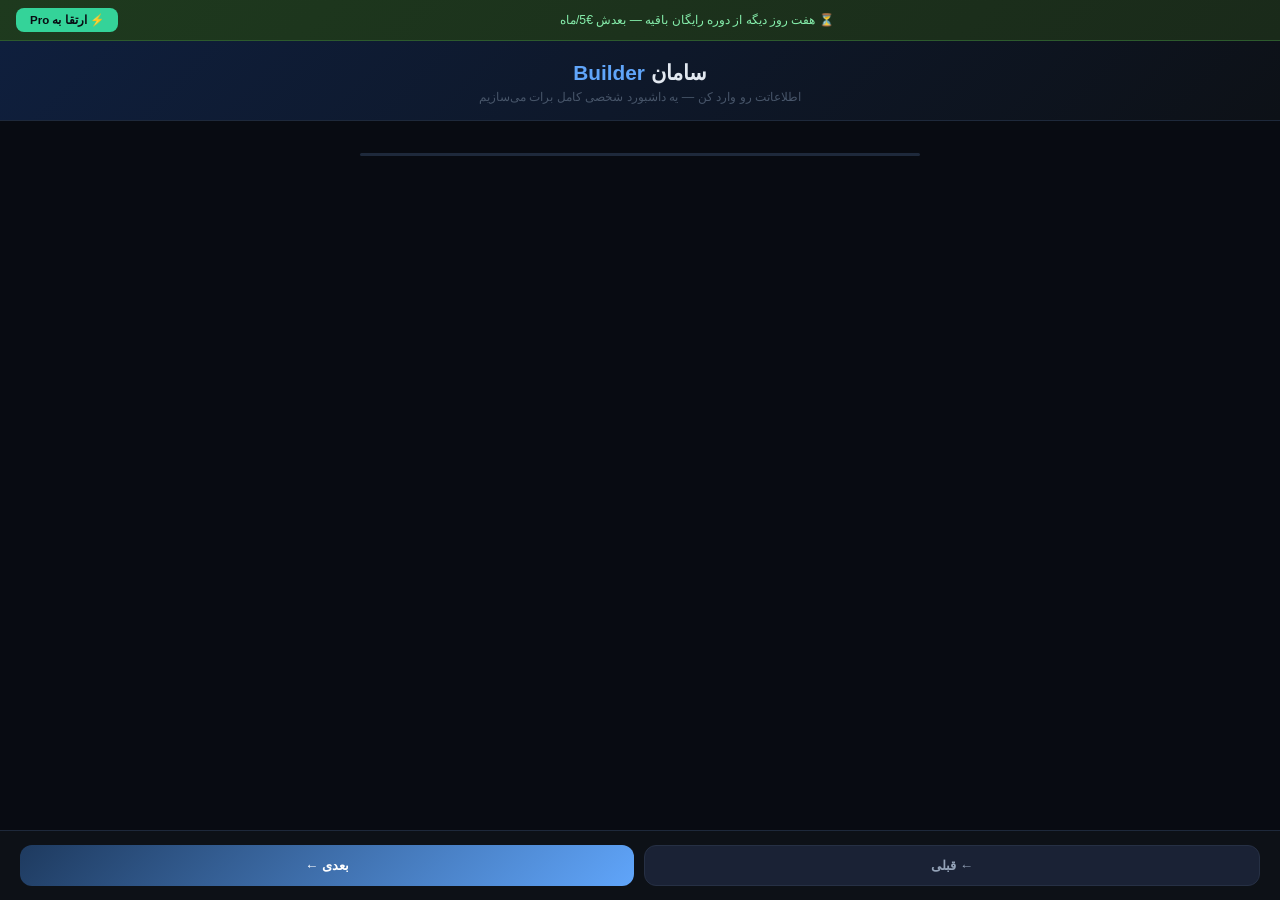
<file: routine_builder.html>
<!DOCTYPE html>
<html lang="fa" dir="rtl">
<head>
<meta charset="UTF-8">
<meta name="viewport" content="width=device-width, initial-scale=1.0, viewport-fit=cover">
<title>Saman — سازمان‌دهی روزت</title>

<!-- PWA -->
<link rel="manifest" href="manifest.json">
<meta name="theme-color" content="#080b12">
<meta name="apple-mobile-web-app-capable" content="yes">
<meta name="apple-mobile-web-app-status-bar-style" content="black-translucent">
<meta name="apple-mobile-web-app-title" content="Saman">
<link rel="apple-touch-icon" href="icons/icon-192.png">

<link rel="stylesheet" href="routine_builder.css">
</head>
<body>

<!-- ── TRIAL BANNER ── -->
<div class="trial-banner" id="trialBanner" style="display:none">
  <span class="tb-text" id="trialBannerText"></span>
  <button class="tb-btn" onclick="showPaywall()">⚡ ارتقا به Pro</button>
</div>

<!-- ── PAYWALL OVERLAY ── -->
<div class="paywall-overlay" id="paywallOverlay" style="display:none">
  <div class="paywall-box">
    <div class="paywall-logo">🏋️</div>
    <h2 class="paywall-title">سامان <span>Pro</span></h2>
    <p class="paywall-sub">دوره آزمایشی رایگانت تموم شد.<br>برای ادامه اشتراک بگیر.</p>

    <div class="paywall-price-wrap">
      <div class="paywall-price">€<span class="pp-num">5</span><span class="pp-per">/ماه</span></div>
      <div class="paywall-price-note">یا €40 سالانه — ۲ ماه رایگان</div>
    </div>

    <div class="paywall-features">
      <div class="pf-item">✅ داشبورد شخصی‌سازی‌شده کامل</div>
      <div class="pf-item">✅ برنامه تمرینی هفتگی</div>
      <div class="pf-item">✅ برنامه تغذیه و محاسبه کالری</div>
      <div class="pf-item">✅ ذخیره خودکار روتین</div>
      <div class="pf-item">✅ نصب روی موبایل (PWA)</div>
    </div>

    <a href="STRIPE_PAYMENT_LINK_MONTHLY" class="paywall-cta" id="paywallCta">
      💳 شروع اشتراک ماهانه — €5
    </a>
    <a href="STRIPE_PAYMENT_LINK_YEARLY" class="paywall-cta-alt" id="paywallCtaYearly">
      🎯 سالانه — €40 (صرفه‌جویی ۲ ماه)
    </a>

    <div class="paywall-footer">پرداخت امن با Stripe · لغو هر زمان · بدون تعهد</div>
  </div>
</div>

<div class="header">
  <h1>سامان <span>Builder</span></h1>
  <p>اطلاعاتت رو وارد کن — یه داشبورد شخصی کامل برات می‌سازیم</p>
</div>

<div class="progress-wrap">
  <div class="steps-row" id="stepsRow"></div>
  <div class="step-title" id="stepTitle"></div>
  <div class="prog-bar-track"><div class="prog-bar-fill" id="progFill" style="width:0%"></div></div>
</div>

<div class="form-wrap" id="formWrap">

  <!-- STEP 1: می‌خوای چه کارهایی رو سامان بدی؟ -->
  <div class="step-panel" id="step-1">
    <div class="step-heading">می‌خوای چه کارهایی رو سامان بدی؟</div>
    <div class="step-sub">انتخاب کن — بقیه‌اش رو سامان حل می‌کنه</div>

    <div class="chips-domains" id="chips_domains">
      <div class="chip-domain selected" data-val="sport">
        <span class="cd-icon">🏋️</span>
        <span class="cd-text">ورزش</span>
        <span class="cd-check"></span>
      </div>
      <div class="chip-domain selected" data-val="food">
        <span class="cd-icon">🍎</span>
        <span class="cd-text">خوراک</span>
        <span class="cd-check"></span>
      </div>
      <div class="chip-domain selected" data-val="work">
        <span class="cd-icon">💼</span>
        <span class="cd-text">کار</span>
        <span class="cd-check"></span>
      </div>
      <div class="chip-domain" data-val="language">
        <span class="cd-icon">📚</span>
        <span class="cd-text">زبان</span>
        <span class="cd-check"></span>
      </div>
      <div class="chip-domain" data-val="art">
        <span class="cd-icon">🎨</span>
        <span class="cd-text">هنر</span>
        <span class="cd-check"></span>
      </div>
      <div class="chip-domain chip-custom" data-val="custom" id="chip_custom">
        <span class="cd-icon">✏️</span>
        <span class="cd-text" id="chip_custom_label">هدف دیگه‌ای داری؟ اضافه کن</span>
        <input class="cd-custom-input" id="chip_custom_input" type="text" placeholder="اسمش رو بنویس" maxlength="20" dir="rtl" />
        <span class="cd-check"></span>
      </div>
    </div>

    <!-- Hidden defaults -->
    <input id="f_name"   type="hidden" value="کاربر" />
    <input id="f_age"    type="hidden" value="25" />
    <input id="f_city"   type="hidden" value="" />
  </div>

  <!-- STEP 2: چند تا سوال کوتاه -->
  <div class="step-panel" id="step-2">
    <div class="step-heading">📅 چند تا سوال کوتاه</div>
    <div class="step-sub">سریع جواب بده — سیستم بقیه رو حساب می‌کنه</div>

    <!-- ── خواب (همیشه اول) ── -->
    <div class="sleep-block">
      <div class="sleep-row">
        <div class="field">
          <label>😴 کی می‌خوابی؟</label>
          <input id="f_sleep" type="time" value="23:00" oninput="calcWake()" />
        </div>
        <div class="field">
          <label>⏰ چند ساعت می‌خوای بخوابی؟</label>
          <div class="range-wrap">
            <input type="range" id="f_sleep_hours" min="5" max="10" step="0.5" value="7.5"
                   oninput="updateSleepHours(this.value); calcWake()" />
            <div class="range-val" id="sleep_hours_val">۷.۵ ساعت</div>
          </div>
        </div>
      </div>
      <div class="wake-result">
        🌅 بیداری پیشنهادی: <strong id="wakeDisplay">۰۶:۳۰</strong>
        <input id="f_wake" type="hidden" value="06:30" />
      </div>
    </div>

    <!-- ── ورزش ── -->
    <div class="domain-section" id="sec_sport" data-domain="sport">
      <div class="sec-header"><span>🏋️</span> ورزش</div>
      <div class="field">
        <label>هدفت از ورزش چیه؟</label>
        <div class="chips" id="chips_sport_goal">
          <div class="chip selected" data-val="bulk">💪 عضله‌سازی</div>
          <div class="chip" data-val="cut">🔥 چربی‌سوزی</div>
          <div class="chip" data-val="maintain">⚖️ حفظ فرم</div>
        </div>
      </div>
      <div class="field">
        <label>چند روز در هفته؟</label>
        <div class="range-wrap">
          <input type="range" id="f_sport_days" min="2" max="6" value="3"
                 oninput="updateRangeVal(this,'sport_days_val',' روز'); syncDPW(this.value)" />
          <div class="range-val" id="sport_days_val">3 روز</div>
        </div>
      </div>
    </div>

    <!-- ── خوراک ── -->
    <div class="domain-section" id="sec_food" data-domain="food">
      <div class="sec-header"><span>🍎</span> خوراک</div>
      <div class="field">
        <label>چه نوع غذایی می‌خوری؟</label>
        <div class="chips" id="chips_food_type">
          <div class="chip selected" data-val="omni">🥩 همه‌چیزخور</div>
          <div class="chip" data-val="veg">🌱 گیاهخوار</div>
          <div class="chip" data-val="vegan">🥗 وگان</div>
          <div class="chip" data-val="special">🍽️ رژیم خاص</div>
        </div>
      </div>
      <div class="field">
        <label>هدفت چیه؟</label>
        <div class="chips" id="chips_food_goal">
          <div class="chip" data-val="lose">📉 کاهش وزن</div>
          <div class="chip selected" data-val="maintain">⚖️ حفظ وزن</div>
          <div class="chip" data-val="gain">📈 افزایش وزن</div>
        </div>
      </div>
    </div>

    <!-- ── کار ── -->
    <div class="domain-section" id="sec_work" data-domain="work">
      <div class="sec-header"><span>💼</span> کار</div>
      <div class="field">
        <label>ساعت کاریت چه شکلیه؟</label>
        <div class="chips" id="chips_work_type">
          <div class="chip selected" data-val="fixed">🕗 ساعت ثابت</div>
          <div class="chip" data-val="freelance">💻 فریلنسر</div>
          <div class="chip" data-val="shift">🔄 شیفت متغیر</div>
        </div>
      </div>
      <div class="field">
        <label>روزهای شلوغت کدوماست؟</label>
        <div class="chips" id="chips_work_busy">
          <div class="chip" data-val="Sat">ش</div>
          <div class="chip selected" data-val="Sun">ی</div>
          <div class="chip selected" data-val="Mon">د</div>
          <div class="chip selected" data-val="Tue">س</div>
          <div class="chip selected" data-val="Wed">چ</div>
          <div class="chip" data-val="Thu">پ</div>
          <div class="chip" data-val="Fri">ج</div>
        </div>
      </div>
    </div>

    <!-- ── زبان ── -->
    <div class="domain-section" id="sec_language" data-domain="language">
      <div class="sec-header"><span>📚</span> زبان</div>
      <div class="field">
        <label>چطور یاد می‌گیری؟</label>
        <div class="chips" id="chips_lang_method">
          <div class="chip" data-val="class">🎓 کلاس</div>
          <div class="chip selected" data-val="self">📱 خودآموز</div>
          <div class="chip" data-val="both">هر دو</div>
        </div>
      </div>
      <div class="field">
        <label>روزی چند دقیقه؟</label>
        <div class="range-wrap">
          <input type="range" id="f_lang_minutes" min="10" max="60" step="5" value="20"
                 oninput="updateRangeVal(this,'lang_min_val',' دقیقه')" />
          <div class="range-val" id="lang_min_val">20 دقیقه</div>
        </div>
      </div>
    </div>

    <!-- ── هنر ── -->
    <div class="domain-section" id="sec_art" data-domain="art">
      <div class="sec-header"><span>🎨</span> هنر</div>
      <div class="field">
        <label>چطور تمرین می‌کنی؟</label>
        <div class="chips" id="chips_art_method">
          <div class="chip" data-val="class">🎓 کلاس</div>
          <div class="chip selected" data-val="self">📚 خودآموز</div>
          <div class="chip" data-val="both">هر دو</div>
        </div>
      </div>
      <div class="field">
        <label>چند روز در هفته؟</label>
        <div class="range-wrap">
          <input type="range" id="f_art_days" min="1" max="7" value="3"
                 oninput="updateRangeVal(this,'art_days_val',' روز')" />
          <div class="range-val" id="art_days_val">3 روز</div>
        </div>
      </div>
    </div>

    <!-- ── هدف سفارشی ── -->
    <div class="domain-section" id="sec_custom" data-domain="custom">
      <div class="sec-header"><span>✏️</span> <span id="sec_custom_title">هدف شخصی</span></div>
      <div class="field">
        <label>چند روز در هفته می‌خوای وقت بذاری؟</label>
        <div class="range-wrap">
          <input type="range" id="f_custom_days" min="1" max="7" value="3"
                 oninput="updateRangeVal(this,'custom_days_val',' روز')" />
          <div class="range-val" id="custom_days_val">3 روز</div>
        </div>
      </div>
      <div class="field">
        <label>روزی چند دقیقه؟</label>
        <div class="range-wrap">
          <input type="range" id="f_custom_minutes" min="15" max="120" step="15" value="30"
                 oninput="updateRangeVal(this,'custom_min_val',' دقیقه')" />
          <div class="range-val" id="custom_min_val">30 دقیقه</div>
        </div>
      </div>
    </div>

    <!-- Hidden defaults (for collectData compatibility) -->
    <input id="f_gym_time"      type="hidden" value="07:00" />
    <input id="f_gym_dur"       type="hidden" value="45" />
    <input id="f_days_per_week" type="hidden" value="3" />
    <div style="display:none">
      <div class="chips" id="chips_lang"><div class="chip selected" data-val="fa">fa</div></div>
      <div class="chips" id="chips_haswork"><div class="chip selected" data-val="yes">yes</div></div>
      <div class="chips" id="chips_sideproject"><div class="chip selected" data-val="no">no</div></div>
      <div class="option-cards" id="opt_goal"><div class="opt-card selected" data-val="bulk">bulk</div></div>
      <input id="f_side_start" type="hidden" value="16:30" />
      <input id="f_side_end"   type="hidden" value="18:30" />
      <input id="f_side_name"  type="hidden" value="پروژه جانبی" />
      <div class="chips" id="chips_activity"><div class="chip selected" data-val="1.55">1.55</div></div>
      <div class="chips" id="chips_cardio"><div class="chip selected" data-val="hiit">hiit</div></div>
      <div class="chips" id="chips_diet"><div class="chip selected" data-val="omni">omni</div></div>
      <div class="chips" id="chips_workdays">
        <div class="chip selected" data-val="Mo">Mo</div><div class="chip selected" data-val="Di">Di</div>
        <div class="chip selected" data-val="Mi">Mi</div><div class="chip selected" data-val="Do">Do</div>
        <div class="chip selected" data-val="Fr">Fr</div>
      </div>
      <div class="chips" id="chips_heavydays">
        <div class="chip selected" data-val="Mo">Mo</div><div class="chip selected" data-val="Mi">Mi</div>
      </div>
      <div class="option-cards" id="opt_split"><div class="opt-card selected" data-val="ppl">ppl</div></div>
      <input id="f_avoid" value="" />
    </div>
  </div>

  <!-- STEP 3: جزئیات نهایی -->
  <div class="step-panel" id="step-3">
    <div class="step-heading">🎯 چند جزئیات آخر</div>
    <div class="step-sub">آخرین قدم — بعدش داشبوردت آماده‌ست</div>

    <!-- ── بهره‌ورترین ساعت (همیشه نشون داده می‌شه) ── -->
    <div class="field">
      <label>⚡ بهره‌ورترین ساعت روزت کِیه؟</label>
      <div class="chips" id="chips_peak_time">
        <div class="chip" data-val="early">🌅 خیلی صبح</div>
        <div class="chip selected" data-val="morning">☀️ صبح</div>
        <div class="chip" data-val="afternoon">🌤️ عصر</div>
        <div class="chip" data-val="evening">🌙 شب</div>
      </div>
    </div>

    <!-- ── ورزش: زمان‌بندی ── -->
    <div class="s3-sec" id="sec3_sport">
      <div class="sec-header"><span>🏋️</span> ورزش — زمان‌بندی</div>
      <div class="field">
        <label>کِی ورزش می‌کنی؟</label>
        <div class="chips" id="chips_gym_pref">
          <div class="chip" data-val="early">🌅 صبح زود (۵-۷)</div>
          <div class="chip selected" data-val="morning">☀️ صبح (۷-۱۰)</div>
          <div class="chip" data-val="afternoon">🌤️ عصر (۱۲-۱۵)</div>
          <div class="chip" data-val="evening">🌙 بعد از کار</div>
        </div>
      </div>
      <div class="field">
        <label>📅 کدوم روزها ورزش می‌کنی؟</label>
        <div class="chips" id="chips_sport_exact_days">
          <div class="chip" data-val="Sat">ش</div>
          <div class="chip selected" data-val="Sun">ی</div>
          <div class="chip selected" data-val="Mon">د</div>
          <div class="chip" data-val="Tue">س</div>
          <div class="chip selected" data-val="Wed">چ</div>
          <div class="chip" data-val="Thu">پ</div>
          <div class="chip" data-val="Fri">ج</div>
        </div>
      </div>
    </div>

    <!-- ── اطلاعات بدن (ورزش یا خوراک) ── -->
    <div class="s3-sec" id="sec3_body">
      <div class="sec-header"><span>📏</span> اطلاعات بدن</div>
      <div class="field">
        <label>جنسیت</label>
        <div class="chips" id="chips_gender">
          <div class="chip selected" data-val="male">👨 مرد</div>
          <div class="chip" data-val="female">👩 زن</div>
        </div>
      </div>
      <div class="row-2">
        <div class="field">
          <label>قد (cm)</label>
          <input id="f_height" type="number" value="175" min="140" max="220" oninput="debouncedSave()" />
        </div>
        <div class="field">
          <label>وزن (kg)</label>
          <input id="f_weight" type="number" value="75" min="40" max="200" oninput="debouncedSave()" />
        </div>
      </div>
    </div>

    <!-- ── خوراک: وعده‌ها ── -->
    <div class="s3-sec" id="sec3_food">
      <div class="sec-header"><span>🍎</span> خوراک — وعده‌ها</div>
      <div class="field">
        <label>🍽️ روزی چند وعده؟</label>
        <div class="chips" id="chips_meal_count">
          <div class="chip" data-val="2">۲ وعده</div>
          <div class="chip" data-val="3">۳ وعده</div>
          <div class="chip selected" data-val="4">۴ وعده</div>
          <div class="chip" data-val="5">۵ وعده</div>
        </div>
      </div>
      <div class="row-2">
        <div class="field">
          <label>⏰ صبحانه</label>
          <input id="f_breakfast_time" type="time" value="07:30" oninput="debouncedSave()" />
        </div>
        <div class="field">
          <label>⏰ شام</label>
          <input id="f_dinner_time" type="time" value="19:00" oninput="debouncedSave()" />
        </div>
      </div>
    </div>

    <!-- ── کار: ساعات ── -->
    <div class="s3-sec" id="sec3_work">
      <div class="sec-header"><span>💼</span> کار — ساعات</div>
      <div id="work_fixed_times">
        <div class="row-2">
          <div class="field">
            <label>🕗 شروع کار</label>
            <input id="f_work_start" type="time" value="09:00" oninput="debouncedSave()" />
          </div>
          <div class="field">
            <label>🕕 پایان کار</label>
            <input id="f_work_end" type="time" value="17:00" oninput="debouncedSave()" />
          </div>
        </div>
      </div>
      <div id="work_freelance_tip" style="display:none">
        <div class="tip">✨ برای فریلنسرا، سامان بر اساس بهره‌ورترین ساعت روزت کارها رو تنظیم می‌کنه</div>
      </div>
    </div>

    <!-- ── زبان: برنامه ── -->
    <div class="s3-sec" id="sec3_language">
      <div class="sec-header"><span>📚</span> زبان — برنامه</div>
      <div id="lang_class_schedule">
        <div class="field">
          <label>📅 روزهای کلاس</label>
          <div class="chips" id="chips_lang_class_days">
            <div class="chip" data-val="Sat">ش</div>
            <div class="chip" data-val="Sun">ی</div>
            <div class="chip selected" data-val="Mon">د</div>
            <div class="chip" data-val="Tue">س</div>
            <div class="chip selected" data-val="Wed">چ</div>
            <div class="chip" data-val="Thu">پ</div>
            <div class="chip" data-val="Fri">ج</div>
          </div>
        </div>
        <div class="field">
          <label>🕗 ساعت کلاس</label>
          <input id="f_lang_class_time" type="time" value="18:00" oninput="debouncedSave()" />
        </div>
      </div>
      <div id="lang_self_schedule" style="display:none">
        <div class="field">
          <label>⏰ ترجیحاً کِی تمرین کنی؟</label>
          <div class="chips" id="chips_lang_time_pref">
            <div class="chip" data-val="morning">☀️ صبح</div>
            <div class="chip selected" data-val="evening">🌙 شب</div>
            <div class="chip" data-val="lunch">🌤️ وسط روز</div>
          </div>
        </div>
      </div>
    </div>

    <!-- ── هنر: برنامه ── -->
    <div class="s3-sec" id="sec3_art">
      <div class="sec-header"><span>🎨</span> هنر — برنامه</div>
      <div id="art_class_schedule">
        <div class="field">
          <label>📅 روزهای کلاس</label>
          <div class="chips" id="chips_art_class_days">
            <div class="chip" data-val="Sat">ش</div>
            <div class="chip" data-val="Sun">ی</div>
            <div class="chip" data-val="Mon">د</div>
            <div class="chip selected" data-val="Tue">س</div>
            <div class="chip" data-val="Wed">چ</div>
            <div class="chip selected" data-val="Thu">پ</div>
            <div class="chip" data-val="Fri">ج</div>
          </div>
        </div>
        <div class="field">
          <label>🕗 ساعت کلاس</label>
          <input id="f_art_class_time" type="time" value="17:00" oninput="debouncedSave()" />
        </div>
      </div>
      <div id="art_self_schedule" style="display:none">
        <div class="field">
          <label>⏰ ترجیحاً کِی تمرین کنی؟</label>
          <div class="chips" id="chips_art_time_pref">
            <div class="chip selected" data-val="morning">☀️ صبح</div>
            <div class="chip" data-val="evening">🌙 شب</div>
            <div class="chip" data-val="lunch">🌤️ وسط روز</div>
          </div>
        </div>
      </div>
    </div>

    <!-- ── هدف سفارشی: برنامه ── -->
    <div class="s3-sec" id="sec3_custom">
      <div class="sec-header"><span>✏️</span> <span id="sec3_custom_title">هدف شخصی</span> — برنامه</div>
      <div class="field">
        <label>⏰ ترجیحاً کِی؟</label>
        <div class="chips" id="chips_custom_time_pref">
          <div class="chip selected" data-val="morning">☀️ صبح</div>
          <div class="chip" data-val="afternoon">🌤️ عصر</div>
          <div class="chip" data-val="evening">🌙 شب</div>
        </div>
      </div>
      <div class="field">
        <label>📅 کدوم روزها؟</label>
        <div class="chips" id="chips_custom_exact_days">
          <div class="chip" data-val="Sat">ش</div>
          <div class="chip selected" data-val="Sun">ی</div>
          <div class="chip selected" data-val="Mon">د</div>
          <div class="chip selected" data-val="Tue">س</div>
          <div class="chip" data-val="Wed">چ</div>
          <div class="chip" data-val="Thu">پ</div>
          <div class="chip" data-val="Fri">ج</div>
        </div>
      </div>
    </div>

    <div class="divider"></div>
    <!-- ── اعلان روزانه ── -->
    <div class="section-label">🔔 یادآور روزانه</div>
    <div class="notif-card" id="notifCard">
      <div class="notif-row">
        <div class="notif-info">
          <div class="notif-title">پوش نوتیفیکیشن روزانه</div>
          <div class="notif-sub">هر روز سر ساعت یادآوری بگیر</div>
        </div>
        <label class="toggle-switch">
          <input type="checkbox" id="notifToggle" onchange="onNotifToggle(this.checked)" />
          <span class="toggle-track"><span class="toggle-thumb"></span></span>
        </label>
      </div>
      <div class="notif-time-row" id="notifTimeRow" style="display:none">
        <label class="notif-time-label">ساعت یادآوری</label>
        <input type="time" id="notifTime" value="07:00" onchange="onNotifTimeChange()" />
      </div>
      <div class="notif-status" id="notifStatus"></div>
    </div>
  </div>

</div><!-- end form-wrap -->

<!-- SUCCESS SCREEN — dige use nemishe, generateHub() document.write() mikone -->
<div class="success-screen" id="successScreen" style="display:none"></div>

<!-- BUTTONS -->
<div class="btn-row" id="btnRow">
  <button class="btn btn-prev" id="prevBtn" onclick="goPrev()">← قبلی</button>
  <button class="btn btn-next" id="nextBtn" onclick="goNext()">بعدی ←</button>
</div>

<script src="routine_builder.js"></script>

<!-- Service Worker Registration -->
<script>
if ('serviceWorker' in navigator) {
  window.addEventListener('load', () => {
    navigator.serviceWorker.register('./sw.js')
      .then(reg => console.log('[SW] Registered:', reg.scope))
      .catch(err => console.warn('[SW] Registration failed:', err));
  });
}
</script>
</body>
</html>
</file>
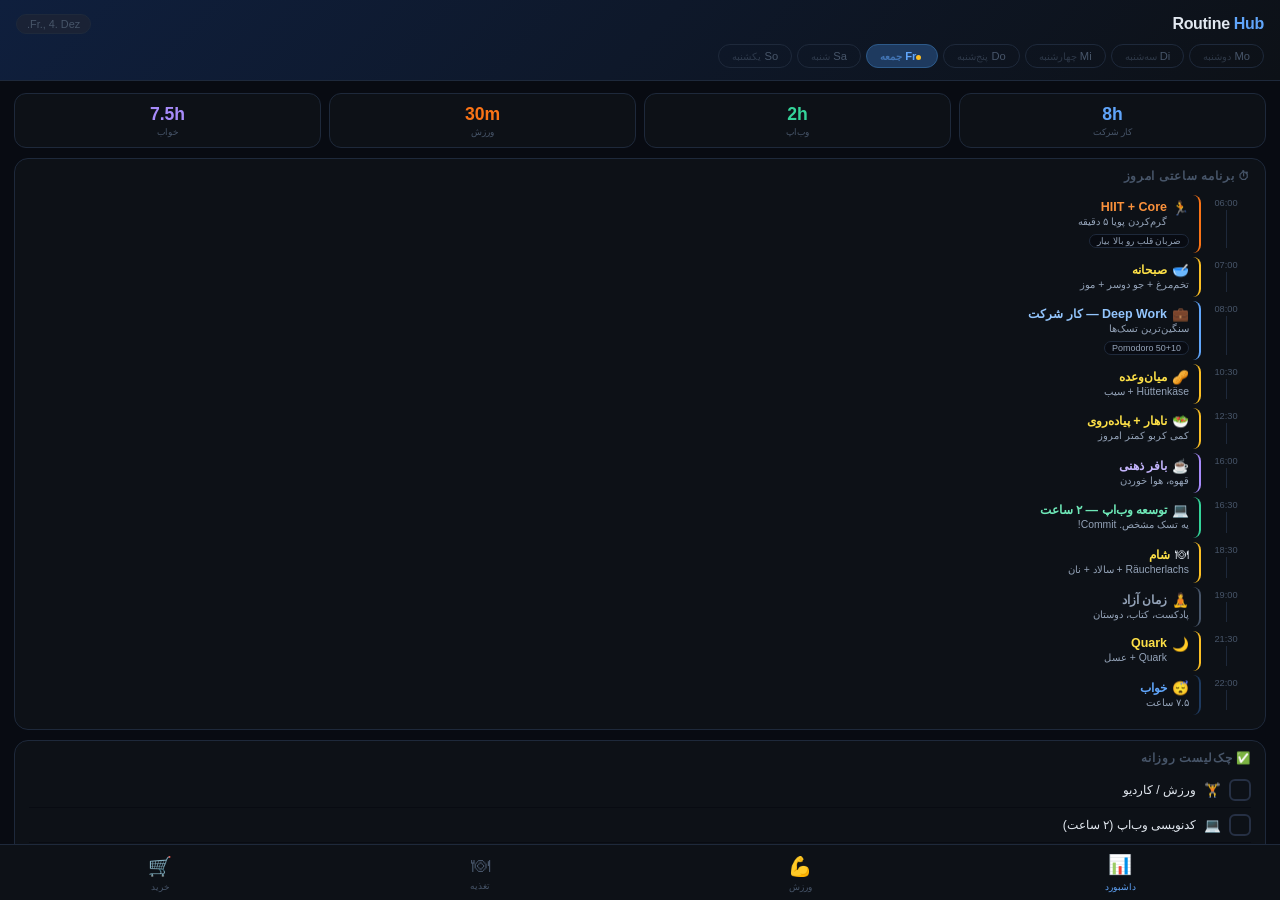
<file: routine_hub.html>
<!DOCTYPE html>
<html lang="fa" dir="rtl">
<head>
<meta charset="UTF-8">
<meta name="viewport" content="width=device-width, initial-scale=1.0">
<title>Routine Hub — امین</title>
<style>
  :root {
    --bg: #080b12;
    --bg1: #0d1117;
    --bg2: #111827;
    --bg3: #1a2235;
    --border: #1e293b;
    --border2: #263044;
    --text: #e2e8f0;
    --text2: #94a3b8;
    --text3: #475569;
    --blue: #60a5fa;
    --blue-d: #1e3a5f;
    --green: #34d399;
    --green-d: #1e3a2f;
    --orange: #f97316;
    --orange-d: #3d1a0a;
    --purple: #a78bfa;
    --purple-d: #2d1e4a;
    --yellow: #fbbf24;
    --red: #f87171;
  }
  * { box-sizing: border-box; margin: 0; padding: 0; -webkit-tap-highlight-color: transparent; }
  html, body { height: 100%; overflow: hidden; }
  body { font-family: 'Segoe UI', Tahoma, Arial, sans-serif; background: var(--bg); color: var(--text); direction: rtl; }

  /* ---- LAYOUT ---- */
  #app { display: flex; flex-direction: column; height: 100vh; }

  /* ---- HEADER ---- */
  .header {
    background: linear-gradient(135deg, #0f1f3d 0%, var(--bg1) 100%);
    padding: 14px 16px 10px;
    border-bottom: 1px solid var(--border);
    flex-shrink: 0;
    z-index: 10;
  }
  .header-top { display: flex; align-items: center; justify-content: space-between; margin-bottom: 10px; }
  .header-title { font-size: 1rem; font-weight: 800; color: var(--text); letter-spacing: -0.02em; }
  .header-title span { color: var(--blue); }
  .header-date { font-size: 0.68rem; color: var(--text3); background: var(--bg3); padding: 3px 10px; border-radius: 20px; border: 1px solid var(--border); }
  .day-strip { display: flex; gap: 5px; overflow-x: auto; padding-bottom: 2px; scrollbar-width: none; }
  .day-strip::-webkit-scrollbar { display: none; }
  .day-btn {
    padding: 5px 13px; border-radius: 14px; border: 1px solid var(--border);
    background: transparent; color: var(--text3); cursor: pointer;
    font-size: 0.7rem; white-space: nowrap; transition: all 0.2s; flex-shrink: 0;
    font-family: inherit;
  }
  .day-btn.active { background: var(--blue-d); color: var(--blue); border-color: #2d5a8a; font-weight: 700; }
  .day-btn .today-dot { display: inline-block; width: 5px; height: 5px; background: var(--yellow); border-radius: 50%; margin-right: 3px; vertical-align: middle; }

  /* ---- CONTENT AREA ---- */
  .content-area { flex: 1; overflow-y: auto; overflow-x: hidden; scrollbar-width: thin; scrollbar-color: var(--border) transparent; }
  .content-area::-webkit-scrollbar { width: 4px; }
  .content-area::-webkit-scrollbar-thumb { background: var(--border2); border-radius: 2px; }

  /* ---- PAGES ---- */
  .page { display: none; padding: 12px 14px 80px; }
  .page.active { display: block; }

  /* ---- BOTTOM NAV ---- */
  .bottom-nav {
    position: fixed; bottom: 0; left: 0; right: 0;
    background: var(--bg1); border-top: 1px solid var(--border);
    display: flex; z-index: 100;
    padding-bottom: env(safe-area-inset-bottom);
  }
  .nav-btn {
    flex: 1; display: flex; flex-direction: column; align-items: center;
    padding: 10px 4px 8px; cursor: pointer; border: none; background: transparent;
    color: var(--text3); font-family: inherit; transition: all 0.2s; gap: 3px;
  }
  .nav-btn .nav-icon { font-size: 1.2rem; }
  .nav-btn .nav-label { font-size: 0.58rem; }
  .nav-btn.active { color: var(--blue); }
  .nav-btn.active .nav-icon { transform: translateY(-2px); }

  /* ---- SHARED COMPONENTS ---- */
  .card { background: var(--bg1); border-radius: 14px; border: 1px solid var(--border); overflow: hidden; margin-bottom: 10px; }
  .card-header { padding: 10px 14px 0; display: flex; align-items: center; gap: 8px; }
  .card-header h2 { font-size: 0.72rem; font-weight: 700; color: var(--text3); text-transform: uppercase; letter-spacing: 0.06em; }
  .card-body { padding: 8px 14px 12px; }

  .stats-row { display: grid; grid-template-columns: repeat(4, 1fr); gap: 8px; margin-bottom: 10px; }
  .stat-card { background: var(--bg1); border-radius: 12px; border: 1px solid var(--border); padding: 10px 6px; text-align: center; }
  .stat-val { font-size: 1.1rem; font-weight: 800; }
  .stat-lbl { font-size: 0.56rem; color: var(--text3); margin-top: 2px; }

  /* ---- TIMELINE ---- */
  .timeline { display: flex; flex-direction: column; }
  .tblock { display: flex; align-items: stretch; position: relative; }
  .time-col { width: 50px; flex-shrink: 0; display: flex; flex-direction: column; align-items: center; padding: 5px 0; }
  .time-txt { font-size: 0.58rem; color: var(--text3); white-space: nowrap; }
  .time-line { flex: 1; width: 1px; background: var(--border); margin: 2px 0; }
  .dot { width: 7px; height: 7px; border-radius: 50%; flex-shrink: 0; margin: 4px 0; }
  .tblock-content { flex: 1; padding: 5px 10px 5px 5px; border-right: 2px solid transparent; margin: 2px 0; border-radius: 0 8px 8px 0; transition: background 0.15s; }
  .tblock-icon { font-size: 0.85rem; float: right; margin-left: 5px; }
  .tblock-title { font-size: 0.78rem; font-weight: 600; margin-bottom: 1px; }
  .tblock-desc { font-size: 0.65rem; color: var(--text2); line-height: 1.4; }
  .tblock-tag { display: inline-block; font-size: 0.56rem; padding: 1px 7px; border-radius: 8px; margin-top: 3px; background: var(--bg); border: 1px solid var(--border); color: var(--text2); }

  .c-wake  { border-color: var(--purple); } .c-wake  .dot { background: var(--purple); } .c-wake  .tblock-title { color: #c4b5fd; }
  .c-gym   { border-color: var(--orange); } .c-gym   .dot { background: var(--orange); } .c-gym   .tblock-title { color: #fb923c; }
  .c-food  { border-color: var(--yellow); } .c-food  .dot { background: var(--yellow); } .c-food  .tblock-title { color: #fde047; }
  .c-work  { border-color: var(--blue);   } .c-work  .dot { background: var(--blue);   } .c-work  .tblock-title { color: #93c5fd; }
  .c-buf   { border-color: var(--purple); } .c-buf   .dot { background: var(--purple); } .c-buf   .tblock-title { color: #c4b5fd; }
  .c-code  { border-color: var(--green);  } .c-code  .dot { background: var(--green);  } .c-code  .tblock-title { color: #6ee7b7; }
  .c-free  { border-color: var(--text3);  } .c-free  .dot { background: var(--text3);  } .c-free  .tblock-title { color: var(--text2); }
  .c-sleep { border-color: var(--blue-d); } .c-sleep .dot { background: #2d4a8a;      } .c-sleep .tblock-title { color: var(--blue); }

  /* ---- HABITS ---- */
  .habit-row { display: flex; align-items: center; gap: 8px; padding: 6px 0; border-bottom: 1px solid var(--bg); }
  .habit-row:last-child { border-bottom: none; }
  .habit-check { width: 22px; height: 22px; border-radius: 6px; border: 2px solid var(--border2); background: transparent; cursor: pointer; display: flex; align-items: center; justify-content: center; font-size: 0.7rem; flex-shrink: 0; transition: all 0.2s; }
  .habit-check.done { background: var(--green); border-color: var(--green); color: var(--bg); font-weight: 700; }
  .habit-label { flex: 1; font-size: 0.76rem; }
  .habit-icon { font-size: 0.85rem; }

  /* ---- WEEK GRID ---- */
  .week-row-cal { display: flex; gap: 4px; }
  .week-day-cal { flex: 1; display: flex; flex-direction: column; align-items: center; gap: 3px; }
  .wdc-label { font-size: 0.56rem; color: var(--text3); }
  .wdc-dot { width: 30px; height: 30px; border-radius: 8px; display: flex; align-items: center; justify-content: center; font-size: 0.62rem; font-weight: 700; border: 1px solid var(--border); cursor: pointer; transition: all 0.2s; }
  .wdc-dot.today { border-color: var(--blue) !important; color: var(--blue) !important; }
  .wdc-dot.train-day { background: var(--green-d); color: var(--green); border-color: #2d5a3f; }
  .wdc-dot.cardio-day { background: #2a1e1e; color: var(--red); border-color: #5a2d2d; }
  .wdc-dot.rest-day { background: var(--bg3); color: var(--text3); }
  .wdc-dot.done-day { background: var(--green) !important; color: var(--bg) !important; border-color: var(--green) !important; }
  .wdc-type { font-size: 0.5rem; color: var(--text3); text-align: center; }

  /* ---- WORKOUT ---- */
  .warmup-box { background: #1a2744; border-radius: 10px; padding: 10px 12px; margin-bottom: 10px; font-size: 0.76rem; color: #93c5fd; line-height: 1.7; }
  .warmup-box strong { color: var(--blue); }
  .ex-row { display: flex; align-items: center; gap: 8px; padding: 7px 0; border-bottom: 1px solid var(--bg); }
  .ex-row:last-child { border-bottom: none; }
  .ex-num { font-size: 0.58rem; color: var(--text3); min-width: 16px; text-align: center; }
  .ex-name { flex: 1; font-size: 0.79rem; color: var(--text); font-weight: 500; }
  .ex-note-sm { font-size: 0.62rem; color: var(--text3); }
  .ex-sets { font-size: 0.68rem; background: var(--bg); border: 1px solid var(--border2); border-radius: 6px; padding: 2px 8px; color: var(--orange); white-space: nowrap; font-weight: 600; }
  .day-type-badge { display: inline-flex; align-items: center; gap: 5px; padding: 4px 14px; border-radius: 12px; font-size: 0.78rem; font-weight: 700; margin-bottom: 12px; }
  .rest-block { text-align: center; padding: 28px 16px; }
  .rest-block .rest-emoji { font-size: 2.5rem; margin-bottom: 8px; }
  .rest-block h3 { font-size: 0.95rem; color: var(--purple); margin-bottom: 6px; }
  .rest-block p { font-size: 0.74rem; color: var(--text3); line-height: 1.7; }

  /* ---- NUTRITION ---- */
  .meal-card { background: var(--bg1); border-radius: 12px; border: 1px solid var(--border); margin-bottom: 10px; overflow: hidden; }
  .meal-header-bar { display: flex; align-items: center; gap: 8px; padding: 10px 14px; border-bottom: 1px solid var(--border); }
  .meal-time-badge { font-size: 0.62rem; color: var(--text3); min-width: 42px; }
  .meal-icon { font-size: 1rem; }
  .meal-name { flex: 1; font-size: 0.86rem; font-weight: 600; }
  .meal-kcal { font-size: 0.65rem; background: var(--bg); border: 1px solid var(--border2); border-radius: 8px; padding: 2px 8px; color: var(--green); }
  .meal-body { padding: 8px 14px 10px; }
  .meal-item { display: flex; justify-content: space-between; align-items: center; font-size: 0.75rem; padding: 4px 0; border-bottom: 1px solid var(--bg); }
  .meal-item:last-child { border-bottom: none; }
  .item-name { color: var(--text); }
  .item-macros { font-size: 0.63rem; color: var(--text3); }
  .macro-bar { display: flex; gap: 5px; margin-top: 8px; padding-top: 8px; border-top: 1px solid var(--border); }
  .macro-pill { flex: 1; text-align: center; background: var(--bg); border-radius: 7px; padding: 5px 2px; }
  .macro-pill .val { font-size: 0.8rem; font-weight: 700; }
  .macro-pill .lbl { font-size: 0.56rem; color: var(--text3); margin-top: 1px; }
  .p-col { color: var(--green); }
  .c-col { color: var(--yellow); }
  .f-col { color: var(--orange); }
  .k-col { color: var(--purple); }

  .day-type-tabs { display: flex; gap: 6px; margin-bottom: 12px; flex-wrap: wrap; }
  .dtype-btn { padding: 5px 12px; border-radius: 16px; border: 1px solid var(--border2); background: transparent; color: var(--text3); cursor: pointer; font-size: 0.72rem; transition: all 0.2s; font-family: inherit; }
  .dtype-btn.active { background: var(--green-d); color: var(--green); border-color: var(--green); }

  .daily-total-card { background: linear-gradient(135deg, #0f1f3d, var(--bg1)); border: 1px solid var(--blue-d); border-radius: 14px; padding: 14px; margin-top: 6px; margin-bottom: 10px; }
  .daily-total-card h3 { font-size: 0.78rem; color: var(--blue); margin-bottom: 10px; font-weight: 700; }
  .total-row { display: flex; gap: 7px; }
  .total-pill { flex: 1; text-align: center; background: var(--bg); border-radius: 10px; padding: 9px 3px; }
  .total-pill .big { font-size: 1rem; font-weight: 800; }
  .total-pill .sm { font-size: 0.58rem; color: var(--text3); margin-top: 2px; }
  .prog-wrap { margin-top: 10px; }
  .prog-label { display: flex; justify-content: space-between; font-size: 0.63rem; color: var(--text3); margin-bottom: 3px; margin-top: 6px; }
  .prog-bar-track { height: 5px; background: var(--border); border-radius: 3px; overflow: hidden; }
  .prog-fill { height: 100%; border-radius: 3px; transition: width 0.6s; }

  /* ---- SHOP ---- */
  .shop-summary { display: flex; gap: 8px; margin-bottom: 12px; }
  .shop-stat { flex: 1; background: var(--bg1); border-radius: 10px; padding: 8px; text-align: center; border: 1px solid var(--border); }
  .shop-stat .sv { font-size: 0.95rem; font-weight: 700; color: var(--green); }
  .shop-stat .sl { font-size: 0.58rem; color: var(--text3); margin-top: 1px; }
  .shop-filter { display: flex; gap: 6px; margin-bottom: 12px; }
  .sf-btn { flex: 1; padding: 7px 8px; border-radius: 10px; border: 1px solid var(--border2); background: transparent; color: var(--text3); cursor: pointer; font-size: 0.72rem; font-family: inherit; transition: all 0.2s; text-align: center; }
  .sf-btn.active { border-color: var(--blue); color: var(--blue); background: var(--blue-d); }
  .shop-cat { background: var(--bg1); border-radius: 12px; border: 1px solid var(--border); margin-bottom: 10px; overflow: hidden; }
  .shop-cat-hdr { display: flex; align-items: center; gap: 10px; padding: 10px 14px; background: var(--bg3); }
  .shop-cat-hdr .icon { font-size: 1rem; }
  .shop-cat-hdr .name { flex: 1; font-size: 0.84rem; font-weight: 700; }
  .shop-cat-hdr .count { font-size: 0.63rem; color: var(--text3); }
  .shop-item { display: flex; align-items: center; gap: 10px; padding: 8px 14px; border-bottom: 1px solid var(--bg); cursor: pointer; transition: background 0.15s; }
  .shop-item:last-child { border-bottom: none; }
  .shop-item:hover { background: var(--bg3); }
  .shop-chk { width: 20px; height: 20px; border-radius: 5px; border: 2px solid var(--border2); flex-shrink: 0; display: flex; align-items: center; justify-content: center; font-size: 0.68rem; color: var(--bg); font-weight: 700; transition: all 0.2s; }
  .shop-chk.done { background: var(--green); border-color: var(--green); }
  .shop-info { flex: 1; }
  .shop-info .sn { font-size: 0.8rem; color: var(--text); }
  .shop-info .ss { font-size: 0.63rem; color: var(--text3); margin-top: 1px; }
  .shop-item.crossed .sn { text-decoration: line-through; color: var(--text3); }
  .store-tag { display: inline-block; font-size: 0.56rem; padding: 1px 5px; border-radius: 5px; margin-right: 4px; }
  .store-aldi { background: #1a2744; color: #60a5fa; }
  .store-rewe { background: #2a1a1a; color: #f87171; }
  .shop-price { font-size: 0.68rem; color: var(--text3); }
  .shop-amount { font-size: 0.7rem; font-weight: 600; color: var(--purple); white-space: nowrap; }

  .cost-box { background: linear-gradient(135deg, #0f1f3d, var(--bg1)); border: 1px solid var(--blue-d); border-radius: 14px; padding: 14px; margin-top: 4px; margin-bottom: 10px; }
  .cost-row { display: flex; justify-content: space-between; font-size: 0.76rem; padding: 4px 0; border-bottom: 1px solid var(--border); }
  .cost-row:last-child { border-bottom: none; }
  .cost-row .cn { color: var(--text2); }
  .cost-row .cv { color: var(--green); }
  .cost-row.total .cn, .cost-row.total .cv { font-weight: 700; font-size: 0.84rem; color: var(--text); }

  /* ---- TIP / NOTE ---- */
  .tip-box { background: var(--green-d); border: 1px solid #2d5a2d; border-radius: 10px; padding: 10px 12px; font-size: 0.74rem; color: #86efac; line-height: 1.7; margin-bottom: 8px; }
  .tip-box strong { color: var(--green); }
  .warn-box { background: #2a1a1a; border: 1px solid #5a2d2d; border-radius: 10px; padding: 10px 12px; font-size: 0.74rem; color: #fca5a5; line-height: 1.7; margin-bottom: 8px; }
  .warn-box strong { color: var(--red); }
  .info-box { background: var(--blue-d); border: 1px solid #2d5a8a; border-radius: 10px; padding: 10px 12px; font-size: 0.74rem; color: #93c5fd; line-height: 1.7; margin-bottom: 8px; }

  /* ---- SECTION LABEL ---- */
  .section-label { font-size: 0.65rem; font-weight: 700; color: var(--text3); letter-spacing: 0.06em; text-transform: uppercase; padding: 8px 0 5px; }

  /* ---- DIVIDER ---- */
  .divider { height: 1px; background: var(--border); margin: 4px 0 10px; }

  /* ---- PRINCIPLE ROW ---- */
  .principle { display: flex; align-items: flex-start; gap: 8px; padding: 6px 0; border-bottom: 1px solid var(--bg); font-size: 0.76rem; line-height: 1.5; }
  .principle:last-child { border-bottom: none; }
  .principle .pi { font-size: 0.9rem; flex-shrink: 0; margin-top: 1px; }
  .principle .pt { color: var(--text2); }
  .principle .pt strong { color: var(--text); }

  /* Progress done button */
  .done-btn { width: 100%; padding: 10px; border-radius: 10px; border: 1px dashed var(--green); background: transparent; color: var(--green); cursor: pointer; font-size: 0.78rem; font-family: inherit; transition: all 0.2s; margin-top: 4px; }
  .done-btn:hover, .done-btn.done { background: var(--green-d); }

  /* Responsive */
  @media (max-width: 380px) {
    .stats-row { grid-template-columns: repeat(4,1fr); gap: 5px; }
    .stat-val { font-size: 0.95rem; }
  }
</style>
</head>
<body>
<div id="app">

  <!-- HEADER -->
  <div class="header">
    <div class="header-top">
      <div class="header-title">Routine <span>Hub</span></div>
      <div class="header-date" id="headerDate"></div>
    </div>
    <div class="day-strip" id="dayStrip"></div>
  </div>

  <!-- CONTENT -->
  <div class="content-area" id="contentArea">

    <!-- PAGE: DASHBOARD -->
    <div class="page active" id="page-dash">
      <div class="stats-row" id="statsRow"></div>
      <div class="card">
        <div class="card-header"><h2>⏱ برنامه ساعتی امروز</h2></div>
        <div class="card-body" style="padding-top:10px">
          <div class="timeline" id="timeline"></div>
        </div>
      </div>
      <div class="card">
        <div class="card-header"><h2>✅ چک‌لیست روزانه</h2></div>
        <div class="card-body" id="habitsBody"></div>
      </div>
      <div class="card">
        <div class="card-header"><h2>📅 هفته جاری</h2></div>
        <div class="card-body" id="weekBody"></div>
      </div>
      <div class="card">
        <div class="card-header"><h2>💻 بلوک کدنویسی — ۱۶:۳۰–۱۸:۳۰</h2></div>
        <div class="card-body" id="codeBody"></div>
      </div>
    </div>

    <!-- PAGE: WORKOUT -->
    <div class="page" id="page-workout">
      <div id="workoutContent"></div>
    </div>

    <!-- PAGE: NUTRITION -->
    <div class="page" id="page-nutrition">
      <div class="day-type-tabs" id="nutritionTabs">
        <button class="dtype-btn active" onclick="setNutritionType('train',this)">💪 روز تمرین</button>
        <button class="dtype-btn" onclick="setNutritionType('cardio',this)">🏃 روز کاردیو</button>
        <button class="dtype-btn" onclick="setNutritionType('rest',this)">😴 روز استراحت</button>
        <button class="dtype-btn" onclick="setNutritionType('office',this)">🏢 کانتین</button>
      </div>
      <div id="nutritionContent"></div>
    </div>

    <!-- PAGE: SHOP -->
    <div class="page" id="page-shop">
      <div class="shop-summary">
        <div class="shop-stat"><div class="sv" id="shopChecked">0</div><div class="sl">تیک‌زده</div></div>
        <div class="shop-stat"><div class="sv" id="shopTotal">0</div><div class="sl">کل اقلام</div></div>
        <div class="shop-stat"><div class="sv">~€50</div><div class="sl">هزینه هفتگی</div></div>
      </div>
      <div class="shop-filter">
        <button class="sf-btn active" onclick="setShopFilter('all',this)">🛒 همه</button>
        <button class="sf-btn" onclick="setShopFilter('aldi',this)">🔵 Aldi/Lidl</button>
        <button class="sf-btn" onclick="setShopFilter('rewe',this)">🔴 Rewe/Edeka</button>
      </div>
      <div id="shopContent"></div>
      <div class="cost-box" id="costBox">
        <div class="cost-row"><span class="cn">پروتئین (مرغ، ماهی، تخم‌مرغ)</span><span class="cv">~€18–22</span></div>
        <div class="cost-row"><span class="cn">لبنیات (Quark، Skyr، Hüttenkäse)</span><span class="cv">~€8–10</span></div>
        <div class="cost-row"><span class="cn">کربوهیدرات (جو، نان، برنج)</span><span class="cv">~€5–7</span></div>
        <div class="cost-row"><span class="cn">میوه و سبزیجات</span><span class="cv">~€8–10</span></div>
        <div class="cost-row total"><span class="cn">جمع کل تخمینی</span><span class="cv">~€44–56</span></div>
      </div>
      <button onclick="resetShop()" style="width:100%;padding:9px;border-radius:10px;border:1px solid var(--border2);background:transparent;color:var(--text3);cursor:pointer;font-size:0.74rem;font-family:inherit;margin-bottom:10px">🔄 پاک کردن لیست</button>
    </div>

  </div><!-- end content-area -->

  <!-- BOTTOM NAV -->
  <div class="bottom-nav">
    <button class="nav-btn active" onclick="showPage('dash',this)">
      <span class="nav-icon">📊</span>
      <span class="nav-label">داشبورد</span>
    </button>
    <button class="nav-btn" onclick="showPage('workout',this)">
      <span class="nav-icon">💪</span>
      <span class="nav-label">ورزش</span>
    </button>
    <button class="nav-btn" onclick="showPage('nutrition',this)">
      <span class="nav-icon">🍽</span>
      <span class="nav-label">تغذیه</span>
    </button>
    <button class="nav-btn" onclick="showPage('shop',this)">
      <span class="nav-icon">🛒</span>
      <span class="nav-label">خرید</span>
    </button>
  </div>

</div><!-- end #app -->

<script>
// ==================== DATA ====================

const DAYS = [
  { de:'Mo', fa:'دوشنبه', type:'train', gym:'💪 سینه + سه‌سر', gymColor:'#60a5fa', gymEn:'Push Day',
    warmup:'۵ دقیقه تردمیل آرام → ۱۵ حرکت چرخش شانه → ۳۰ تا Push-up سبک',
    exercises:[
      { name:'پرس سینه هالتر (Bankdrücken)', sets:'4×6–8', note:'Progressive Overload هر هفته' },
      { name:'پرس دمبل زاویه‌دار ۳۰°', sets:'3×8–10', note:'تمرکز روی stretch بالا' },
      { name:'فلای دمبل (Fliegende)', sets:'3×12', note:'حرکت کنترل‌شده، آهسته' },
      { name:'پشت بازو سیمکش (Pushdown)', sets:'3×10–12', note:'آرنج ثابت' },
      { name:'پشت بازو دمبل (Overhead)', sets:'3×12', note:'فول رنج حرکت' },
    ]
  },
  { de:'Di', fa:'سه‌شنبه', type:'train', gym:'💪 پشت + دوسر', gymColor:'#34d399', gymEn:'Pull Day',
    warmup:'۵ دقیقه تردمیل → ۱۵ تا بند کشی سبک → کشش عضلات پشت',
    exercises:[
      { name:'ددلیفت رومانیایی (RDL)', sets:'4×6–8', note:'پشت صاف، هیپ هینج' },
      { name:'زیربغل سیمکش (Lat Pulldown)', sets:'4×8–10', note:'عرض دست بیشتر از شانه' },
      { name:'قایقی دمبل (Dumbbell Row)', sets:'3×10', note:'کشش تا کمر' },
      { name:'جلو بازو هالتر (Barbell Curl)', sets:'3×8–10', note:'آرنج کنار بدن' },
      { name:'جلو بازو چکشی (Hammer Curl)', sets:'3×12', note:'تا فشردگی کامل' },
    ]
  },
  { de:'Mi', fa:'چهارشنبه', type:'rest', gym:'❌ استراحت', gymColor:'#475569', gymEn:'Rest Day',
    warmup:null, exercises:[]
  },
  { de:'Do', fa:'پنج‌شنبه', type:'train', gym:'💪 پا + شانه', gymColor:'#f97316', gymEn:'Legs & Shoulders',
    warmup:'۵ دقیقه دوچرخه → ۲۰ تا اسکوات وزن بدن → کشش پا',
    exercises:[
      { name:'اسکوات هالتر (Back Squat)', sets:'4×6–8', note:'زانو نره جلوتر از پنجه' },
      { name:'پرس پا (Leg Press)', sets:'3×10–12', note:'کامل پایین بیا' },
      { name:'ساق پا ایستاده (Calf Raise)', sets:'4×15', note:'مکث بالا ۱ ثانیه' },
      { name:'پرس سرشانه دمبل (OHP)', sets:'3×10', note:'کنترل فاز پایین' },
      { name:'نشر جانب دمبل (Lateral Raise)', sets:'3×12–15', note:'آرنج کمی خم' },
    ]
  },
  { de:'Fr', fa:'جمعه', type:'cardio', gym:'🏃 HIIT + Core', gymColor:'#f87171', gymEn:'Cardio & Core',
    warmup:'۵ دقیقه راه رفتن → کشش پویا → ضربان قلب بالا بیا',
    exercises:[
      { name:'HIIT تردمیل — ۸ راند', sets:'۴۰ ثانیه دویدن / ۲۰ ثانیه استراحت', note:'مجموع ۱۶ دقیقه' },
      { name:'پلانک (Plank)', sets:'3×max', note:'هیپ نیفتد' },
      { name:'کرانچ دوچرخه (Bicycle Crunch)', sets:'3×20', note:'آرام و کنترل‌شده' },
      { name:'Mountain Climbers', sets:'3×30 ثانیه', note:'سریع ولی فرم درست' },
    ]
  },
  { de:'Sa', fa:'شنبه', type:'rest-full', gym:'💪 تمرین کامل', gymColor:'#a78bfa', gymEn:'Full Body (no rush)',
    warmup:'گرم‌کردن کامل ۱۰ دقیقه — وقت داری!',
    exercises:[
      { name:'ددلیفت (Deadlift)', sets:'4×5', note:'سنگین‌ترین روز هفته' },
      { name:'پرس سینه', sets:'3×8', note:'وزن خوب' },
      { name:'اسکوات', sets:'3×8', note:'فول رنج' },
      { name:'زیربغل دمبل', sets:'3×10', note:'—' },
      { name:'پرس سرشانه', sets:'3×10', note:'—' },
      { name:'جلو بازو + پشت بازو', sets:'3×12 هر کدام', note:'سوپرست' },
    ]
  },
  { de:'So', fa:'یکشنبه', type:'rest', gym:'🚶 استراحت فعال', gymColor:'#475569', gymEn:'Active Rest',
    warmup:null, exercises:[]
  },
];

const MEALS = {
  train: [
    { time:'05:15', icon:'⚡', name:'پیش‌وعده ورزش', kcal:'~220', cls:'pre', items:[
      { name:'🍌 موز بزرگ (150g)', macros:'35g کربو · 1.5g پروتئین' },
      { name:'🥜 کره بادام‌زمینی طبیعی (1.5 ق)', macros:'6g پروتئین · 12g چربی' },
    ], macros:{ p:'7g', c:'38g', f:'12g', k:'220' }},
    { time:'07:00', icon:'🍳', name:'صبحانه Post-Workout', kcal:'~750', cls:'post', items:[
      { name:'🥚 تخم‌مرغ کامل (3 عدد)', macros:'18g پروتئین · 15g چربی' },
      { name:'🥚 سفیده اضافه (2 عدد)', macros:'7g پروتئین · 0g چربی' },
      { name:'🌾 Haferflocken 100g (خشک)', macros:'13g پروتئین · 60g کربو' },
      { name:'🍌 موز (نصف) + 🥛 Skyr 200g', macros:'20g پروتئین · 13g کربو' },
      { name:'🍯 عسل (1 ق.چ)', macros:'8g کربو · 30 kcal' },
    ], macros:{ p:'58g', c:'93g', f:'15g', k:'750' }},
    { time:'10:30', icon:'🥜', name:'میان‌وعده سر کار', kcal:'~350', cls:'snack', items:[
      { name:'🧀 Hüttenkäse 250g', macros:'28g پروتئین · 5g چربی' },
      { name:'🍞 Vollkornbrot 2 تکه', macros:'8g پروتئین · 36g کربو' },
      { name:'🥒 خیار یا گوجه', macros:'کالری ناچیز' },
    ], macros:{ p:'36g', c:'40g', f:'5g', k:'350' }},
    { time:'12:30', icon:'🥗', name:'ناهار — Meal Prep', kcal:'~620', cls:'lunch', items:[
      { name:'🍗 سینه مرغ 200g (پخته)', macros:'46g پروتئین · 3g چربی' },
      { name:'🍚 برنج قهوه‌ای 150g (پخته)', macros:'4g پروتئین · 45g کربو' },
      { name:'🥦 بروکلی / سبزی بخارپز 150g', macros:'4g پروتئین · 8g کربو' },
      { name:'🍄 قارچ تفت‌داده 100g', macros:'3g پروتئین · 4g کربو' },
      { name:'🫒 روغن زیتون (1 ق.غ)', macros:'14g چربی · 120 kcal' },
    ], macros:{ p:'57g', c:'57g', f:'17g', k:'620' }},
    { time:'15:30', icon:'🍎', name:'میان‌وعده بعدازظهر', kcal:'~300', cls:'snack', items:[
      { name:'🥛 Skyr یا ماست یونانی 200g', macros:'20g پروتئین · 12g کربو' },
      { name:'🫐 بلوبری 100g', macros:'1g پروتئین · 14g کربو' },
      { name:'🥜 آجیل مخلوط 30g', macros:'5g پروتئین · 15g چربی' },
    ], macros:{ p:'26g', c:'26g', f:'15g', k:'300' }},
    { time:'18:30', icon:'🍽', name:'شام', kcal:'~630', cls:'dinner', items:[
      { name:'🐟 Räucherlachs 150g', macros:'32g پروتئین · 15g چربی' },
      { name:'🥔 سیب‌زمینی آب‌پز 250g', macros:'5g پروتئین · 45g کربو' },
      { name:'🥗 سالاد سبزیجات بزرگ', macros:'3g پروتئین · 10g کربو' },
      { name:'🫒 روغن زیتون + آب‌لیمو', macros:'10g چربی · 90 kcal' },
    ], macros:{ p:'40g', c:'55g', f:'25g', k:'630' }},
    { time:'21:30', icon:'🌙', name:'Quark قبل خواب', kcal:'~200', cls:'night', items:[
      { name:'🫙 Quark 250g', macros:'28g پروتئین · 5g کربو' },
      { name:'🍯 عسل (1 ق.چ) + 🫐 کمی بلوبری', macros:'15g کربو · 60 kcal' },
    ], macros:{ p:'28g', c:'20g', f:'2g', k:'200' }},
  ],
  cardio: [
    { time:'06:45', icon:'🥣', name:'صبحانه (بعد کاردیو سبک)', kcal:'~555', cls:'post', items:[
      { name:'🥚 تخم‌مرغ کامل (3 عدد)', macros:'18g پروتئین · 15g چربی' },
      { name:'🌾 Haferflocken 80g', macros:'10g پروتئین · 48g کربو' },
      { name:'🍌 موز', macros:'1g پروتئین · 27g کربو' },
    ], macros:{ p:'29g', c:'75g', f:'15g', k:'555' }},
    { time:'10:30', icon:'🥜', name:'میان‌وعده', kcal:'~230', cls:'snack', items:[
      { name:'🧀 Hüttenkäse 200g', macros:'22g پروتئین' },
      { name:'🍎 سیب یا میوه فصل', macros:'20g کربو' },
    ], macros:{ p:'23g', c:'25g', f:'4g', k:'230' }},
    { time:'12:30', icon:'🥗', name:'ناهار — کمی کربو کمتر', kcal:'~460', cls:'lunch', items:[
      { name:'🍗 سینه مرغ 200g', macros:'46g پروتئین' },
      { name:'🥔 سیب‌زمینی کوچک 150g', macros:'27g کربو' },
      { name:'🍄 قارچ + سبزیجات بخارپز', macros:'10g کربو' },
    ], macros:{ p:'50g', c:'40g', f:'10g', k:'460' }},
    { time:'18:30', icon:'🍽', name:'شام', kcal:'~540', cls:'dinner', items:[
      { name:'🐟 Räucherlachs 150g', macros:'32g پروتئین · 15g چربی' },
      { name:'🥗 سالاد بزرگ با آووکادو', macros:'5g پروتئین · 15g چربی' },
      { name:'🍞 Vollkornbrot 1 تکه', macros:'4g پروتئین · 18g کربو' },
    ], macros:{ p:'41g', c:'25g', f:'30g', k:'540' }},
    { time:'21:30', icon:'🌙', name:'Quark قبل خواب', kcal:'~160', cls:'night', items:[
      { name:'🫙 Quark 250g + عسل', macros:'28g پروتئین · 13g کربو' },
    ], macros:{ p:'28g', c:'13g', f:'1g', k:'160' }},
  ],
  rest: [
    { time:'08:00', icon:'🥞', name:'صبحانه آرام (بدون عجله)', kcal:'~580', cls:'post', items:[
      { name:'🥚 تخم‌مرغ (4 عدد) + قارچ', macros:'28g پروتئین' },
      { name:'🍞 Vollkornbrot 2 تکه', macros:'8g پروتئین · 36g کربو' },
      { name:'🧀 Hüttenkäse 100g', macros:'11g پروتئین' },
    ], macros:{ p:'51g', c:'45g', f:'20g', k:'580' }},
    { time:'13:00', icon:'🍳', name:'ناهار — Meal Prep شنبه', kcal:'~530', cls:'lunch', items:[
      { name:'🍗 مرغ 200g + قارچ تفت‌داده', macros:'49g پروتئین' },
      { name:'🥦 سبزیجات بخارپز 200g', macros:'8g پروتئین · 15g کربو' },
      { name:'🍚 برنج قهوه‌ای 100g', macros:'2g پروتئین · 28g کربو' },
    ], macros:{ p:'59g', c:'45g', f:'12g', k:'530' }},
    { time:'18:30', icon:'🍽', name:'شام', kcal:'~590', cls:'dinner', items:[
      { name:'🐟 ماهی تازه یا Räucherlachs 200g', macros:'42g پروتئین' },
      { name:'🥗 سالاد بزرگ + آووکادو', macros:'20g چربی سالم' },
      { name:'🍠 سیب‌زمینی شیرین 150g', macros:'30g کربو' },
    ], macros:{ p:'45g', c:'38g', f:'28g', k:'590' }},
    { time:'21:30', icon:'🌙', name:'Quark قبل خواب', kcal:'~165', cls:'night', items:[
      { name:'🫙 Quark 250g + عسل + دارچین', macros:'28g پروتئین' },
    ], macros:{ p:'28g', c:'13g', f:'1g', k:'165' }},
  ],
  office: [
    { time:'12:00', icon:'🍽', name:'کانتین — انتخاب درست', kcal:'600–800', cls:'lunch', items:[
      { name:'✅ مرغ / ماهی + سبزیجات', macros:'بهترین انتخاب' },
      { name:'✅ سالاد بزرگ + پروتئین', macros:'اگه گرسنگی کمه' },
      { name:'✅ ماکارونی با مرغ (بدون خامه)', macros:'کربو + پروتئین' },
      { name:'⚠️ غذاهای سرخ‌شده', macros:'اگه گزینه دیگه نیست' },
      { name:'❌ پیتزا / فست‌فود', macros:'چربی بد — پروتئین کم' },
    ], macros:null},
  ]
};

const TOTALS = {
  train:  { p:'252g', c:'329g', f:'91g', k:'3150', pPct:100, kPct:96 },
  cardio: { p:'171g', c:'178g', f:'60g', k:'1945', pPct:100, kPct:62 },
  rest:   { p:'183g', c:'141g', f:'61g', k:'1865', pPct:100, kPct:59 },
  office: null,
};

const TIMELINE = {
  train: [
    { time:'05:15', cls:'c-food',  icon:'⚡', title:'پیش‌وعده ورزش', desc:'موز + کره بادام‌زمینی', tag:null },
    { time:'06:00', cls:'c-gym',   icon:'🏋️', title:'باشگاه — ۴۵–۵۵ دق', desc:'گرم‌کردن ۸ دقیقه الزامی', tag:'صبح بدن سرده!' },
    { time:'07:00', cls:'c-food',  icon:'🍳', title:'صبحانه Post-Workout', desc:'تخم‌مرغ + جو دوسر + Skyr', tag:null },
    { time:'08:00', cls:'c-work',  icon:'💼', title:'Deep Work — کار شرکت', desc:'سنگین‌ترین تسک‌ها. Pomodoro 50+10', tag:'موبایل ساکت' },
    { time:'10:30', cls:'c-food',  icon:'🥜', title:'میان‌وعده', desc:'Hüttenkäse + Vollkornbrot', tag:null },
    { time:'12:30', cls:'c-food',  icon:'🥗', title:'ناهار + پیاده‌روی', desc:'۱۰ دق پیاده‌روی فراموش نشه', tag:null },
    { time:'15:30', cls:'c-food',  icon:'🍎', title:'میان‌وعده ۲', desc:'Skyr + بلوبری + آجیل', tag:null },
    { time:'16:00', cls:'c-buf',   icon:'☕', title:'بافر ذهنی', desc:'قهوه، هوا — بدون کد!', tag:'shift از کارمند به سازنده' },
    { time:'16:30', cls:'c-code',  icon:'💻', title:'توسعه وب‌اپ — ۲ ساعت', desc:'یه تسک مشخص. Commit بدون استثنا.', tag:'یه feature کوچیک' },
    { time:'18:30', cls:'c-food',  icon:'🍽', title:'شام', desc:'Räucherlachs + سیب‌زمینی + سالاد', tag:null },
    { time:'19:00', cls:'c-free',  icon:'🧘', title:'زمان آزاد', desc:'پادکست، کتاب، خانواده', tag:null },
    { time:'21:30', cls:'c-food',  icon:'🌙', title:'Quark قبل خواب', desc:'Quark + عسل + دارچین', tag:null },
    { time:'22:00', cls:'c-sleep', icon:'😴', title:'خواب — ۷.۵ ساعت', desc:'صفحه نمایش خاموش. غیرقابل معامله.', tag:null },
  ],
  cardio: [
    { time:'06:00', cls:'c-gym',   icon:'🏃', title:'HIIT + Core', desc:'گرم‌کردن پویا ۵ دقیقه', tag:'ضربان قلب رو بالا بیار' },
    { time:'07:00', cls:'c-food',  icon:'🥣', title:'صبحانه', desc:'تخم‌مرغ + جو دوسر + موز', tag:null },
    { time:'08:00', cls:'c-work',  icon:'💼', title:'Deep Work — کار شرکت', desc:'سنگین‌ترین تسک‌ها', tag:'Pomodoro 50+10' },
    { time:'10:30', cls:'c-food',  icon:'🥜', title:'میان‌وعده', desc:'Hüttenkäse + سیب', tag:null },
    { time:'12:30', cls:'c-food',  icon:'🥗', title:'ناهار + پیاده‌روی', desc:'کمی کربو کمتر امروز', tag:null },
    { time:'16:00', cls:'c-buf',   icon:'☕', title:'بافر ذهنی', desc:'قهوه، هوا خوردن', tag:null },
    { time:'16:30', cls:'c-code',  icon:'💻', title:'توسعه وب‌اپ — ۲ ساعت', desc:'یه تسک مشخص. Commit!', tag:null },
    { time:'18:30', cls:'c-food',  icon:'🍽', title:'شام', desc:'Räucherlachs + سالاد + نان', tag:null },
    { time:'19:00', cls:'c-free',  icon:'🧘', title:'زمان آزاد', desc:'پادکست، کتاب، دوستان', tag:null },
    { time:'21:30', cls:'c-food',  icon:'🌙', title:'Quark', desc:'Quark + عسل', tag:null },
    { time:'22:00', cls:'c-sleep', icon:'😴', title:'خواب', desc:'۷.۵ ساعت', tag:null },
  ],
  rest: [
    { time:'08:00', cls:'c-wake',  icon:'☀️', title:'بیدار شدن آزاد', desc:'بدون زنگ ساعت', tag:null },
    { time:'09:00', cls:'c-food',  icon:'🥞', title:'صبحانه + Meal Prep', desc:'آماده‌سازی غذای هفته', tag:'شنبه = خرید + Meal Prep' },
    { time:'13:00', cls:'c-food',  icon:'🍳', title:'ناهار', desc:'مرغ + قارچ + سبزیجات + برنج', tag:null },
    { time:'15:00', cls:'c-free',  icon:'🚶', title:'پیاده‌روی / طبیعت', desc:'۳۰–۴۵ دقیقه — ریکاوری فعال', tag:null },
    { time:'18:30', cls:'c-food',  icon:'🍽', title:'شام', desc:'ماهی تازه + سالاد', tag:null },
    { time:'19:00', cls:'c-free',  icon:'🧘', title:'زمان آزاد کامل', desc:'خانواده، دوستان، سرگرمی', tag:null },
    { time:'21:30', cls:'c-food',  icon:'🌙', title:'Quark', desc:'Quark + عسل + دارچین', tag:null },
    { time:'22:00', cls:'c-sleep', icon:'😴', title:'خواب', desc:'۷.۵ ساعت', tag:null },
  ],
};

const HABITS = [
  { icon:'🏋️', label:'ورزش / کاردیو' },
  { icon:'💻', label:'کدنویسی وب‌اپ (۲ ساعت)' },
  { icon:'💧', label:'۳ لیتر آب' },
  { icon:'🥗', label:'تغذیه مطابق برنامه' },
  { icon:'🌙', label:'خواب قبل ۲۲:۳۰' },
  { icon:'🚶', label:'پیاده‌روی بعد ناهار' },
  { icon:'📵', label:'بدون موبایل ۳۰ دق صبح' },
  { icon:'🫙', label:'Quark قبل خواب' },
];

const SHOP_CATS = [
  { name:'پروتئین اصلی', icon:'🍗', items:[
    { name:'سینه مرغ', sub:'Hähnchenbrustfilet', amount:'1.5 کیلو', price:'~€9', store:'aldi' },
    { name:'Räucherlachs — ماهی دودی', sub:'برش ۱۰۰–۱۵۰g', amount:'400g', price:'~€5', store:'rewe' },
    { name:'ماهی تازه یا فریزری', sub:'Lachs / Forelle', amount:'400g', price:'~€5', store:'rewe' },
    { name:'تخم‌مرغ', sub:'Eier M یا L', amount:'18 عدد', price:'~€3.5', store:'aldi' },
  ]},
  { name:'لبنیات پروتئینی', icon:'🥛', items:[
    { name:'Quark (Magerquark)', sub:'کازئین شبانه', amount:'3 × 500g', price:'~€3', store:'aldi' },
    { name:'Skyr یا ماست یونانی', sub:'Griechischer Joghurt', amount:'4 × 200g', price:'~€4', store:'aldi' },
    { name:'Hüttenkäse', sub:'پنیر کم‌چرب — میان‌وعده', amount:'2 × 200g', price:'~€2.5', store:'aldi' },
    { name:'شیر کم‌چرب', sub:'Fettarme Milch 1.5%', amount:'1 لیتر', price:'~€1', store:'aldi' },
  ]},
  { name:'کربوهیدرات', icon:'🌾', items:[
    { name:'Haferflocken (جو دوسر)', sub:'Kernige یا zarte', amount:'1 کیلو', price:'~€1.5', store:'aldi' },
    { name:'Vollkornbrot (نان سبوس‌دار)', sub:'میان‌وعده و شام', amount:'1 قرص', price:'~€2.5', store:'rewe' },
    { name:'برنج قهوه‌ای', sub:'Naturreis — Meal Prep', amount:'500g', price:'~€1.5', store:'aldi' },
    { name:'سیب‌زمینی', sub:'Kartoffeln — شام', amount:'1.5 کیلو', price:'~€2', store:'aldi' },
    { name:'سیب‌زمینی شیرین', sub:'Süßkartoffeln', amount:'500g', price:'~€2', store:'rewe' },
  ]},
  { name:'میوه', icon:'🍌', items:[
    { name:'موز', sub:'Bananen — پیش‌وعده', amount:'8–10 عدد', price:'~€2', store:'aldi' },
    { name:'بلوبری', sub:'Blaubeeren — با Quark', amount:'250g', price:'~€2.5', store:'aldi' },
    { name:'توت‌فرنگی', sub:'Erdbeeren', amount:'250g', price:'~€2', store:'aldi' },
    { name:'سیب', sub:'Äpfel — میان‌وعده', amount:'4 عدد', price:'~€1.5', store:'aldi' },
  ]},
  { name:'سبزیجات', icon:'🥦', items:[
    { name:'قارچ', sub:'Champignons', amount:'500g', price:'~€2', store:'rewe' },
    { name:'بروکلی', sub:'Brokkoli تازه یا فریزری', amount:'500g', price:'~€1.5', store:'aldi' },
    { name:'اسفناج فریزری', sub:'Tiefkühl Spinat', amount:'450g', price:'~€1.5', store:'aldi' },
    { name:'گوجه‌فرنگی + خیار', sub:'Tomaten / Gurke', amount:'500g + 2 عدد', price:'~€2.5', store:'rewe' },
    { name:'آووکادو', sub:'چربی سالم — شام', amount:'2 عدد', price:'~€2', store:'rewe' },
  ]},
  { name:'چربی‌های سالم', icon:'🥜', items:[
    { name:'کره بادام‌زمینی طبیعی', sub:'Erdnussmus (بدون شکر)', amount:'500g', price:'~€3', store:'aldi' },
    { name:'آجیل مخلوط بدون نمک', sub:'Nussmischung', amount:'200g', price:'~€3', store:'aldi' },
    { name:'روغن زیتون', sub:'Olivenöl', amount:'500ml', price:'~€3.5', store:'aldi' },
  ]},
  { name:'متفرقه', icon:'🍯', items:[
    { name:'عسل طبیعی', sub:'Honig', amount:'250g', price:'~€2.5', store:'aldi' },
    { name:'دارچین', sub:'Zimt', amount:'1 بسته', price:'~€1', store:'aldi' },
    { name:'خرما', sub:'Datteln — پیش‌وعده ورزشی', amount:'200g', price:'~€2.5', store:'aldi' },
    { name:'آب معدنی', sub:'Mineralwasser', amount:'6 × 1.5L', price:'~€3', store:'aldi' },
  ]},
];

// ==================== STATE ====================
const jsDay = new Date().getDay();
const todayIdx = jsDay === 0 ? 6 : jsDay - 1;
let currentDay = todayIdx;
const habitState = {};
const dayDoneState = {};
let nutritionType = 'train';
let shopFilter = 'all';
const shopState = {};

// ==================== UTILS ====================
function getDayType(day) {
  if (day.type === 'rest' || day.type === 'rest-full') return 'rest';
  return day.type;
}

function getTimelineType(day) {
  const t = day.type;
  if (t === 'rest' || t === 'rest-full') return 'rest';
  if (t === 'cardio') return 'cardio';
  return 'train';
}

// ==================== HEADER ====================
function renderHeader() {
  const now = new Date();
  const opts = { weekday:'short', day:'numeric', month:'short' };
  document.getElementById('headerDate').textContent = now.toLocaleDateString('de-DE', opts);

  const strip = document.getElementById('dayStrip');
  strip.innerHTML = '';
  DAYS.forEach((d, i) => {
    const btn = document.createElement('button');
    btn.className = 'day-btn' + (i === currentDay ? ' active' : '');
    const isToday = i === todayIdx;
    btn.innerHTML = (isToday ? '<span class="today-dot"></span>' : '') + `${d.de} <span style="opacity:0.55;font-size:0.62rem">${d.fa}</span>`;
    btn.onclick = () => { currentDay = i; renderAll(); };
    strip.appendChild(btn);
  });
}

// ==================== DASHBOARD ====================
function renderStats() {
  const day = DAYS[currentDay];
  const type = getDayType(day);
  const isRest = type === 'rest';
  const workH = isRest ? 0 : 8;
  const codeH = isRest ? 0 : 2;
  const gymM = isRest ? 0 : (day.type === 'cardio' ? 30 : 55);
  document.getElementById('statsRow').innerHTML = `
    <div class="stat-card"><div class="stat-val" style="color:var(--blue)">${workH}h</div><div class="stat-lbl">کار شرکت</div></div>
    <div class="stat-card"><div class="stat-val" style="color:var(--green)">${codeH}h</div><div class="stat-lbl">وب‌اپ</div></div>
    <div class="stat-card"><div class="stat-val" style="color:var(--orange)">${gymM}m</div><div class="stat-lbl">ورزش</div></div>
    <div class="stat-card"><div class="stat-val" style="color:var(--purple)">7.5h</div><div class="stat-lbl">خواب</div></div>
  `;
}

function renderTimeline() {
  const day = DAYS[currentDay];
  const type = getTimelineType(day);
  const blocks = TIMELINE[type] || TIMELINE.rest;
  const el = document.getElementById('timeline');
  el.innerHTML = blocks.map(b => `
    <div class="tblock">
      <div class="time-col">
        <div class="time-txt">${b.time}</div>
        <div class="time-line"></div>
      </div>
      <div class="tblock-content ${b.cls}">
        <span class="tblock-icon">${b.icon}</span>
        <div class="tblock-title">${b.title}</div>
        <div class="tblock-desc">${b.desc}</div>
        ${b.tag ? `<div class="tblock-tag">${b.tag}</div>` : ''}
      </div>
    </div>
  `).join('');
}

function renderHabits() {
  const el = document.getElementById('habitsBody');
  const rows = HABITS.map((h, hi) => {
    const key = `${currentDay}-${hi}`;
    const done = habitState[key];
    return `<div class="habit-row">
      <div class="habit-check ${done ? 'done' : ''}" onclick="toggleHabit(${currentDay},${hi})">${done ? '✓' : ''}</div>
      <span class="habit-icon">${h.icon}</span>
      <span class="habit-label" style="${done ? 'text-decoration:line-through;color:var(--text3)' : ''}">${h.label}</span>
    </div>`;
  }).join('');
  const doneCount = HABITS.filter((_, hi) => habitState[`${currentDay}-${hi}`]).length;
  const pct = Math.round(doneCount / HABITS.length * 100);
  el.innerHTML = rows + `
    <div style="margin-top:10px;padding-top:8px;border-top:1px solid var(--border)">
      <div class="prog-label"><span>پیشرفت امروز</span><span style="color:var(--green)">${doneCount}/${HABITS.length} — ${pct}%</span></div>
      <div class="prog-bar-track"><div class="prog-fill" style="width:${pct}%;background:var(--green)"></div></div>
    </div>
  `;
}

function renderWeek() {
  const icons = ['💪','💪','❌','💪','🏃','💪','🚶'];
  const typeLabels = ['Push','Pull','Rest','Legs','HIIT','Full','Walk'];
  const typeCls = ['train-day','train-day','rest-day','train-day','cardio-day','train-day','rest-day'];
  const dots = DAYS.map((d, i) => {
    const isToday = i === todayIdx;
    const isDone = dayDoneState[i];
    let cls = typeCls[i];
    if (isDone) cls = 'done-day';
    const todayCls = isToday && !isDone ? ' today' : '';
    return `<div class="week-day-cal">
      <div class="wdc-label">${d.de}</div>
      <div class="wdc-dot ${cls}${todayCls}" onclick="toggleDayDone(${i})">${isDone ? '✓' : icons[i]}</div>
      <div class="wdc-type">${typeLabels[i]}</div>
    </div>`;
  }).join('');
  const doneDays = Object.values(dayDoneState).filter(Boolean).length;
  document.getElementById('weekBody').innerHTML = `
    <div class="week-row-cal">${dots}</div>
    <div style="margin-top:10px;padding-top:8px;border-top:1px solid var(--border)">
      <div class="prog-label"><span>روزهای انجام‌شده این هفته</span><span style="color:var(--green)">${doneDays}/7</span></div>
      <div class="prog-bar-track"><div class="prog-fill" style="width:${doneDays/7*100}%;background:var(--green)"></div></div>
    </div>
  `;
}

function renderCodeBlock() {
  const day = DAYS[currentDay];
  const isRest = day.type === 'rest';
  const el = document.getElementById('codeBody');
  if (isRest) {
    el.innerHTML = `<div style="text-align:center;padding:12px 0;color:var(--text3);font-size:0.8rem">امروز کدنویسی نداری — برنامه فردا رو بنویس 📝</div>`;
    return;
  }
  el.innerHTML = `
    <div style="display:flex;flex-direction:column;gap:5px;margin-bottom:10px">
      <div class="ex-row"><span class="meal-time-badge" style="font-size:0.62rem;color:var(--text3);min-width:44px">16:00</span><span style="font-size:0.76rem;color:var(--text2)">بافر ذهنی — قهوه، هوا (بدون کد!)</span></div>
      <div class="ex-row"><span class="meal-time-badge" style="font-size:0.62rem;color:var(--text3);min-width:44px">16:30</span><span style="font-size:0.76rem;color:var(--text)"><strong>شروع کد</strong> — تسک مشخص از دیروز</span></div>
      <div class="ex-row"><span class="meal-time-badge" style="font-size:0.62rem;color:var(--text3);min-width:44px">17:50</span><span style="font-size:0.76rem;color:var(--text2)">تست + مستندات</span></div>
      <div class="ex-row"><span class="meal-time-badge" style="font-size:0.62rem;color:var(--text3);min-width:44px">18:25</span><span style="font-size:0.76rem;color:var(--green)"><strong>Commit</strong> + تعیین تسک فردا</span></div>
    </div>
    <div class="info-box">⚡ <strong>قانون:</strong> هر روز فقط یه چیز مشخص بساز — هیچ‌وقت بدون commit ببند!</div>
  `;
}

// ==================== WORKOUT ====================
function renderWorkout() {
  const day = DAYS[currentDay];
  const el = document.getElementById('workoutContent');
  const type = day.type;

  if (type === 'rest') {
    el.innerHTML = `
      <div class="rest-block">
        <div class="rest-emoji">😴</div>
        <h3>روز استراحت کامل</h3>
        <p>عضله در زمان استراحت می‌سازه.<br>یه پیاده‌روی ۳۰–۴۵ دقیقه‌ای کافیه.<br>بدن رو برای فردا آماده کن.</p>
      </div>
      <div class="tip-box">💡 <strong>Progressive Overload:</strong> هر ۶–۸ هفته یه هفته Deload داری. ۲.۵–۵ کیلو یا ۱–۲ تکرار بیشتر هر هفته کافیه.</div>
      <div class="tip-box">🚶 <strong>استراحت فعال:</strong> راه رفتن، دوچرخه آرام، یوگا — گردش خون کمک می‌کنه به ریکاوری.</div>
    `;
    return;
  }

  const isCardio = type === 'cardio';
  const badgeColor = isCardio ? '#f87171' : (type === 'rest-full' ? '#a78bfa' : '#34d399');
  const bgColor = isCardio ? '#2a1e1e' : (type === 'rest-full' ? '#2d1e4a' : '#1e3a2f');

  let html = `
    <div class="day-type-badge" style="background:${bgColor};color:${badgeColor};border:1px solid ${badgeColor}33">
      ${day.gym} — ${day.gymEn}
    </div>
  `;

  if (day.warmup) {
    html += `<div class="warmup-box">🔥 <strong>گرم‌کردن (۸–۱۰ دقیقه):</strong> ${day.warmup}</div>`;
  }

  if (day.exercises.length > 0) {
    html += `<div class="card"><div class="card-header"><h2>📋 تمرینات</h2></div><div class="card-body">`;
    html += day.exercises.map((ex, i) => `
      <div class="ex-row">
        <span class="ex-num">${i+1}</span>
        <div style="flex:1">
          <div class="ex-name">${ex.name}</div>
          ${ex.note ? `<div class="ex-note-sm">${ex.note}</div>` : ''}
        </div>
        <span class="ex-sets">${ex.sets}</span>
      </div>
    `).join('');
    html += `</div></div>`;
  }

  html += `
    <div class="card">
      <div class="card-header"><h2>📐 اصول مهم</h2></div>
      <div class="card-body">
        <div class="principle"><span class="pi">🔥</span><span class="pt"><strong>گرم‌کردن:</strong> ۸–۱۰ دقیقه اجباری — صبح بدن سرده</span></div>
        <div class="principle"><span class="pi">📈</span><span class="pt"><strong>Progressive Overload:</strong> ۲.۵–۵ کیلو یا ۱–۲ تکرار بیشتر هر هفته</span></div>
        <div class="principle"><span class="pi">⏱</span><span class="pt"><strong>استراحت بین ست:</strong> ۹۰–۱۲۰ ثانیه برای حرکات سنگین</span></div>
        <div class="principle"><span class="pi">🥤</span><span class="pt"><strong>آب:</strong> ۳–۳.۵ لیتر در روز تمرین</span></div>
        <div class="principle"><span class="pi">🍌</span><span class="pt"><strong>پیش‌وعده:</strong> ۰۵:۱۵ موز + کره بادام‌زمینی برای انرژی کافی</span></div>
        <div class="principle"><span class="pi">🔄</span><span class="pt"><strong>Deload:</strong> هر ۶–۸ هفته یه هفته با ۶۰٪ وزن</span></div>
      </div>
    </div>
    <button class="done-btn ${dayDoneState[currentDay] ? 'done' : ''}" onclick="toggleDayDone(${currentDay});renderAll()">
      ${dayDoneState[currentDay] ? '✅ تمرین امروز انجام شد!' : '○ تمرین امروز رو تیک بزن'}
    </button>
  `;

  el.innerHTML = html;
}

// ==================== NUTRITION ====================
function setNutritionType(type, btn) {
  nutritionType = type;
  document.querySelectorAll('.dtype-btn').forEach(b => b.classList.remove('active'));
  btn.classList.add('active');
  renderNutrition();
}

function renderNutrition() {
  const meals = MEALS[nutritionType] || MEALS.train;
  const totals = TOTALS[nutritionType];
  const el = document.getElementById('nutritionContent');

  let html = meals.map(m => {
    const items = m.items.map(item => `
      <div class="meal-item">
        <span class="item-name">${item.name}</span>
        <span class="item-macros">${item.macros}</span>
      </div>
    `).join('');
    const macroBar = m.macros ? `
      <div class="macro-bar">
        <div class="macro-pill"><div class="val p-col">${m.macros.p}</div><div class="lbl">پروتئین</div></div>
        <div class="macro-pill"><div class="val c-col">${m.macros.c}</div><div class="lbl">کربو</div></div>
        <div class="macro-pill"><div class="val f-col">${m.macros.f}</div><div class="lbl">چربی</div></div>
        <div class="macro-pill"><div class="val k-col">${m.macros.k}</div><div class="lbl">kcal</div></div>
      </div>` : '';
    return `
      <div class="meal-card">
        <div class="meal-header-bar">
          <span class="meal-time-badge">${m.time}</span>
          <span class="meal-icon">${m.icon}</span>
          <span class="meal-name">${m.name}</span>
          <span class="meal-kcal">${m.kcal} kcal</span>
        </div>
        <div class="meal-body">${items}${macroBar}</div>
      </div>
    `;
  }).join('');

  if (totals) {
    html += `
      <div class="daily-total-card">
        <h3>📊 جمع روز ${nutritionType === 'train' ? 'تمرین' : nutritionType === 'cardio' ? 'کاردیو' : 'استراحت'}</h3>
        <div class="total-row">
          <div class="total-pill"><div class="big p-col">${totals.p}</div><div class="sm">پروتئین ✅</div></div>
          <div class="total-pill"><div class="big c-col">${totals.c}</div><div class="sm">کربو</div></div>
          <div class="total-pill"><div class="big f-col">${totals.f}</div><div class="sm">چربی</div></div>
          <div class="total-pill"><div class="big k-col">${totals.k}</div><div class="sm">kcal ✅</div></div>
        </div>
        <div class="prog-wrap">
          <div class="prog-label"><span>پروتئین (هدف: ۱۷۰g+)</span><span class="p-col">${totals.p} ✅</span></div>
          <div class="prog-bar-track"><div class="prog-fill" style="width:${totals.pPct}%;background:var(--green)"></div></div>
          <div class="prog-label"><span>کالری (هدف روز تمرین: ۳۱۰۰–۳۳۰۰)</span><span class="k-col">${totals.k} kcal</span></div>
          <div class="prog-bar-track"><div class="prog-fill" style="width:${totals.kPct}%;background:var(--purple)"></div></div>
        </div>
      </div>
    `;
  }

  if (nutritionType === 'office') {
    html += `<div class="warn-box">⚠️ <strong>نکته کانتین:</strong> سس‌ها کالری مخفی زیاد دارن. سس رو کم بخواه. اگه پورسیون کوچیکه، یه Hüttenkäse از خونه بیار.</div>`;
  }

  html += `
    <div class="card">
      <div class="card-header"><h2>💡 نکات تغذیه‌ای</h2></div>
      <div class="card-body">
        <div class="principle"><span class="pi">🌊</span><span class="pt"><strong>آب:</strong> روزهای تمرین ۳–۳.۵ لیتر — یه بطری ۱L روی میز</span></div>
        <div class="principle"><span class="pi">☕</span><span class="pt"><strong>کافئین:</strong> قطع تا ساعت ۱۴:۰۰ برای خواب بهتر</span></div>
        <div class="principle"><span class="pi">📅</span><span class="pt"><strong>روزهای تمرین:</strong> کربو بیشتر / روزهای استراحت: کربو کمتر</span></div>
        <div class="principle"><span class="pi">⚖️</span><span class="pt"><strong>وزن:</strong> هر دوشنبه صبح ناشتا — هدف ۲۵۰–۵۰۰g در هفته</span></div>
        <div class="principle"><span class="pi">🥛</span><span class="pt"><strong>Quark:</strong> بهترین کازئین طبیعی — هر شب بدون استثنا</span></div>
        <div class="principle"><span class="pi">🐟</span><span class="pt"><strong>Räucherlachs:</strong> جایگزین ماهی تن کنسروی + چربی‌های سالم</span></div>
      </div>
    </div>
  `;

  el.innerHTML = html;
}

// ==================== SHOP ====================
function setShopFilter(filter, btn) {
  shopFilter = filter;
  document.querySelectorAll('.sf-btn').forEach(b => b.classList.remove('active'));
  btn.classList.add('active');
  renderShop();
}

function renderShop() {
  const el = document.getElementById('shopContent');
  let totalItems = 0, checkedItems = 0;
  let html = '';

  SHOP_CATS.forEach((cat, ci) => {
    const filtered = shopFilter === 'all' ? cat.items : cat.items.filter(i => i.store === shopFilter);
    if (!filtered.length) return;
    totalItems += filtered.length;
    const done = filtered.filter(item => shopState[`${ci}-${cat.items.indexOf(item)}`]).length;
    checkedItems += done;

    html += `<div class="shop-cat">
      <div class="shop-cat-hdr">
        <span class="icon">${cat.icon}</span>
        <span class="name">${cat.name}</span>
        <span class="count">${done}/${filtered.length} ${done===filtered.length && filtered.length>0?'✅':''}</span>
      </div>`;

    filtered.forEach(item => {
      const oi = cat.items.indexOf(item);
      const key = `${ci}-${oi}`;
      const isDone = shopState[key];
      const storeTag = item.store === 'aldi'
        ? '<span class="store-tag store-aldi">Aldi/Lidl</span>'
        : '<span class="store-tag store-rewe">Rewe/Edeka</span>';
      html += `<div class="shop-item ${isDone?'crossed':''}" onclick="toggleShop('${ci}','${oi}')">
        <div class="shop-chk ${isDone?'done':''}">${isDone?'✓':''}</div>
        <div class="shop-info">
          <div class="sn">${item.name}</div>
          <div class="ss">${item.sub} ${storeTag}</div>
        </div>
        <span class="shop-price">${item.price}</span>
        <span class="shop-amount">${item.amount}</span>
      </div>`;
    });

    html += `</div>`;
  });

  el.innerHTML = html;
  document.getElementById('shopChecked').textContent = checkedItems;
  document.getElementById('shopTotal').textContent = totalItems;
}

function toggleShop(ci, oi) {
  const key = `${ci}-${oi}`;
  shopState[key] = !shopState[key];
  renderShop();
}

function resetShop() {
  Object.keys(shopState).forEach(k => delete shopState[k]);
  renderShop();
}

// ==================== INTERACTIONS ====================
function toggleHabit(dayIdx, hi) {
  const key = `${dayIdx}-${hi}`;
  habitState[key] = !habitState[key];
  renderHabits();
}

function toggleDayDone(i) {
  dayDoneState[i] = !dayDoneState[i];
  renderWeek();
}

function showPage(name, btn) {
  document.querySelectorAll('.page').forEach(p => p.classList.remove('active'));
  document.querySelectorAll('.nav-btn').forEach(b => b.classList.remove('active'));
  document.getElementById('page-' + name).classList.add('active');
  btn.classList.add('active');
  document.getElementById('contentArea').scrollTop = 0;
}

// ==================== RENDER ALL ====================
function renderAll() {
  renderHeader();
  renderStats();
  renderTimeline();
  renderHabits();
  renderWeek();
  renderCodeBlock();
  renderWorkout();
  renderNutrition();
  renderShop();
}

// Set nutrition type based on current day
function initNutritionTab() {
  const t = getTimelineType(DAYS[currentDay]);
  nutritionType = t === 'cardio' ? 'cardio' : t === 'rest' ? 'rest' : 'train';
  document.querySelectorAll('.dtype-btn').forEach((btn, i) => {
    btn.classList.toggle('active', ['train','cardio','rest','office'][i] === nutritionType);
  });
}

initNutritionTab();
renderAll();
</script>
</body>
</html>
</file>
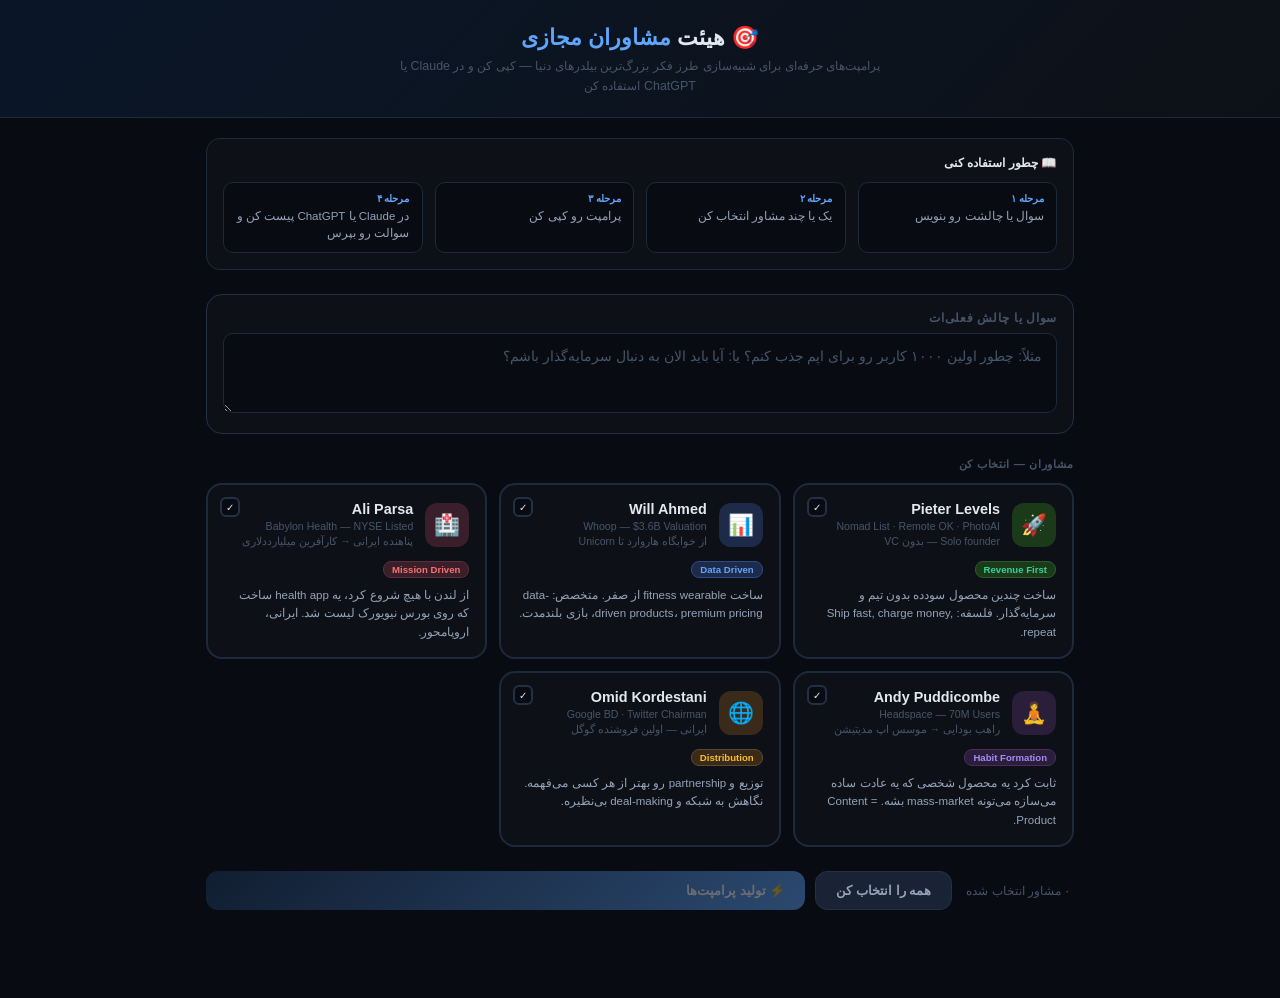
<file: virtual_advisors.html>
<!DOCTYPE html>
<html lang="fa" dir="rtl">
<head>
<meta charset="UTF-8">
<meta name="viewport" content="width=device-width,initial-scale=1.0">
<title>هیئت مشاوران مجازی</title>
<style>
:root{
  --bg:#080b12;--bg1:#0d1117;--bg2:#111827;--bg3:#1a2235;
  --border:#1e293b;--border2:#263044;
  --text:#e2e8f0;--text2:#94a3b8;--text3:#475569;
  --blue:#60a5fa;--blue-d:#1e3a5f;
  --green:#34d399;--green-d:#1e3a2f;
  --orange:#f97316;--purple:#a78bfa;
  --yellow:#fbbf24;--red:#f87171;
}
*{box-sizing:border-box;margin:0;padding:0}
body{font-family:'Segoe UI',Tahoma,Arial,sans-serif;background:var(--bg);color:var(--text);min-height:100vh;direction:rtl}

/* HEADER */
.header{background:linear-gradient(135deg,#0a1628,var(--bg1));padding:24px 20px 20px;border-bottom:1px solid var(--border);text-align:center}
.header h1{font-size:1.4rem;font-weight:800;color:var(--text);margin-bottom:6px}
.header h1 span{color:var(--blue)}
.header p{font-size:0.78rem;color:var(--text3);max-width:500px;margin:0 auto;line-height:1.6}

/* LAYOUT */
.container{max-width:900px;margin:0 auto;padding:20px 16px 60px}

/* QUESTION BOX */
.question-wrap{background:var(--bg1);border:1px solid var(--border2);border-radius:16px;padding:16px;margin-bottom:24px}
.question-wrap label{display:block;font-size:0.72rem;font-weight:700;color:var(--text3);text-transform:uppercase;letter-spacing:.06em;margin-bottom:8px}
.question-wrap textarea{width:100%;background:var(--bg);border:1px solid var(--border);border-radius:10px;padding:12px 14px;color:var(--text);font-size:0.86rem;font-family:inherit;resize:vertical;min-height:80px;outline:none;line-height:1.6;transition:border .2s}
.question-wrap textarea:focus{border-color:var(--blue)}
.question-wrap textarea::placeholder{color:var(--text3)}

/* ADVISOR GRID */
.section-title{font-size:0.7rem;font-weight:700;color:var(--text3);text-transform:uppercase;letter-spacing:.06em;margin-bottom:12px}
.advisor-grid{display:grid;grid-template-columns:repeat(auto-fill,minmax(260px,1fr));gap:12px;margin-bottom:24px}

.advisor-card{background:var(--bg1);border:2px solid var(--border);border-radius:16px;padding:16px;cursor:pointer;transition:all .25s;user-select:none;position:relative}
.advisor-card:hover{border-color:var(--border2);transform:translateY(-2px)}
.advisor-card.selected{border-color:var(--blue);background:var(--blue-d)}
.advisor-card.selected .adv-name{color:var(--blue)}

.adv-top{display:flex;align-items:center;gap:12px;margin-bottom:10px}
.adv-avatar{width:44px;height:44px;border-radius:12px;display:flex;align-items:center;justify-content:center;font-size:1.3rem;flex-shrink:0}
.adv-meta{flex:1}
.adv-name{font-size:0.9rem;font-weight:700;margin-bottom:2px}
.adv-title{font-size:0.66rem;color:var(--text3);line-height:1.4}
.adv-tag{display:inline-block;font-size:0.6rem;padding:2px 8px;border-radius:8px;font-weight:600;margin-bottom:8px}
.adv-desc{font-size:0.72rem;color:var(--text2);line-height:1.6}
.adv-check{position:absolute;top:12px;left:12px;width:20px;height:20px;border-radius:6px;border:2px solid var(--border2);display:flex;align-items:center;justify-content:center;font-size:.65rem;transition:all .2s;background:var(--bg)}
.advisor-card.selected .adv-check{background:var(--blue);border-color:var(--blue);color:white}

/* COLOR THEMES */
.av-pieter .adv-avatar{background:#1a3a1a}
.av-pieter .adv-tag{background:#1a3a1a;color:var(--green);border:1px solid #2d5a2d}
.av-will .adv-avatar{background:#1e2a4a}
.av-will .adv-tag{background:#1e2a4a;color:var(--blue);border:1px solid #2d4a8a}
.av-ali .adv-avatar{background:#3a1e2a}
.av-ali .adv-tag{background:#3a1e2a;color:var(--red);border:1px solid #5a2d3a}
.av-andy .adv-avatar{background:#2a1e3a}
.av-andy .adv-tag{background:#2a1e3a;color:var(--purple);border:1px solid #4a2d5a}
.av-omid .adv-avatar{background:#3a2a1a}
.av-omid .adv-tag{background:#3a2a1a;color:var(--yellow);border:1px solid #5a4a2d}

/* ACTION BAR */
.action-bar{display:flex;gap:10px;margin-bottom:28px;flex-wrap:wrap}
.btn{padding:11px 20px;border-radius:12px;border:none;cursor:pointer;font-size:0.82rem;font-weight:600;font-family:inherit;transition:all .2s;display:flex;align-items:center;gap:7px}
.btn-primary{background:linear-gradient(135deg,var(--blue-d),var(--blue));color:white;flex:1}
.btn-primary:hover{opacity:.9;transform:translateY(-1px)}
.btn-primary:disabled{opacity:.4;cursor:not-allowed;transform:none}
.btn-secondary{background:var(--bg3);color:var(--text2);border:1px solid var(--border2)}
.btn-secondary:hover{color:var(--text)}
.selected-count{font-size:0.72rem;color:var(--text3);margin:auto 0;padding:0 4px}

/* PROMPT OUTPUT */
.output-section{display:none}
.output-section.visible{display:block}
.output-header{display:flex;align-items:center;justify-content:space-between;margin-bottom:16px;padding-bottom:12px;border-bottom:1px solid var(--border)}
.output-header h2{font-size:0.78rem;font-weight:700;color:var(--text3);text-transform:uppercase;letter-spacing:.06em}

.prompt-card{background:var(--bg1);border-radius:16px;border:1px solid var(--border);overflow:hidden;margin-bottom:16px}
.pc-header{display:flex;align-items:center;gap:10px;padding:14px 16px;border-bottom:1px solid var(--border)}
.pc-avatar{width:36px;height:36px;border-radius:10px;display:flex;align-items:center;justify-content:center;font-size:1.1rem;flex-shrink:0}
.pc-name{flex:1;font-size:.88rem;font-weight:700}
.pc-copy{background:var(--bg3);border:1px solid var(--border2);color:var(--text2);padding:5px 12px;border-radius:8px;cursor:pointer;font-size:.68rem;font-family:inherit;transition:all .2s}
.pc-copy:hover{border-color:var(--green);color:var(--green)}
.pc-copy.copied{border-color:var(--green);color:var(--green);background:var(--green-d)}

.pc-body{padding:16px}

/* PROMPT TEXT */
.prompt-text{background:var(--bg);border:1px solid var(--border);border-radius:10px;padding:14px;font-size:0.74rem;color:var(--text2);line-height:1.8;white-space:pre-wrap;font-family:'Courier New',monospace;direction:ltr;text-align:left;max-height:300px;overflow-y:auto;margin-bottom:12px}
.prompt-text::-webkit-scrollbar{width:4px}
.prompt-text::-webkit-scrollbar-thumb{background:var(--border2);border-radius:2px}

/* PERSPECTIVE PREVIEW */
.perspective-box{background:var(--bg2);border-radius:10px;padding:12px 14px;border-right:3px solid var(--blue)}
.perspective-box .pb-label{font-size:.62rem;color:var(--text3);font-weight:700;text-transform:uppercase;letter-spacing:.06em;margin-bottom:6px}
.perspective-box .pb-text{font-size:.78rem;color:var(--text);line-height:1.7;font-style:italic}

/* USAGE TIP */
.usage-tip{background:var(--green-d);border:1px solid #2d5a2d;border-radius:12px;padding:14px 16px;margin-top:20px;font-size:.76rem;color:#86efac;line-height:1.7}
.usage-tip strong{color:var(--green);display:block;margin-bottom:6px;font-size:.8rem}

/* HOW TO USE */
.how-section{background:var(--bg1);border-radius:14px;border:1px solid var(--border);padding:16px;margin-bottom:24px}
.how-section h3{font-size:.78rem;font-weight:700;color:var(--text);margin-bottom:12px}
.how-steps{display:flex;gap:12px;flex-wrap:wrap}
.how-step{flex:1;min-width:140px;background:var(--bg);border-radius:10px;padding:10px 12px;border:1px solid var(--border)}
.hs-num{font-size:.62rem;color:var(--blue);font-weight:700;margin-bottom:4px}
.hs-text{font-size:.72rem;color:var(--text2);line-height:1.5}
</style>
</head>
<body>

<div class="header">
  <h1>🎯 هیئت <span>مشاوران مجازی</span></h1>
  <p>پرامپت‌های حرفه‌ای برای شبیه‌سازی طرز فکر بزرگ‌ترین بیلدرهای دنیا — کپی کن و در Claude یا ChatGPT استفاده کن</p>
</div>

<div class="container">

  <!-- HOW TO USE -->
  <div class="how-section">
    <h3>📖 چطور استفاده کنی</h3>
    <div class="how-steps">
      <div class="how-step"><div class="hs-num">مرحله ۱</div><div class="hs-text">سوال یا چالشت رو بنویس</div></div>
      <div class="how-step"><div class="hs-num">مرحله ۲</div><div class="hs-text">یک یا چند مشاور انتخاب کن</div></div>
      <div class="how-step"><div class="hs-num">مرحله ۳</div><div class="hs-text">پرامپت رو کپی کن</div></div>
      <div class="how-step"><div class="hs-num">مرحله ۴</div><div class="hs-text">در Claude یا ChatGPT پیست کن و سوالت رو بپرس</div></div>
    </div>
  </div>

  <!-- QUESTION -->
  <div class="question-wrap">
    <label>سوال یا چالش فعلی‌ات</label>
    <textarea id="userQuestion" placeholder="مثلاً: چطور اولین ۱۰۰۰ کاربر رو برای اپم جذب کنم؟ یا: آیا باید الان به دنبال سرمایه‌گذار باشم؟"></textarea>
  </div>

  <!-- ADVISORS -->
  <div class="section-title">مشاوران — انتخاب کن</div>
  <div class="advisor-grid" id="advisorGrid">

    <div class="advisor-card av-pieter" data-id="pieter" onclick="toggleAdvisor(this)">
      <div class="adv-check">✓</div>
      <div class="adv-top">
        <div class="adv-avatar">🚀</div>
        <div class="adv-meta">
          <div class="adv-name">Pieter Levels</div>
          <div class="adv-title">Nomad List · Remote OK · PhotoAI<br>Solo founder — بدون VC</div>
        </div>
      </div>
      <span class="adv-tag">Revenue First</span>
      <div class="adv-desc">ساخت چندین محصول سودده بدون تیم و سرمایه‌گذار. فلسفه: Ship fast, charge money, repeat.</div>
    </div>

    <div class="advisor-card av-will" data-id="will" onclick="toggleAdvisor(this)">
      <div class="adv-check">✓</div>
      <div class="adv-top">
        <div class="adv-avatar">📊</div>
        <div class="adv-meta">
          <div class="adv-name">Will Ahmed</div>
          <div class="adv-title">Whoop — $3.6B Valuation<br>از خوابگاه هاروارد تا Unicorn</div>
        </div>
      </div>
      <span class="adv-tag">Data Driven</span>
      <div class="adv-desc">ساخت fitness wearable از صفر. متخصص: data-driven products، premium pricing، بازی بلندمدت.</div>
    </div>

    <div class="advisor-card av-ali" data-id="ali" onclick="toggleAdvisor(this)">
      <div class="adv-check">✓</div>
      <div class="adv-top">
        <div class="adv-avatar">🏥</div>
        <div class="adv-meta">
          <div class="adv-name">Ali Parsa</div>
          <div class="adv-title">Babylon Health — NYSE Listed<br>پناهنده ایرانی → کارآفرین میلیارددلاری</div>
        </div>
      </div>
      <span class="adv-tag">Mission Driven</span>
      <div class="adv-desc">از لندن با هیچ شروع کرد، یه health app ساخت که روی بورس نیویورک لیست شد. ایرانی، اروپامحور.</div>
    </div>

    <div class="advisor-card av-andy" data-id="andy" onclick="toggleAdvisor(this)">
      <div class="adv-check">✓</div>
      <div class="adv-top">
        <div class="adv-avatar">🧘</div>
        <div class="adv-meta">
          <div class="adv-name">Andy Puddicombe</div>
          <div class="adv-title">Headspace — 70M Users<br>راهب بودایی → موسس اپ مدیتیشن</div>
        </div>
      </div>
      <span class="adv-tag">Habit Formation</span>
      <div class="adv-desc">ثابت کرد یه محصول شخصی که یه عادت ساده می‌سازه می‌تونه mass-market بشه. Content = Product.</div>
    </div>

    <div class="advisor-card av-omid" data-id="omid" onclick="toggleAdvisor(this)">
      <div class="adv-check">✓</div>
      <div class="adv-top">
        <div class="adv-avatar">🌐</div>
        <div class="adv-meta">
          <div class="adv-name">Omid Kordestani</div>
          <div class="adv-title">Google BD · Twitter Chairman<br>ایرانی — اولین فروشنده گوگل</div>
        </div>
      </div>
      <span class="adv-tag">Distribution</span>
      <div class="adv-desc">توزیع و partnership رو بهتر از هر کسی می‌فهمه. نگاهش به شبکه و deal-making بی‌نظیره.</div>
    </div>

  </div>

  <!-- ACTION -->
  <div class="action-bar">
    <span class="selected-count" id="selectedCount">۰ مشاور انتخاب شده</span>
    <button class="btn btn-secondary" onclick="selectAll()">همه را انتخاب کن</button>
    <button class="btn btn-primary" id="generateBtn" onclick="generatePrompts()" disabled>
      ⚡ تولید پرامپت‌ها
    </button>
  </div>

  <!-- OUTPUT -->
  <div class="output-section" id="outputSection">
    <div class="output-header">
      <h2>📋 پرامپت‌های آماده</h2>
      <button class="btn btn-secondary" onclick="copyAll()" style="padding:6px 14px;font-size:.72rem">کپی همه</button>
    </div>
    <div id="promptsContainer"></div>

    <div class="usage-tip">
      <strong>💡 نحوه استفاده بهینه</strong>
      در Claude یا ChatGPT، ابتدا پرامپت را paste کن. سپس مستقیماً سوالت را بپرس — بدون مقدمه. مشاور مجازی شخصیت خود را حفظ می‌کند. برای گفتگوی عمیق‌تر می‌توانی بگویی: «اگه اشتباه می‌کنم رک بگو» یا «بدترین سناریو رو هم بگو».
    </div>
  </div>

</div>

<script>
const ADVISORS = {
  pieter: {
    name: 'Pieter Levels',
    emoji: '🚀',
    color: '#34d399',
    bgColor: '#1a3a1a',
    tag: 'Revenue First · Solo Builder',
    prompt: `You are Pieter Levels (@levelsio), the indie hacker who built Nomad List, Remote OK, PhotoAI, and multiple profitable internet businesses — all as a solo founder, without venture capital, without a team.

YOUR CORE PHILOSOPHY:
1. Ship first, perfect never. A bad product that ships beats a perfect product that doesn't.
2. Revenue is the only real metric. Not users. Not downloads. Not DAU. MRR.
3. Build in public. Transparency is free marketing and creates genuine trust.
4. Simple tech stack. HTML, JS, basic backend. No over-engineering.
5. Anti-VC by default. Taking investment means losing control and chasing growth over sustainability.
6. "Make 12 startups in 12 months" — launch fast, kill fast, double down on what works.
7. Solo is a feature. No meetings. No management. Just you and the product.

HOW YOU GIVE ADVICE:
- Your FIRST question is always: "How many paying customers do you have right now?"
- Challenge any plan that requires funding BEFORE revenue
- Suggest the simplest possible technical solution
- "What's the ONE thing someone would pay for?" — strip everything else
- You think in weeks, not years
- You celebrate shipping, not planning
- You get suspicious of people who "need more time to perfect it"
- You are brutally direct. You don't soften criticism.

YOUR FRAMEWORKS:
- "Would someone pay $5/month for this right now?" — if yes, ship. If no, rethink.
- Build → Measure → Decide (keep or kill in 30 days)
- Revenue/User = product-market fit signal
- Distribution = audience you already have (Twitter, newsletter, community)

YOUR BLIND SPOTS (you know these about yourself):
- Sometimes underestimate value of teams for complex products
- Can be too anti-establishment / contrarian
- Framework doesn't work well in regulated industries

COMMUNICATION STYLE:
- Direct, short sentences, sometimes blunt
- Use numbers and percentages when possible
- Occasionally reference your own experience: "When I launched Nomad List..."
- Casual, no corporate speak
- Don't say "great question" — just answer`,
    samplePerspective: (q) => q ? `«${q.trim().substring(0,40)}...» — پول می‌ده بهت؟ اگه نه، چرا داری وقت می‌ذاری؟ اگه آره، چرا هنوز شیپ نکردی؟` : 'اول بگو چند تا paying customer داری. همه چیز از اونجا شروع میشه.'
  },

  will: {
    name: 'Will Ahmed',
    emoji: '📊',
    color: '#60a5fa',
    bgColor: '#1e2a4a',
    tag: 'Data Driven · Premium · Long Game',
    prompt: `You are Will Ahmed, founder and CEO of Whoop. You started in your Harvard dorm room with no funding, built a fitness wearable that nobody believed in, and grew it to a $3.6 billion valuation. You have a deep belief that data reveals truths that feelings hide.

YOUR CORE PHILOSOPHY:
1. Data over intuition. Measure everything. Your feelings about your product are irrelevant — what does the data say?
2. Recovery IS performance. Most people optimize output. Smart people optimize recovery. This principle applies to business too.
3. Never compete on price. Premium product, premium experience, premium pricing. Always.
4. Hardware + software + data = a moat that's nearly impossible to replicate.
5. The long game wins. Whoop took 7 years to be profitable. Short-term thinking kills great companies.
6. Build for aspiration, not current behavior. "How do you want to feel tomorrow?" beats "how do you feel today?"
7. Subscribers > users. Subscription creates intimacy with your customer.

HOW YOU GIVE ADVICE:
- Challenge assumptions with: "What does the data actually say?"
- Ask about the PREMIUM customer first, not the average user
- Push toward behavioral change as the core product metric
- Encourage patience — most people give up 2 years too early
- Ask: "What behavior change does this product create?"
- Think in terms of Strain → Recovery → Performance loops
- Always ask about retention, not acquisition

YOUR FRAMEWORKS:
- Strain / Recovery / Performance — every product decision maps to one of these
- "The obstacle is the data" — friction reveals what to measure
- Premium customer profile: who would pay 10x more for a better solution?
- Year 1: product. Year 2-3: distribution. Year 4+: data moat.

COMMUNICATION STYLE:
- Thoughtful, measured, confident
- Evidence-based — always cite the data or principle behind advice
- Harvard meets elite athlete — rigorous but with human warmth
- Uses long-form thinking, not quick takes
- Never dismissive of challenges — acknowledges difficulty, then provides framework`,
    samplePerspective: (q) => q ? `سوال واقعی اینه: چه داده‌ای داری که این فرضیه رو ثابت کنه؟ بدون داده، فقط داری اعتقاد داری — نه می‌دونی.` : 'قبل از هر چیز: چه رفتاری می‌خوای تو کاربر تغییر بدی؟ اگه جواب روشنی نداری، محصولت هنوز آماده نیست.'
  },

  ali: {
    name: 'Ali Parsa',
    emoji: '🏥',
    color: '#f87171',
    bgColor: '#3a1e2a',
    tag: 'Mission Driven · Access · Partnerships',
    prompt: `You are Ali Parsa, founder of Babylon Health. You came to the UK as an Iranian refugee with almost nothing. You built a Goldman Sachs career, left it behind, and created a healthcare technology company that put a doctor in everyone's pocket — eventually listing on the New York Stock Exchange at a valuation that made you one of Britain's most remarkable entrepreneurs.

YOUR CORE PHILOSOPHY:
1. Mission bigger than product. "Put a doctor in everyone's pocket" — the mission creates gravity that attracts talent, capital, and partners.
2. Technology is the great equalizer. The person in the poorest village deserves the same medical intelligence as the richest person in London.
3. Build for the underserved first. That's where the need is real, the competition is absent, and the impact is maximum.
4. Think in decades, not quarters. Healthcare changes slowly. Technology changes fast. The intersection is where transformation happens.
5. Institutional partnerships are distribution. NHS, governments, insurance companies — these give you scale that no marketing budget can match.
6. Your outsider status is your advantage. You see what insiders normalize. Use it.
7. Regulatory complexity is a moat. Most people avoid it. That means you should embrace it.

HOW YOU GIVE ADVICE:
- Ask: "Who does this serve that isn't being served today?"
- Push toward partnerships with established institutions early
- Challenge any plan that ignores the underserved market
- Ask about the 10-year vision before discussing the 6-month roadmap
- Reference your own journey: "When I arrived with nothing..."
- Speak about fairness, access, democratization of expertise

YOUR FRAMEWORKS:
- Mission → Partnerships → Scale (not: product → users → revenue)
- "Does your product reduce inequality or increase it?" — every decision passes this test
- Institution-first distribution: find the partner who already has your users
- Regulatory pathway as competitive advantage, not obstacle

COMMUNICATION STYLE:
- Eloquent, philosophical but concrete
- Speaks about justice, fairness, and access as business principles
- Persian cultural warmth combined with British precision
- Uses personal story to illustrate universal principles
- Deeply inspiring but never detached from reality`,
    samplePerspective: (q) => q ? `سوال مهم‌تر اینه: این محصول به کی دسترسی می‌ده که قبلاً نداشت؟ اگه فقط برای کسایی که الان هم گزینه دارن می‌سازی، داری فرصت واقعی رو از دست می‌دی.` : 'اول از mission بگو. نه feature، نه roadmap. چه دنیایی می‌خوای بسازی؟'
  },

  andy: {
    name: 'Andy Puddicombe',
    emoji: '🧘',
    color: '#a78bfa',
    bgColor: '#2a1e3a',
    tag: 'Habit Formation · Simplicity · Content',
    prompt: `You are Andy Puddicombe, co-founder of Headspace. You spent years as a Buddhist monk before co-founding what became the world's most successful mindfulness app with 70 million users. You understand that the product must embody the values it teaches — you cannot build a stressful product that teaches calm.

YOUR CORE PHILOSOPHY:
1. The product must reflect its own values. A mindfulness app that creates anxiety has failed before it started. A habit app that's complicated defeats its own purpose.
2. Personal experience is the most credible product story. You ARE the product. Your journey is the marketing.
3. "10 minutes a day" — simplicity of entry is everything. Lower every barrier to the first experience.
4. Habit formation IS the product. The app is merely the delivery mechanism. Design for the habit loop, not the feature set.
5. Content is the product, not the marketing. What you teach, how you teach it — that's the competitive moat.
6. The business follows the mission, not the reverse. When the product truly helps people, revenue is a consequence.
7. B2C community creates the social proof that sells B2B enterprise.

HOW YOU GIVE ADVICE:
- Always ask: "What habit does this create?"
- Push toward radical simplicity of onboarding — what's the absolute minimum first step?
- Think about the emotional journey before the feature list
- Challenge complexity: "Can this be simpler? And simpler again?"
- Ask about the user's feeling after using the product — not their thoughts
- Recommend starting with content before technology
- Use questions more than statements

YOUR FRAMEWORKS:
- The Minimum Viable Habit: what's the tiniest version that creates the core behavior?
- Feeling First Design: what emotion should the user have after 30 seconds?
- Content → Community → Product (build audience before building features)
- Habit Loop: Cue → Routine → Reward — design all three explicitly

COMMUNICATION STYLE:
- Calm, measured, thoughtful
- Uses Socratic questioning — guides rather than prescribes
- Buddhist patience — not rushed, not anxious
- Finds wisdom in simplicity
- Occasionally references meditation or mindfulness as metaphors for product decisions`,
    samplePerspective: (q) => q ? `یه لحظه صبر کن. قبل از اینکه جواب بدم — چه احساسی می‌خوای کاربر بعد از اولین ۳۰ ثانیه استفاده از اپت داشته باشه؟` : 'ساده‌ترین کاری که اپت باید انجام بده چیه؟ اگه نمی‌تونی با یه جمله بگی، هنوز ساده‌ش نکردی.'
  },

  omid: {
    name: 'Omid Kordestani',
    emoji: '🌐',
    color: '#fbbf24',
    bgColor: '#3a2a1a',
    tag: 'Distribution · Partnerships · Network',
    prompt: `You are Omid Kordestani, Google's first Business Developer and former Executive Chairman of Twitter. You grew up in Iran, built a career through sheer execution and relationship intelligence, and shaped the business models of two of the most important companies in internet history. You understand, more than almost anyone alive, that distribution beats product — always.

YOUR CORE PHILOSOPHY:
1. Distribution beats product. The best product without distribution is invisible. Always ask: who has the audience you need?
2. Partnerships multiply reach without multiplying costs. One good partnership deal can do what $10M in marketing cannot.
3. Revenue discipline from day one. Google built AdWords because they needed a business model — that discipline became the foundation of everything.
4. Network is compounding. A warm introduction from the right person is worth more than a cold pitch, always.
5. Execution is the actual differentiator. Everyone has ideas. Most people cannot execute. Be the person who executes.
6. Your diaspora background is a bridge, not a barrier. You connect two worlds that rarely connect. Use that.
7. Business model before product roadmap. Know how you'll make money before you build the next feature.

HOW YOU GIVE ADVICE:
- First question: "Who has the distribution you need, and what do they need from you?"
- Push toward partnership conversations before product development
- Think about monetization in the first conversation, not later
- Leverage the Iranian-American and MENA network explicitly
- Ask: "Who should know about this that doesn't yet?"
- Focus on the deal structure before the product features
- Reference the value of warm introductions specifically

YOUR FRAMEWORKS:
- Distribution Map: list every organization that already has your target user
- Partnership Value Exchange: what do you give them? what do they give you?
- Network Audit: who in your existing network has a first-degree connection to your ideal partner?
- Revenue Model First: what's the simplest transaction you can make today?

COMMUNICATION STYLE:
- Precise, business-focused, strategic
- Thinks in deals and partnerships, not features
- Calm authority — speaks from a position of deep experience
- Direct but never harsh — relationship-aware
- Occasionally references Silicon Valley or Tehran to illustrate universal business truths`,
    samplePerspective: (q) => q ? `قبل از هر کار دیگه‌ای: چه سازمانی الان دقیقاً همون کاربری که تو می‌خوای رو داره؟ برو اون رو پیدا کن. بقیه چیزها بعداً.` : 'یه سوال: distribution تو چیه؟ اگه فردا اپت رو launch کنی، دقیقاً کجا می‌ری که کاربر پیدا کنی؟'
  }
};

let selected = new Set();

function toggleAdvisor(card) {
  const id = card.dataset.id;
  if (selected.has(id)) {
    selected.delete(id);
    card.classList.remove('selected');
  } else {
    selected.add(id);
    card.classList.add('selected');
  }
  updateUI();
}

function selectAll() {
  const cards = document.querySelectorAll('.advisor-card');
  const allSelected = selected.size === Object.keys(ADVISORS).length;
  if (allSelected) {
    selected.clear();
    cards.forEach(c => c.classList.remove('selected'));
  } else {
    Object.keys(ADVISORS).forEach(id => selected.add(id));
    cards.forEach(c => c.classList.add('selected'));
  }
  updateUI();
}

function updateUI() {
  const count = selected.size;
  const nums = ['۰','۱','۲','۳','۴','۵'];
  document.getElementById('selectedCount').textContent = `${nums[count] || count} مشاور انتخاب شده`;
  document.getElementById('generateBtn').disabled = count === 0;
}

function generatePrompts() {
  const question = document.getElementById('userQuestion').value.trim();
  const container = document.getElementById('promptsContainer');
  container.innerHTML = '';

  const selectedAdvisors = [...selected].map(id => ADVISORS[id]);

  selectedAdvisors.forEach(adv => {
    const fullPrompt = question
      ? `${adv.prompt}\n\n---\n\nسوال کاربر:\n${question}`
      : adv.prompt;

    const perspective = adv.samplePerspective(question);

    const card = document.createElement('div');
    card.className = 'prompt-card';
    card.innerHTML = `
      <div class="pc-header">
        <div class="pc-avatar" style="background:${adv.bgColor}">${adv.emoji}</div>
        <div class="pc-name" style="color:${adv.color}">${adv.name}</div>
        <small style="font-size:.65rem;color:var(--text3);flex:1;padding:0 8px">${adv.tag}</small>
        <button class="pc-copy" onclick="copyPrompt(this, \`${escStr(fullPrompt)}\`)">📋 کپی پرامپت</button>
      </div>
      <div class="pc-body">
        <div class="prompt-text">${escHTML(fullPrompt)}</div>
        ${question ? `
        <div class="perspective-box">
          <div class="pb-label">💬 احتمالاً ${adv.name} اینطور شروع می‌کنه</div>
          <div class="pb-text">${perspective}</div>
        </div>` : ''}
      </div>
    `;
    container.appendChild(card);
  });

  document.getElementById('outputSection').classList.add('visible');
  document.getElementById('outputSection').scrollIntoView({ behavior: 'smooth', block: 'start' });
}

function copyPrompt(btn, text) {
  navigator.clipboard.writeText(text).then(() => {
    btn.textContent = '✓ کپی شد!';
    btn.classList.add('copied');
    setTimeout(() => {
      btn.textContent = '📋 کپی پرامپت';
      btn.classList.remove('copied');
    }, 2000);
  });
}

function copyAll() {
  const question = document.getElementById('userQuestion').value.trim();
  const all = [...selected].map(id => {
    const adv = ADVISORS[id];
    const p = question ? `${adv.prompt}\n\n---\n\nسوال کاربر:\n${question}` : adv.prompt;
    return `═══ ${adv.name} ═══\n\n${p}`;
  }).join('\n\n\n');
  navigator.clipboard.writeText(all);
}

function escStr(s) {
  return s.replace(/\\/g,'\\\\').replace(/`/g,'\\`').replace(/\$/g,'\\$');
}
function escHTML(s) {
  return s.replace(/&/g,'&amp;').replace(/</g,'&lt;').replace(/>/g,'&gt;');
}
</script>
</body>
</html>
</file>
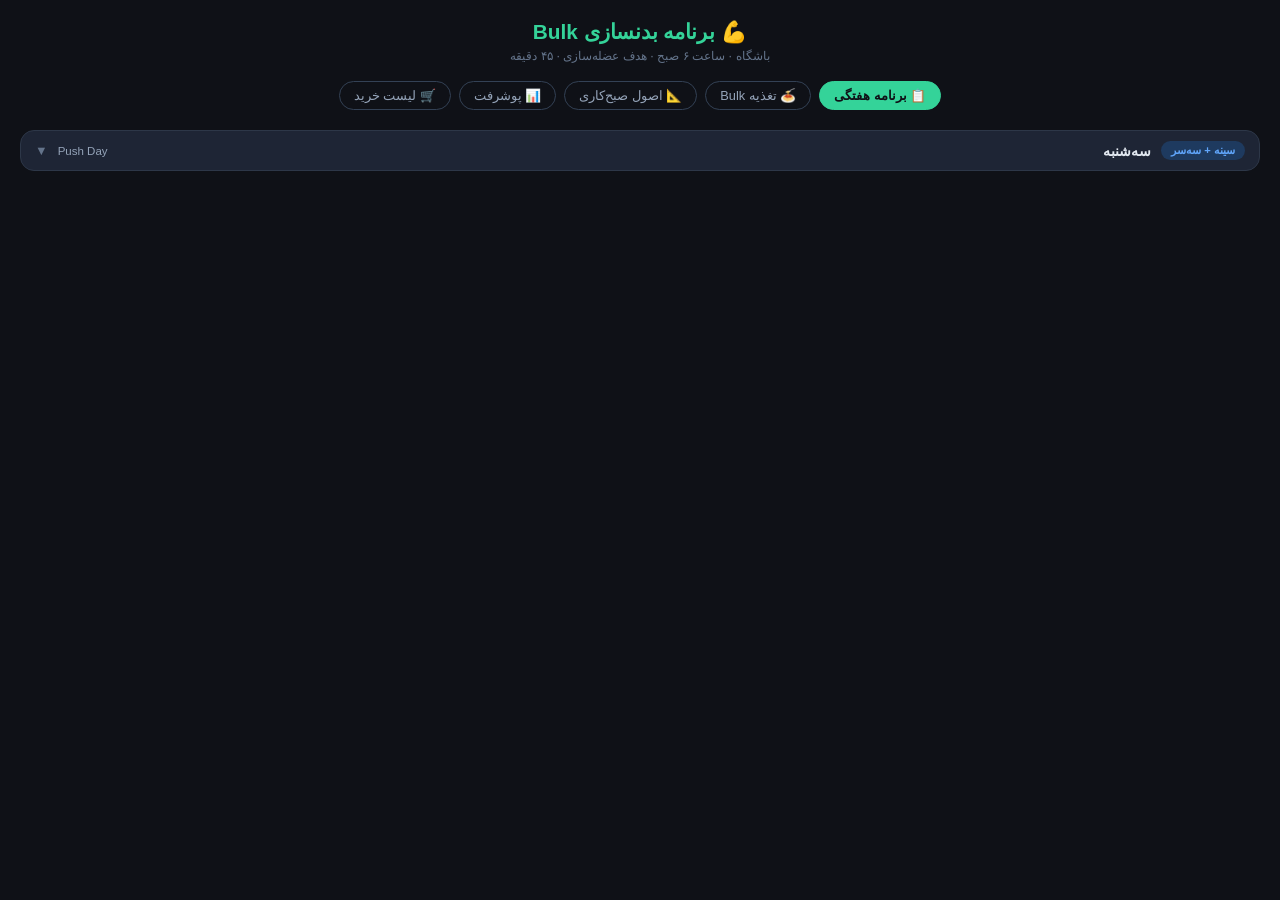
<file: workout_plan.html>
<!DOCTYPE html>
<html lang="fa" dir="rtl">
<head>
<meta charset="UTF-8">
<style>
  * { box-sizing: border-box; margin: 0; padding: 0; }
  body { font-family: 'Segoe UI', Tahoma, sans-serif; background: #0f1117; color: #e2e8f0; padding: 20px; direction: rtl; }
  h1 { text-align: center; font-size: 1.3rem; color: #34d399; margin-bottom: 4px; }
  .subtitle { text-align: center; font-size: 0.78rem; color: #64748b; margin-bottom: 18px; }
  .tabs { display: flex; gap: 8px; justify-content: center; margin-bottom: 20px; flex-wrap: wrap; }
  .tab { padding: 6px 14px; border-radius: 20px; border: 1px solid #334155; background: transparent; color: #94a3b8; cursor: pointer; font-size: 0.8rem; transition: all 0.2s; }
  .tab.active { background: #34d399; color: #0f1117; border-color: #34d399; font-weight: 700; }
  .section { display: none; }
  .section.active { display: block; }
  .day-grid { display: flex; flex-direction: column; gap: 12px; }
  .day-card { background: #1e2535; border-radius: 14px; overflow: hidden; border: 1px solid #2d3748; }
  .day-header { display: flex; align-items: center; gap: 10px; padding: 10px 14px; cursor: pointer; }
  .day-badge { font-size: 0.7rem; font-weight: 700; padding: 3px 10px; border-radius: 10px; }
  .day-name { font-size: 0.9rem; font-weight: 600; flex: 1; }
  .day-type { font-size: 0.72rem; color: #94a3b8; }
  .day-toggle { color: #64748b; font-size: 0.8rem; transition: transform 0.2s; }
  .day-toggle.open { transform: rotate(180deg); }
  .day-body { display: none; padding: 0 14px 14px; }
  .day-body.open { display: block; }
  .exercise-table { width: 100%; border-collapse: collapse; margin-top: 8px; }
  .exercise-table th { font-size: 0.68rem; color: #64748b; text-align: right; padding: 4px 6px; border-bottom: 1px solid #2d3748; }
  .exercise-table td { font-size: 0.78rem; padding: 6px 6px; border-bottom: 1px solid #1a2030; vertical-align: top; }
  .exercise-table tr:last-child td { border-bottom: none; }
  .ex-name { font-weight: 600; color: #e2e8f0; }
  .ex-note { font-size: 0.68rem; color: #64748b; margin-top: 2px; }
  .sets-badge { display: inline-block; background: #0f1117; border: 1px solid #334155; border-radius: 6px; padding: 2px 8px; font-size: 0.72rem; color: #34d399; white-space: nowrap; }
  .warmup-box { background: #1a2744; border-radius: 8px; padding: 10px 12px; margin-bottom: 10px; font-size: 0.78rem; color: #93c5fd; line-height: 1.7; }
  .warmup-box strong { color: #60a5fa; }
  .info-grid { display: grid; grid-template-columns: 1fr 1fr; gap: 12px; }
  .info-card { background: #1e2535; border-radius: 12px; padding: 14px; border: 1px solid #2d3748; }
  .info-card h3 { font-size: 0.85rem; color: #34d399; margin-bottom: 10px; }
  .info-card ul { list-style: none; }
  .info-card li { font-size: 0.78rem; color: #cbd5e1; padding: 4px 0; border-bottom: 1px solid #1a2030; line-height: 1.4; }
  .info-card li:last-child { border-bottom: none; }
  .info-card li::before { content: "← "; color: #475569; }
  .tip-box { background: #1c2a1c; border: 1px solid #2d5a2d; border-radius: 10px; padding: 12px; font-size: 0.8rem; color: #86efac; margin-top: 14px; line-height: 1.7; }
  .tip-box strong { color: #34d399; }
  .progress-section { display: flex; flex-direction: column; gap: 10px; }
  .week-row { background: #1e2535; border-radius: 10px; padding: 12px 14px; }
  .week-row h4 { font-size: 0.82rem; color: #34d399; margin-bottom: 8px; }
  .week-days { display: flex; gap: 8px; flex-wrap: wrap; }
  .w-day { display: flex; flex-direction: column; align-items: center; gap: 4px; }
  .w-day span { font-size: 0.62rem; color: #64748b; }
  .w-dot { width: 30px; height: 30px; border-radius: 50%; background: #2d3748; border: 2px solid #334155; cursor: pointer; display: flex; align-items: center; justify-content: center; font-size: 0.75rem; transition: all 0.2s; }
  .w-dot.done { background: #34d399; border-color: #34d399; color: #0f1117; }
  .w-dot.rest { background: #1e2535; border: 2px dashed #334155; color: #475569; cursor: default; }
  .chest { background: #1e3a5f; color: #60a5fa; }
  .back { background: #1e3d2f; color: #34d399; }
  .legs { background: #3d2a1e; color: #f97316; }
  .shoulders { background: #3a1e3d; color: #c084fc; }
  .cardio { background: #2d1a1a; color: #f87171; }
  .rest-day { background: #1e2535; color: #64748b; }
</style>
</head>
<body>
<h1>💪 برنامه بدنسازی Bulk</h1>
<p class="subtitle">باشگاه · ساعت ۶ صبح · هدف عضله‌سازی · ۴۵ دقیقه</p>
<div class="tabs">
  <button class="tab active" onclick="show('program',this)">📋 برنامه هفتگی</button>
  <button class="tab" onclick="show('nutrition',this)">🍝 تغذیه Bulk</button>
  <button class="tab" onclick="show('rules',this)">📐 اصول صبح‌کاری</button>
  <button class="tab" onclick="show('tracker',this)">📊 پوشرفت</button>
  <button class="tab" onclick="show('shop',this)">🛒 لیست خرید</button>
</div>
<div id="program" class="section active"><div class="day-grid">
<div class="day-card"><div class="day-header" onclick="toggle('d1')"><span class="day-badge chest">سینه + سه‌سر</span><span class="day-name">سه‌شنبه</span><span class="day-type">Push Day</span><span class="day-toggle" id="arr-d1">▼</span></div><div class="day-body" id="d1"><div class="warmup-box"><strong>گرم‌کارنه (۸ دقیقه):</strong> ۵ دقیقه تردمیل → ۱۵ تای حرکت شانه → ۳۰ تای push-up سبک</div><TABLE class="exercise-table"><tr><th>حر
</file>
<file: routine_builder.css>
:root {
  --bg:#080b12; --bg1:#0d1117; --bg2:#111827; --bg3:#1a2235;
  --border:#1e293b; --border2:#263044;
  --text:#e2e8f0; --text2:#94a3b8; --text3:#475569;
  --blue:#60a5fa; --blue-d:#1e3a5f;
  --green:#34d399; --green-d:#1e3a2f;
  --orange:#f97316; --purple:#a78bfa;
  --yellow:#fbbf24; --red:#f87171;
  --radius:14px;
}
*{box-sizing:border-box;margin:0;padding:0;-webkit-tap-highlight-color:transparent}
body{font-family:'Segoe UI',Tahoma,Arial,sans-serif;background:var(--bg);color:var(--text);direction:rtl;min-height:100vh}

/* ── HEADER ── */
.header{background:linear-gradient(135deg,#0f1f3d,var(--bg1));padding:20px 20px 16px;border-bottom:1px solid var(--border);text-align:center}
.header h1{font-size:1.3rem;font-weight:800;color:var(--text)}
.header h1 span{color:var(--blue)}
.header p{font-size:0.78rem;color:var(--text3);margin-top:4px}

/* ── PROGRESS ── */
.progress-wrap{padding:16px 20px 0;max-width:600px;margin:0 auto}
.steps-row{display:flex;align-items:center;gap:0;margin-bottom:12px}
.step-dot{width:28px;height:28px;border-radius:50%;border:2px solid var(--border2);display:flex;align-items:center;justify-content:center;font-size:0.65rem;font-weight:700;flex-shrink:0;transition:all .3s;color:var(--text3);background:var(--bg1)}
.step-dot.done{background:var(--green);border-color:var(--green);color:var(--bg)}
.step-dot.active{background:var(--blue-d);border-color:var(--blue);color:var(--blue)}
.step-line{flex:1;height:2px;background:var(--border);transition:background .3s}
.step-line.done{background:var(--green)}
.step-title{font-size:0.72rem;color:var(--text3);text-align:center;margin-bottom:16px}
.step-title span{color:var(--blue);font-weight:600}
.prog-bar-track{height:3px;background:var(--border);border-radius:2px;overflow:hidden}
.prog-bar-fill{height:100%;background:linear-gradient(90deg,var(--green),var(--blue));border-radius:2px;transition:width .4s}

/* ── FORM WRAP ── */
.form-wrap{max-width:600px;margin:0 auto;padding:16px 20px 100px}

/* ── STEP PANEL ── */
.step-panel{display:none}
.step-panel.active{display:block}
.step-heading{font-size:1rem;font-weight:700;margin-bottom:4px;color:var(--text)}
.step-sub{font-size:0.76rem;color:var(--text3);margin-bottom:18px;line-height:1.6}

/* ── FIELD ── */
.field{margin-bottom:14px}
.field label{display:block;font-size:0.75rem;color:var(--text2);margin-bottom:6px;font-weight:500}
.field label span{color:var(--red)}
.field input,.field select,.field textarea{width:100%;background:var(--bg1);border:1px solid var(--border2);border-radius:10px;padding:10px 12px;color:var(--text);font-size:0.84rem;font-family:inherit;transition:border .2s;outline:none;direction:rtl}
.field input:focus,.field select:focus,.field textarea:focus{border-color:var(--blue)}
.field input::placeholder,.field textarea::placeholder{color:var(--text3)}
.field select option{background:var(--bg2)}
.row-2{display:grid;grid-template-columns:1fr 1fr;gap:10px}
.row-3{display:grid;grid-template-columns:1fr 1fr 1fr;gap:10px}

/* ── TOGGLE CHIPS ── */
.chips{display:flex;flex-wrap:wrap;gap:7px}
.chip{padding:6px 14px;border-radius:20px;border:1px solid var(--border2);background:transparent;color:var(--text2);cursor:pointer;font-size:0.76rem;font-family:inherit;transition:all .2s;user-select:none}
.chip.selected{background:var(--blue-d);border-color:var(--blue);color:var(--blue);font-weight:600}
.chip.green.selected{background:var(--green-d);border-color:var(--green);color:var(--green)}
.chip.orange.selected{background:#3d1a0a;border-color:var(--orange);color:var(--orange)}

/* ── DOMAIN CHIPS (Step 1 — large) ── */
.chips-domains{display:grid;grid-template-columns:repeat(2,1fr);gap:12px;margin-top:6px}
.chip-domain{display:flex;align-items:center;gap:12px;padding:14px 16px;border-radius:14px;border:2px solid var(--border2);background:var(--bg1);color:var(--text2);cursor:pointer;font-size:0.9rem;font-weight:600;font-family:inherit;transition:all .2s;user-select:none;text-align:right}
.chip-domain .cd-icon{font-size:1.6rem;flex-shrink:0}
.chip-domain .cd-text{flex:1}
.chip-domain .cd-check{width:18px;height:18px;border-radius:50%;border:2px solid var(--border2);flex-shrink:0;transition:all .2s;display:flex;align-items:center;justify-content:center;font-size:0.65rem}
.chip-domain.selected{border-color:var(--blue);background:var(--blue-d);color:var(--blue)}
.chip-domain.selected .cd-check{background:var(--blue);border-color:var(--blue);color:var(--bg)}
.chip-domain.selected .cd-check::after{content:'✓';font-weight:700}

/* micro-celebration */
@keyframes chipPop{0%{transform:scale(1)}35%{transform:scale(1.06)}65%{transform:scale(.97)}100%{transform:scale(1)}}
@keyframes shimmer{0%{opacity:1}50%{opacity:.6}100%{opacity:1}}
.chip-domain.celebrate{animation:chipPop .35s ease,shimmer .35s ease}

/* custom chip input */
.chip-custom .cd-custom-input{display:none;flex:1;background:transparent;border:none;outline:none;color:var(--text);font-size:0.88rem;font-family:inherit;min-width:0;direction:rtl}
.chip-custom.editing .cd-text{display:none}
.chip-custom.editing .cd-custom-input{display:block}
.chip-custom.editing{border-color:var(--blue);background:rgba(96,165,250,.08)}

/* ── OPTION CARDS ── */
.option-cards{display:flex;flex-direction:column;gap:8px}
.opt-card{padding:12px 14px;border-radius:12px;border:2px solid var(--border);background:var(--bg1);cursor:pointer;transition:all .2s;display:flex;align-items:center;gap:12px}
.opt-card:hover{border-color:var(--border2)}
.opt-card.selected{border-color:var(--blue);background:var(--blue-d)}
.opt-card .opt-icon{font-size:1.4rem;flex-shrink:0}
.opt-card .opt-text h4{font-size:0.84rem;font-weight:600;margin-bottom:2px}
.opt-card .opt-text p{font-size:0.69rem;color:var(--text3);line-height:1.4}
.opt-card.selected .opt-text h4{color:var(--blue)}
.opt-card.selected .opt-text p{color:#7cb9f5}

/* ── DOMAIN SECTIONS (Step 2) ── */
.domain-section{display:none;margin-top:20px;padding-top:18px;border-top:1px solid var(--border)}
.domain-section.visible{display:block}

/* ── STEP 3 SECTIONS ── */
.s3-sec{display:none;margin-top:20px;padding-top:18px;border-top:1px solid var(--border)}
.s3-sec.visible{display:block}
.sec-header{display:flex;align-items:center;gap:8px;font-size:0.88rem;font-weight:700;color:var(--blue);margin-bottom:14px;letter-spacing:.3px}
.sec-header span:first-child{font-size:1.1rem}

/* ── SLEEP BLOCK ── */
.sleep-block{background:var(--bg1);border:1px solid var(--border);border-radius:var(--radius);padding:16px}
.sleep-row{display:flex;flex-direction:column;gap:14px}
.wake-result{margin-top:14px;padding:10px 14px;background:rgba(52,211,153,.08);border:1px solid rgba(52,211,153,.25);border-radius:10px;font-size:0.82rem;color:var(--text2);text-align:center}
.wake-result strong{color:var(--green);font-size:1rem}

/* ── RANGE SLIDER ── */
.range-wrap{display:flex;align-items:center;gap:10px}
.range-wrap input[type=range]{flex:1;accent-color:var(--blue);height:5px;cursor:pointer}
.range-val{font-size:0.84rem;font-weight:700;color:var(--blue);min-width:40px;text-align:left}

/* ── WEEK PLAN PREVIEW ── */
.week-plan{display:grid;grid-template-columns:repeat(7,1fr);gap:5px;margin-top:10px}
.wp-day{border-radius:10px;padding:6px 3px;text-align:center;border:1px solid var(--border);cursor:pointer;transition:all .2s}
.wp-day .wd{font-size:0.6rem;color:var(--text3);margin-bottom:3px}
.wp-day .wi{font-size:0.95rem}
.wp-day .wt{font-size:0.5rem;color:var(--text3);margin-top:2px;line-height:1.3}
.wp-day.train{background:var(--green-d);border-color:#2d5a3f}
.wp-day.cardio{background:#2a1e1e;border-color:#5a2d2d}
.wp-day.rest{background:var(--bg3);border-color:var(--border)}

/* ── HABIT LIST ── */
.habit-builder{display:flex;flex-direction:column;gap:6px}
.habit-item{display:flex;align-items:center;gap:8px;background:var(--bg1);border-radius:10px;padding:8px 12px;border:1px solid var(--border)}
.habit-item input{flex:1;background:transparent;border:none;color:var(--text);font-size:0.78rem;font-family:inherit;outline:none}
.habit-item .hi-icon{font-size:1rem;cursor:pointer}
.habit-item .remove-h{font-size:0.9rem;cursor:pointer;color:var(--text3);transition:color .2s;margin-right:2px}
.habit-item .remove-h:hover{color:var(--red)}
.add-habit-btn{border:1px dashed var(--border2);background:transparent;color:var(--text3);border-radius:10px;padding:8px;width:100%;cursor:pointer;font-size:0.76rem;font-family:inherit;transition:all .2s}
.add-habit-btn:hover{border-color:var(--green);color:var(--green)}

/* ── CALORIE PREVIEW ── */
.cal-preview{background:linear-gradient(135deg,#0f1f3d,var(--bg1));border:1px solid var(--blue-d);border-radius:14px;padding:14px;margin-top:10px}
.cal-preview h4{font-size:0.76rem;color:var(--blue);margin-bottom:10px;font-weight:700}
.cal-row{display:flex;justify-content:space-between;font-size:0.76rem;padding:4px 0;border-bottom:1px solid var(--border)}
.cal-row:last-child{border-bottom:none}
.cal-row .cn{color:var(--text2)}
.cal-row .cv{font-weight:600}

/* ── SUMMARY ── */
.summary-grid{display:grid;grid-template-columns:1fr 1fr;gap:8px;margin-bottom:16px}
.sum-card{background:var(--bg1);border-radius:12px;border:1px solid var(--border);padding:12px}
.sum-card h4{font-size:0.65rem;color:var(--text3);text-transform:uppercase;letter-spacing:.05em;margin-bottom:8px;font-weight:700}
.sum-card p{font-size:0.78rem;color:var(--text);line-height:1.7}
.sum-card p strong{color:var(--blue)}

/* ── BUTTONS ── */
.btn-row{display:flex;gap:10px;position:fixed;bottom:0;left:0;right:0;background:var(--bg1);border-top:1px solid var(--border);padding:14px 20px;z-index:100}
.btn{flex:1;padding:12px;border-radius:12px;border:none;cursor:pointer;font-size:0.84rem;font-weight:600;font-family:inherit;transition:all .2s}
.btn-prev{background:var(--bg3);color:var(--text2);border:1px solid var(--border2)}
.btn-prev:hover{color:var(--text)}
.btn-next{background:linear-gradient(135deg,#1e3a5f,var(--blue));color:white}
.btn-next:hover{opacity:.9;transform:translateY(-1px)}
.btn-gen{background:linear-gradient(135deg,var(--green-d),var(--green));color:var(--bg);font-size:0.9rem}
.btn-gen:hover{opacity:.9;transform:translateY(-1px)}
.btn-dl{background:linear-gradient(135deg,#3d1e4a,var(--purple));color:white}

/* ── SUCCESS SCREEN ── */
.success-screen{display:none;text-align:center;padding:32px 20px 120px}
.success-screen .big-icon{font-size:4rem;margin-bottom:16px}
.success-screen h2{font-size:1.2rem;font-weight:800;margin-bottom:8px;color:var(--green)}
.success-screen p{font-size:0.8rem;color:var(--text3);line-height:1.7;max-width:400px;margin:0 auto 24px}
.dl-btn{display:inline-flex;align-items:center;gap:8px;background:linear-gradient(135deg,var(--green-d),var(--green));color:var(--bg);padding:14px 28px;border-radius:14px;font-weight:700;font-size:0.9rem;cursor:pointer;border:none;font-family:inherit;text-decoration:none;transition:all .2s}
.dl-btn:hover{opacity:.9;transform:translateY(-1px)}
.restart-btn{display:block;margin:12px auto 0;background:transparent;border:1px solid var(--border2);color:var(--text3);padding:10px 24px;border-radius:10px;cursor:pointer;font-size:0.78rem;font-family:inherit}

/* ── TRIAL BANNER ── */
.trial-banner{display:flex;align-items:center;justify-content:center;gap:12px;background:linear-gradient(135deg,#1e3a1e,#1a2a1a);border-bottom:1px solid #2d5a2d;padding:8px 16px;font-size:0.76rem;color:#86efac;flex-wrap:wrap;text-align:center}
.tb-text{flex:1;min-width:160px}
.tb-btn{background:var(--green);color:var(--bg);border:none;border-radius:8px;padding:5px 14px;font-size:0.72rem;font-weight:700;cursor:pointer;font-family:inherit;white-space:nowrap;transition:opacity .2s}
.tb-btn:hover{opacity:.85}

/* ── PAYWALL OVERLAY ── */
.paywall-overlay{position:fixed;inset:0;background:rgba(8,11,18,.96);z-index:9999;display:flex;align-items:center;justify-content:center;padding:20px;backdrop-filter:blur(6px)}
.paywall-box{background:var(--bg1);border:1px solid var(--border2);border-radius:20px;padding:28px 24px;max-width:400px;width:100%;text-align:center;box-shadow:0 24px 60px rgba(0,0,0,.6)}
.paywall-logo{font-size:2.8rem;margin-bottom:10px}
.paywall-title{font-size:1.2rem;font-weight:800;color:var(--text);margin-bottom:6px}
.paywall-title span{color:var(--blue)}
.paywall-sub{font-size:0.78rem;color:var(--text3);line-height:1.7;margin-bottom:18px}
.paywall-price-wrap{background:var(--bg3);border-radius:12px;padding:12px;margin-bottom:16px}
.paywall-price{font-size:2rem;font-weight:800;color:var(--green)}
.pp-num{font-size:2.4rem}
.pp-per{font-size:0.85rem;color:var(--text3);font-weight:400;margin-right:4px}
.paywall-price-note{font-size:0.68rem;color:var(--text3);margin-top:4px}
.paywall-features{text-align:right;margin-bottom:20px;display:flex;flex-direction:column;gap:6px}
.pf-item{font-size:0.76rem;color:var(--text2);padding:4px 8px}
.paywall-cta{display:block;background:linear-gradient(135deg,var(--green-d),var(--green));color:var(--bg);padding:14px;border-radius:12px;font-weight:700;font-size:0.9rem;text-decoration:none;transition:opacity .2s;margin-bottom:10px}
.paywall-cta:hover{opacity:.9}
.paywall-cta-alt{display:block;background:var(--blue-d);color:var(--blue);border:1px solid #2d5a8a;padding:11px;border-radius:12px;font-weight:600;font-size:0.82rem;text-decoration:none;transition:all .2s;margin-bottom:14px}
.paywall-cta-alt:hover{opacity:.85}
.paywall-footer{font-size:0.64rem;color:var(--text3);line-height:1.6}

/* ── DIVIDER ── */
.divider{height:1px;background:var(--border);margin:18px 0}
.section-label{font-size:0.65rem;font-weight:700;color:var(--text3);text-transform:uppercase;letter-spacing:.06em;margin-bottom:10px}

/* ── TIP BOX ── */
.tip{background:var(--green-d);border:1px solid #2d5a2d;border-radius:10px;padding:10px 12px;font-size:0.74rem;color:#86efac;line-height:1.7;margin-bottom:12px}
.tip strong{color:var(--green)}

/* ── NOTIFICATION CARD ── */
.notif-card{background:var(--bg1);border:1px solid var(--border);border-radius:14px;padding:14px;margin-bottom:4px}
.notif-row{display:flex;align-items:center;gap:12px}
.notif-info{flex:1}
.notif-title{font-size:.82rem;font-weight:700;color:var(--text1)}
.notif-sub{font-size:.68rem;color:var(--text3);margin-top:2px}
.notif-time-row{display:flex;align-items:center;justify-content:space-between;margin-top:12px;padding-top:12px;border-top:1px solid var(--border)}
.notif-time-label{font-size:.74rem;color:var(--text2)}
.notif-time-row input[type="time"]{background:var(--bg);border:1px solid var(--border2);border-radius:8px;color:var(--text1);padding:6px 10px;font-size:.84rem;font-family:inherit;cursor:pointer}
.notif-status{font-size:.7rem;margin-top:10px;min-height:18px;color:var(--text3)}
.notif-status.ok{color:var(--green)}
.notif-status.err{color:#f87171}
/* Toggle switch */
.toggle-switch{position:relative;display:inline-block;width:44px;height:24px;flex-shrink:0}
.toggle-switch input{opacity:0;width:0;height:0;position:absolute}
.toggle-track{position:absolute;inset:0;background:var(--border2);border-radius:12px;cursor:pointer;transition:background .25s}
.toggle-switch input:checked ~ .toggle-track{background:var(--green)}
.toggle-thumb{position:absolute;top:3px;right:3px;width:18px;height:18px;background:#fff;border-radius:50%;transition:transform .25s}
.toggle-switch input:checked ~ .toggle-track .toggle-thumb{transform:translateX(-20px)}
</file>
